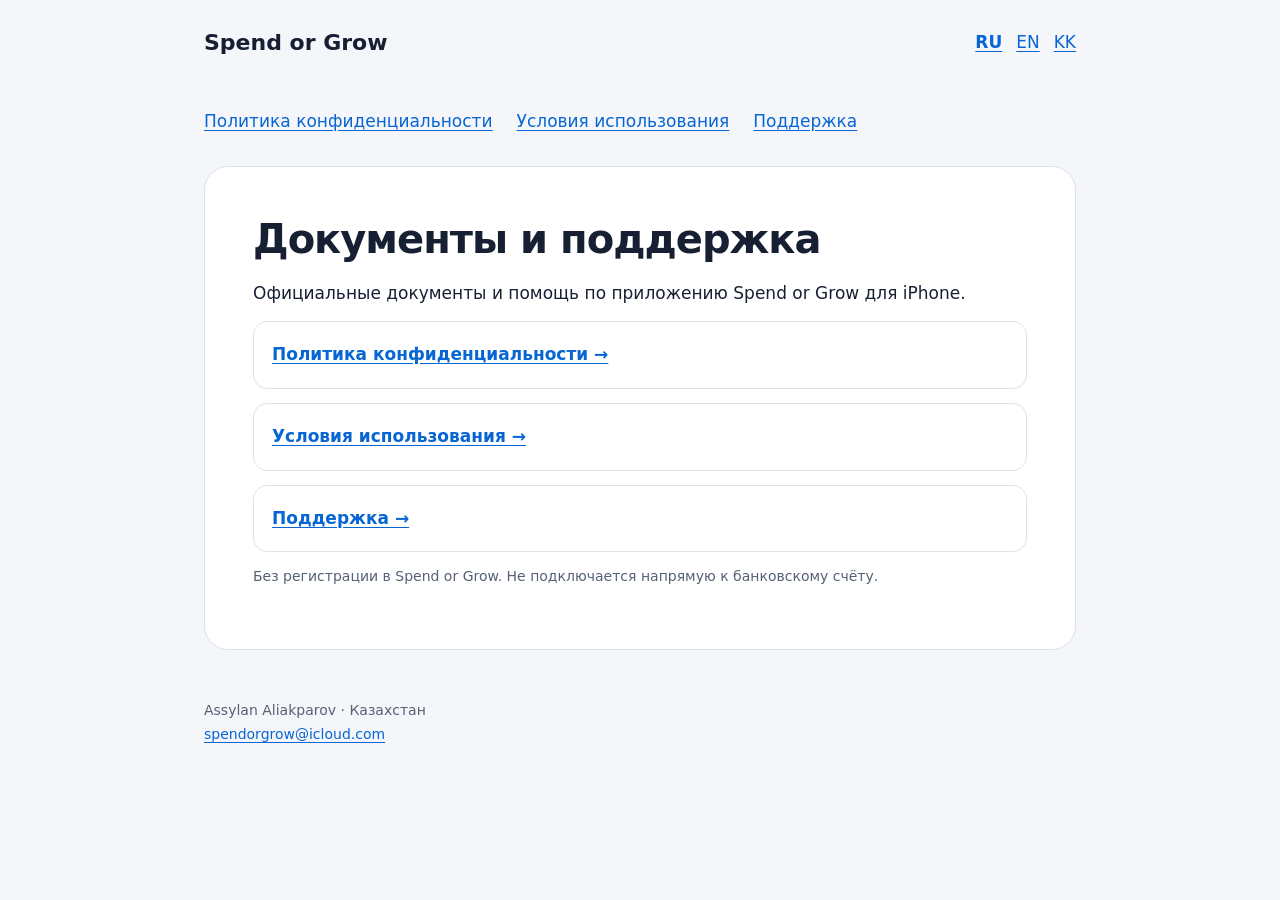
<file: index.html>
<!doctype html><html lang="ru"><head><meta charset="utf-8"><meta name="viewport" content="width=device-width, initial-scale=1"><title>Spend or Grow</title><meta http-equiv="refresh" content="0;url=ru/index.html"></head><body><a href="ru/index.html">Русский</a> · <a href="en/index.html">English</a> · <a href="kk/index.html">Қазақша</a></body></html>
</file>
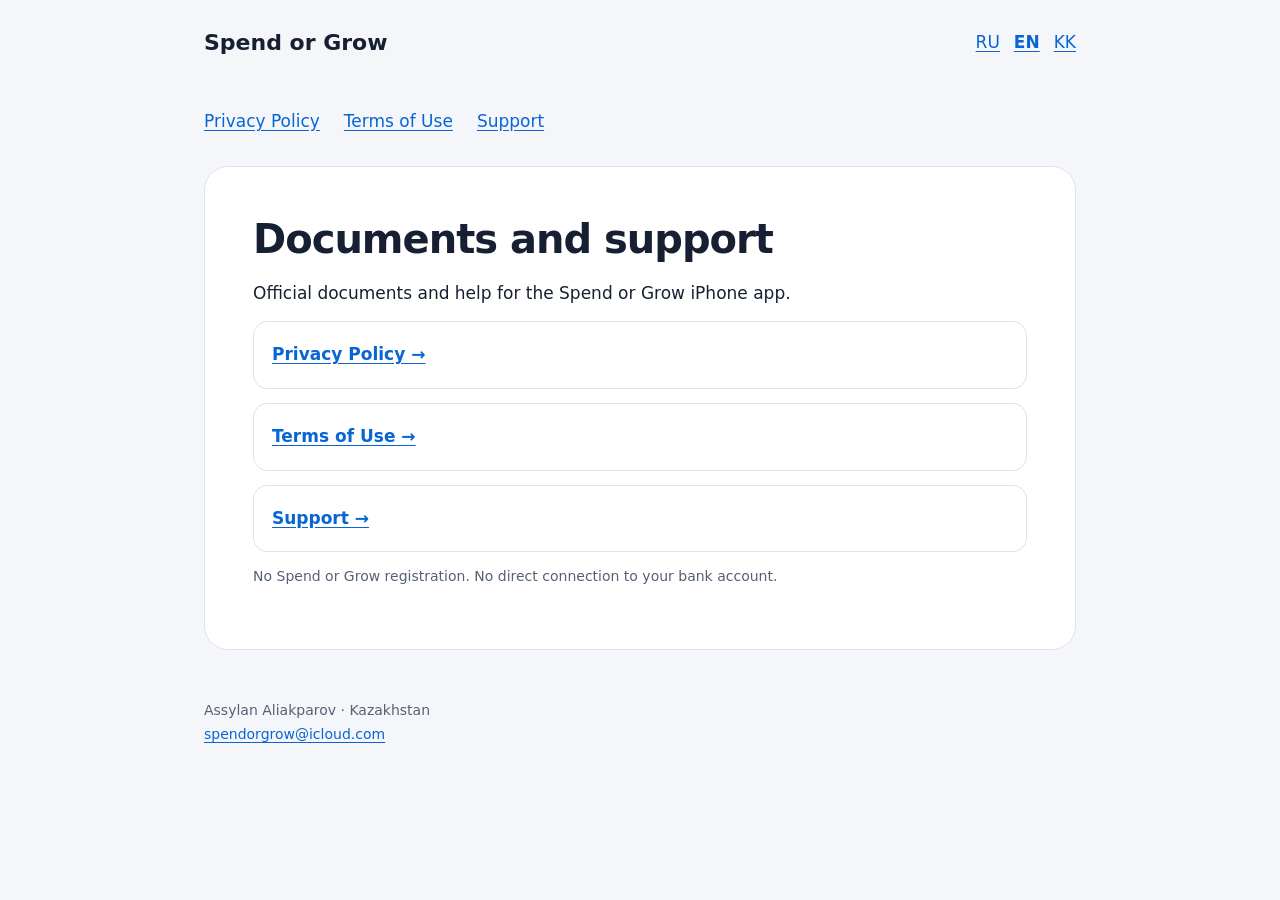
<file: en/index.html>
<!doctype html>
<html lang="en"><head><meta charset="utf-8"><meta name="viewport" content="width=device-width, initial-scale=1"><meta name="description" content="Documents and support — Spend or Grow"><title>Documents and support — Spend or Grow</title><link rel="stylesheet" href="../styles.css"></head><body><a class="skip" href="#content">Documents and support</a><header><a class="brand" href="index.html">Spend or Grow</a><div class="languages" aria-label="Language"><a lang="ru" href="../ru/index.html">RU</a><a lang="en" href="../en/index.html" aria-current="page">EN</a><a lang="kk" href="../kk/index.html">KK</a></div></header><main id="content"><nav><a href="privacy.html">Privacy Policy</a><a href="terms.html">Terms of Use</a><a href="support.html">Support</a></nav><article><h1>Documents and support</h1><p>Official documents and help for the Spend or Grow iPhone app.</p><div class="cards"><a href="privacy.html">Privacy Policy →</a><a href="terms.html">Terms of Use →</a><a href="support.html">Support →</a></div><p class="meta">No Spend or Grow registration. No direct connection to your bank account.</p></article></main><footer>Assylan Aliakparov · Kazakhstan<br><a href="mailto:spendorgrow@icloud.com">spendorgrow@icloud.com</a></footer></body></html>
</file>
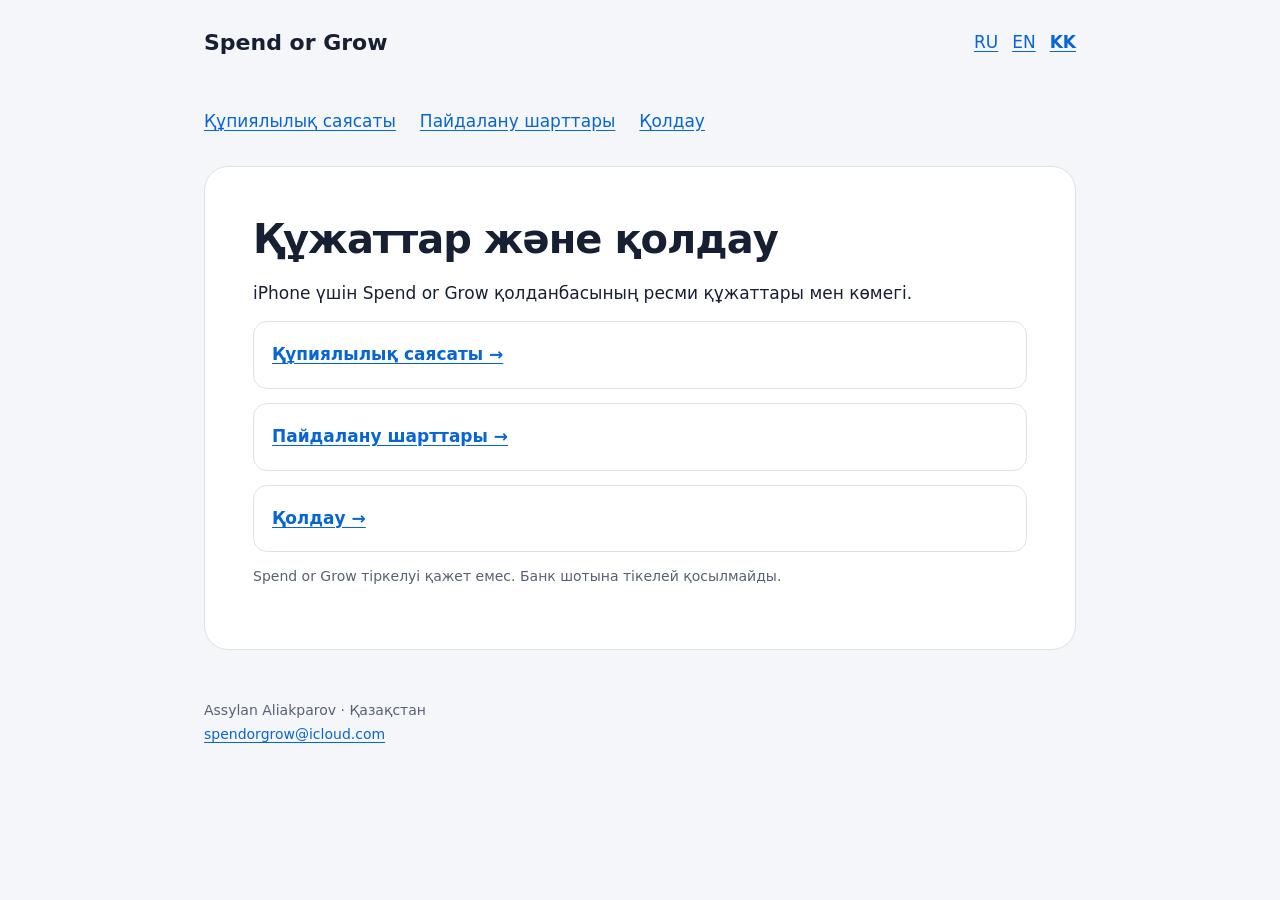
<file: kk/index.html>
<!doctype html>
<html lang="kk"><head><meta charset="utf-8"><meta name="viewport" content="width=device-width, initial-scale=1"><meta name="description" content="Құжаттар және қолдау — Spend or Grow"><title>Құжаттар және қолдау — Spend or Grow</title><link rel="stylesheet" href="../styles.css"></head><body><a class="skip" href="#content">Құжаттар және қолдау</a><header><a class="brand" href="index.html">Spend or Grow</a><div class="languages" aria-label="Language"><a lang="ru" href="../ru/index.html">RU</a><a lang="en" href="../en/index.html">EN</a><a lang="kk" href="../kk/index.html" aria-current="page">KK</a></div></header><main id="content"><nav><a href="privacy.html">Құпиялылық саясаты</a><a href="terms.html">Пайдалану шарттары</a><a href="support.html">Қолдау</a></nav><article><h1>Құжаттар және қолдау</h1><p>iPhone үшін Spend or Grow қолданбасының ресми құжаттары мен көмегі.</p><div class="cards"><a href="privacy.html">Құпиялылық саясаты →</a><a href="terms.html">Пайдалану шарттары →</a><a href="support.html">Қолдау →</a></div><p class="meta">Spend or Grow тіркелуі қажет емес. Банк шотына тікелей қосылмайды.</p></article></main><footer>Assylan Aliakparov · Қазақстан<br><a href="mailto:spendorgrow@icloud.com">spendorgrow@icloud.com</a></footer></body></html>
</file>
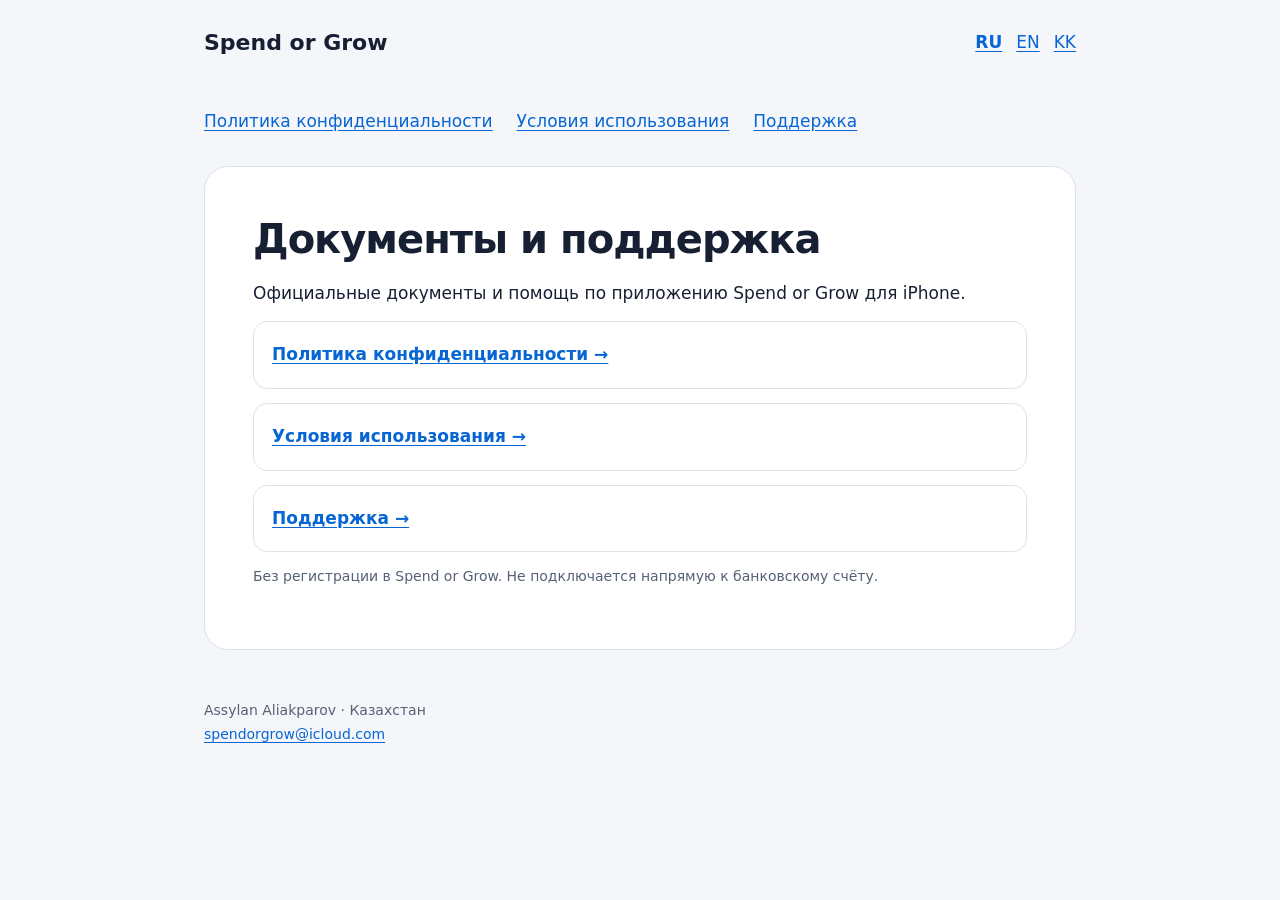
<file: ru/index.html>
<!doctype html>
<html lang="ru"><head><meta charset="utf-8"><meta name="viewport" content="width=device-width, initial-scale=1"><meta name="description" content="Документы и поддержка — Spend or Grow"><title>Документы и поддержка — Spend or Grow</title><link rel="stylesheet" href="../styles.css"></head><body><a class="skip" href="#content">Документы и поддержка</a><header><a class="brand" href="index.html">Spend or Grow</a><div class="languages" aria-label="Language"><a lang="ru" href="../ru/index.html" aria-current="page">RU</a><a lang="en" href="../en/index.html">EN</a><a lang="kk" href="../kk/index.html">KK</a></div></header><main id="content"><nav><a href="privacy.html">Политика конфиденциальности</a><a href="terms.html">Условия использования</a><a href="support.html">Поддержка</a></nav><article><h1>Документы и поддержка</h1><p>Официальные документы и помощь по приложению Spend or Grow для iPhone.</p><div class="cards"><a href="privacy.html">Политика конфиденциальности →</a><a href="terms.html">Условия использования →</a><a href="support.html">Поддержка →</a></div><p class="meta">Без регистрации в Spend or Grow. Не подключается напрямую к банковскому счёту.</p></article></main><footer>Assylan Aliakparov · Казахстан<br><a href="mailto:spendorgrow@icloud.com">spendorgrow@icloud.com</a></footer></body></html>
</file>
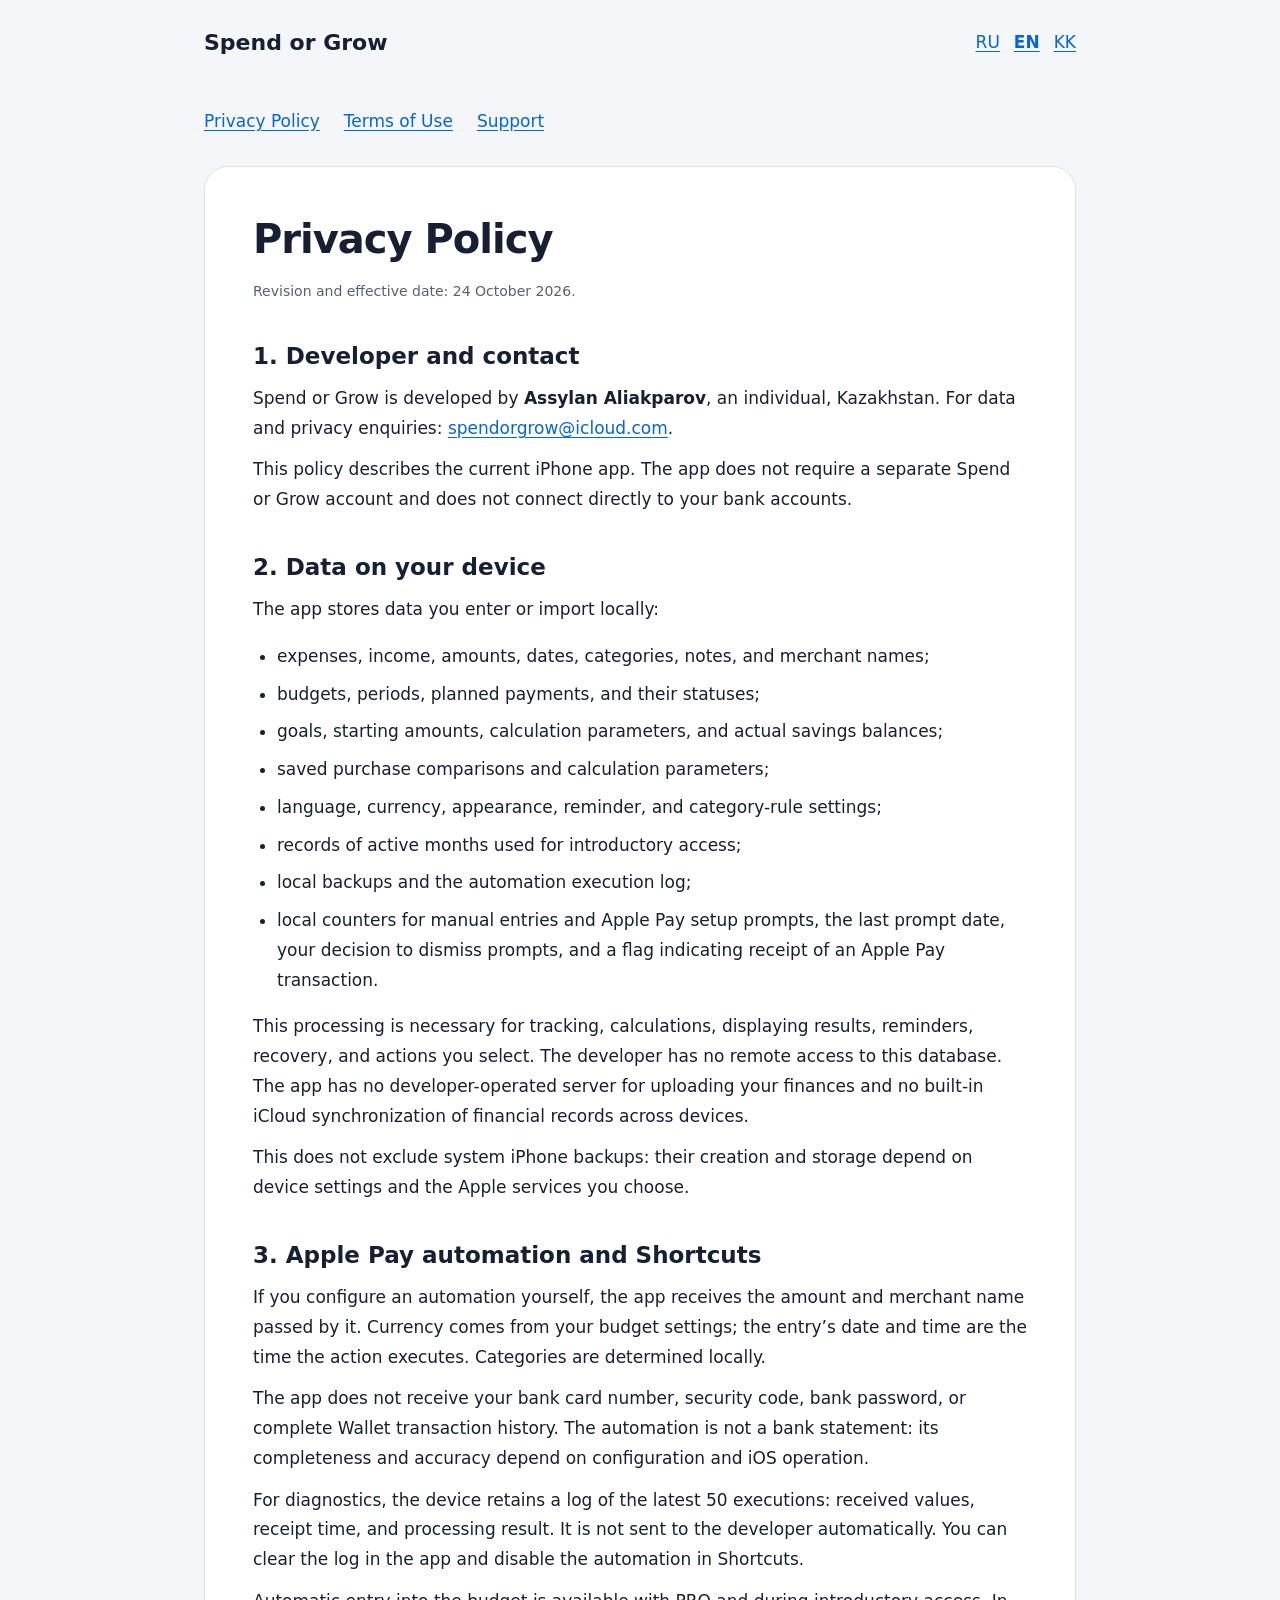
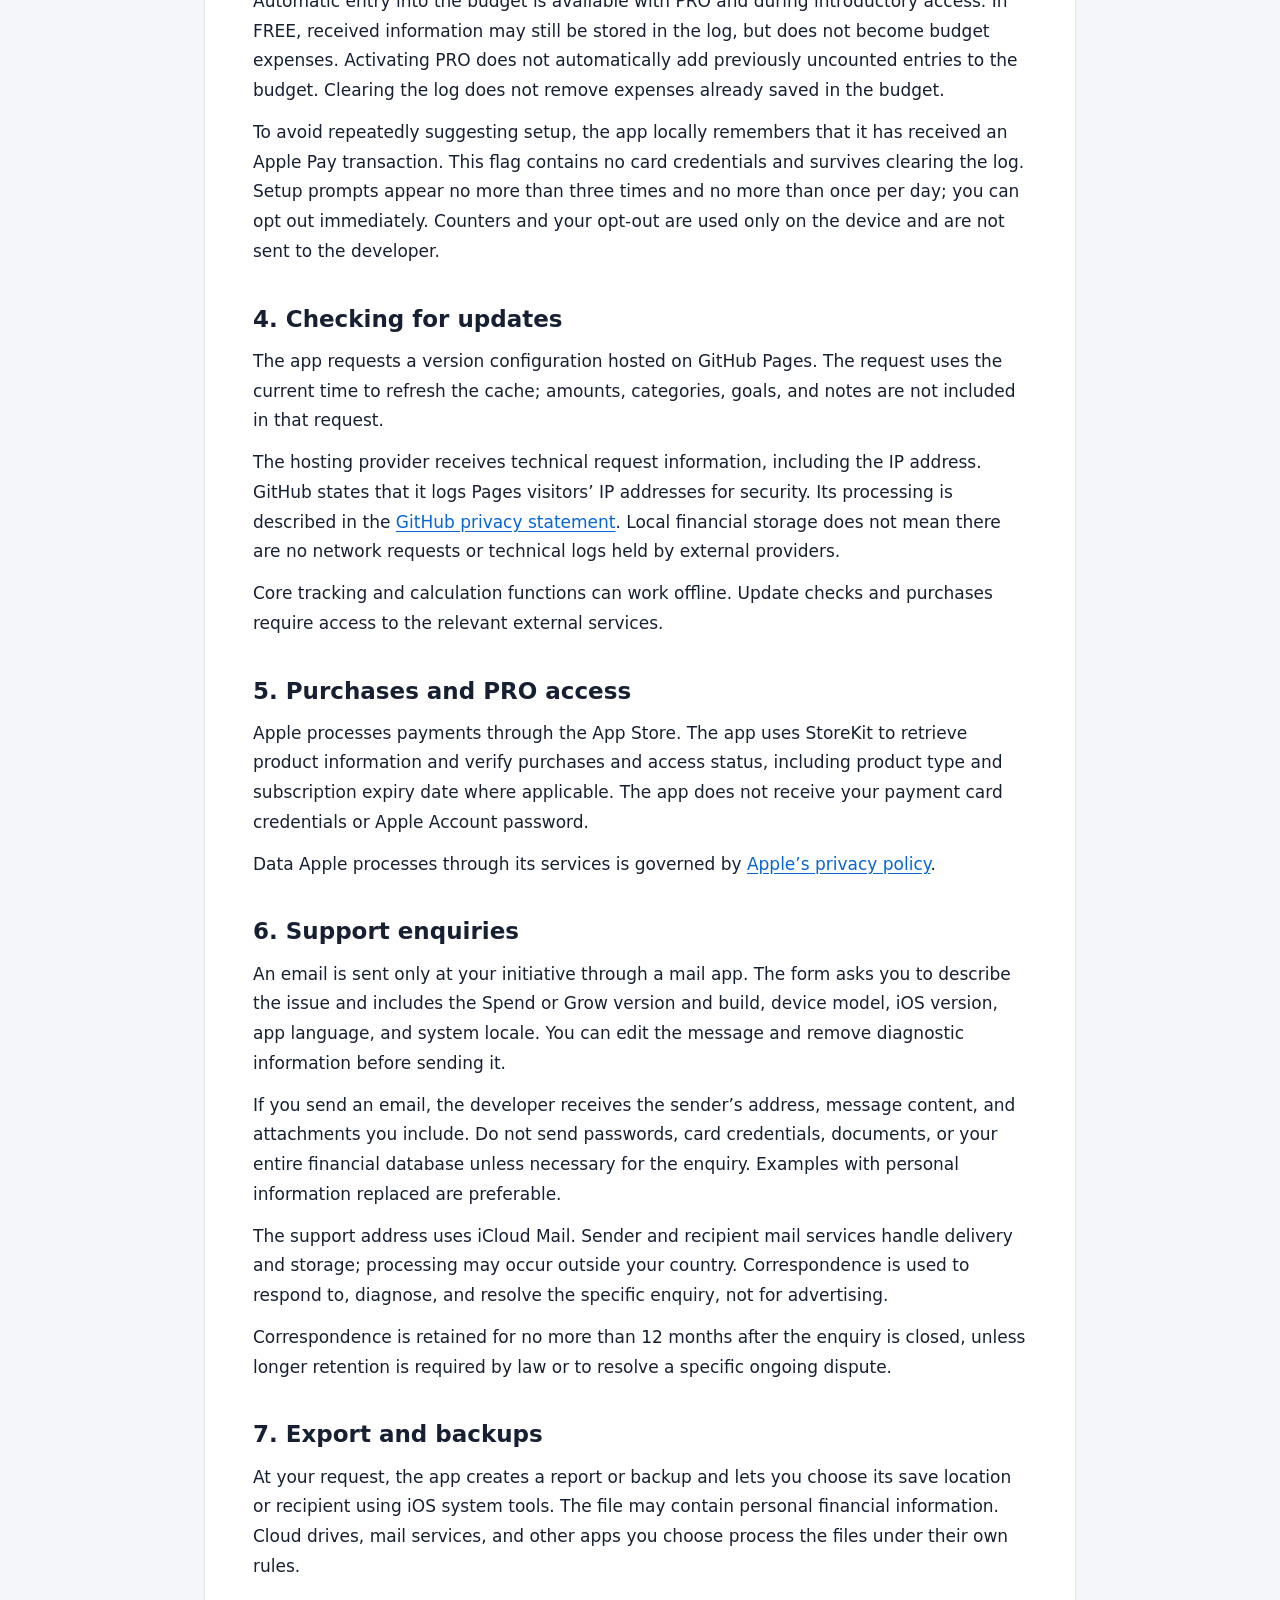
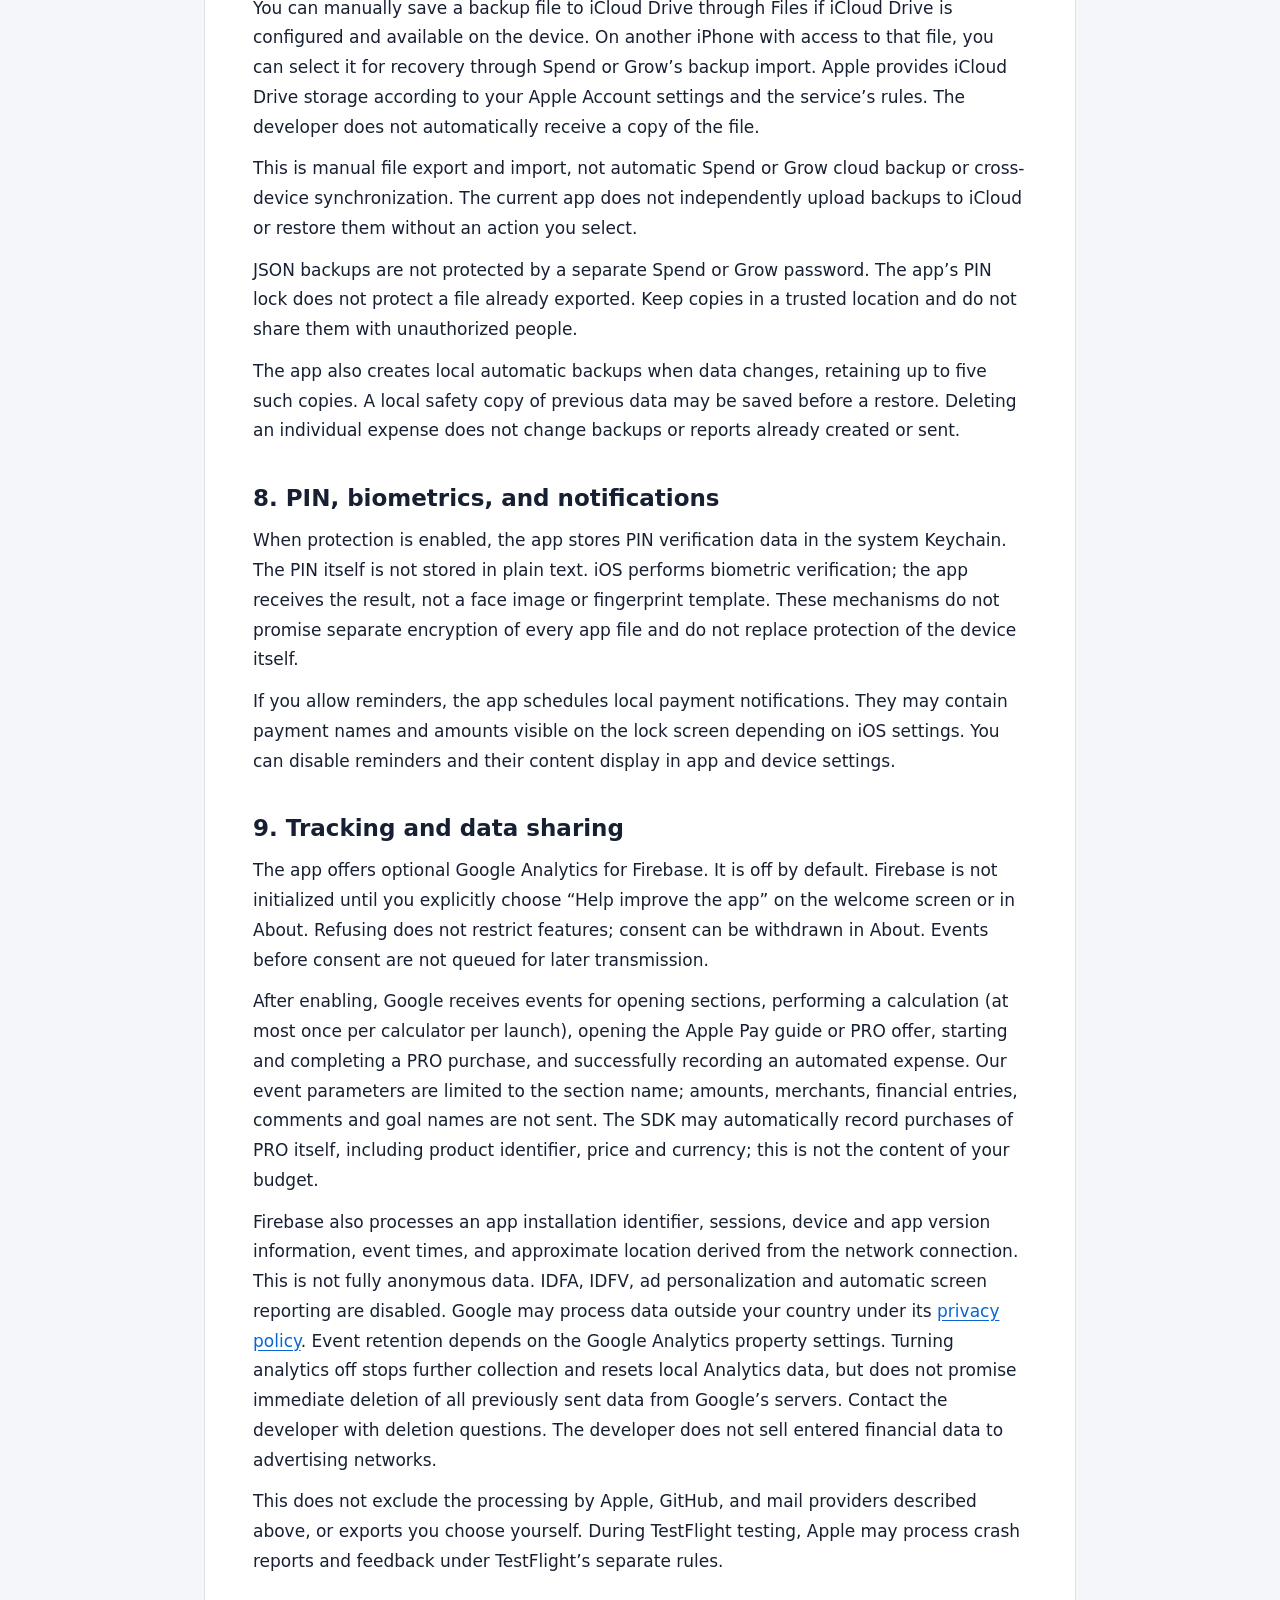
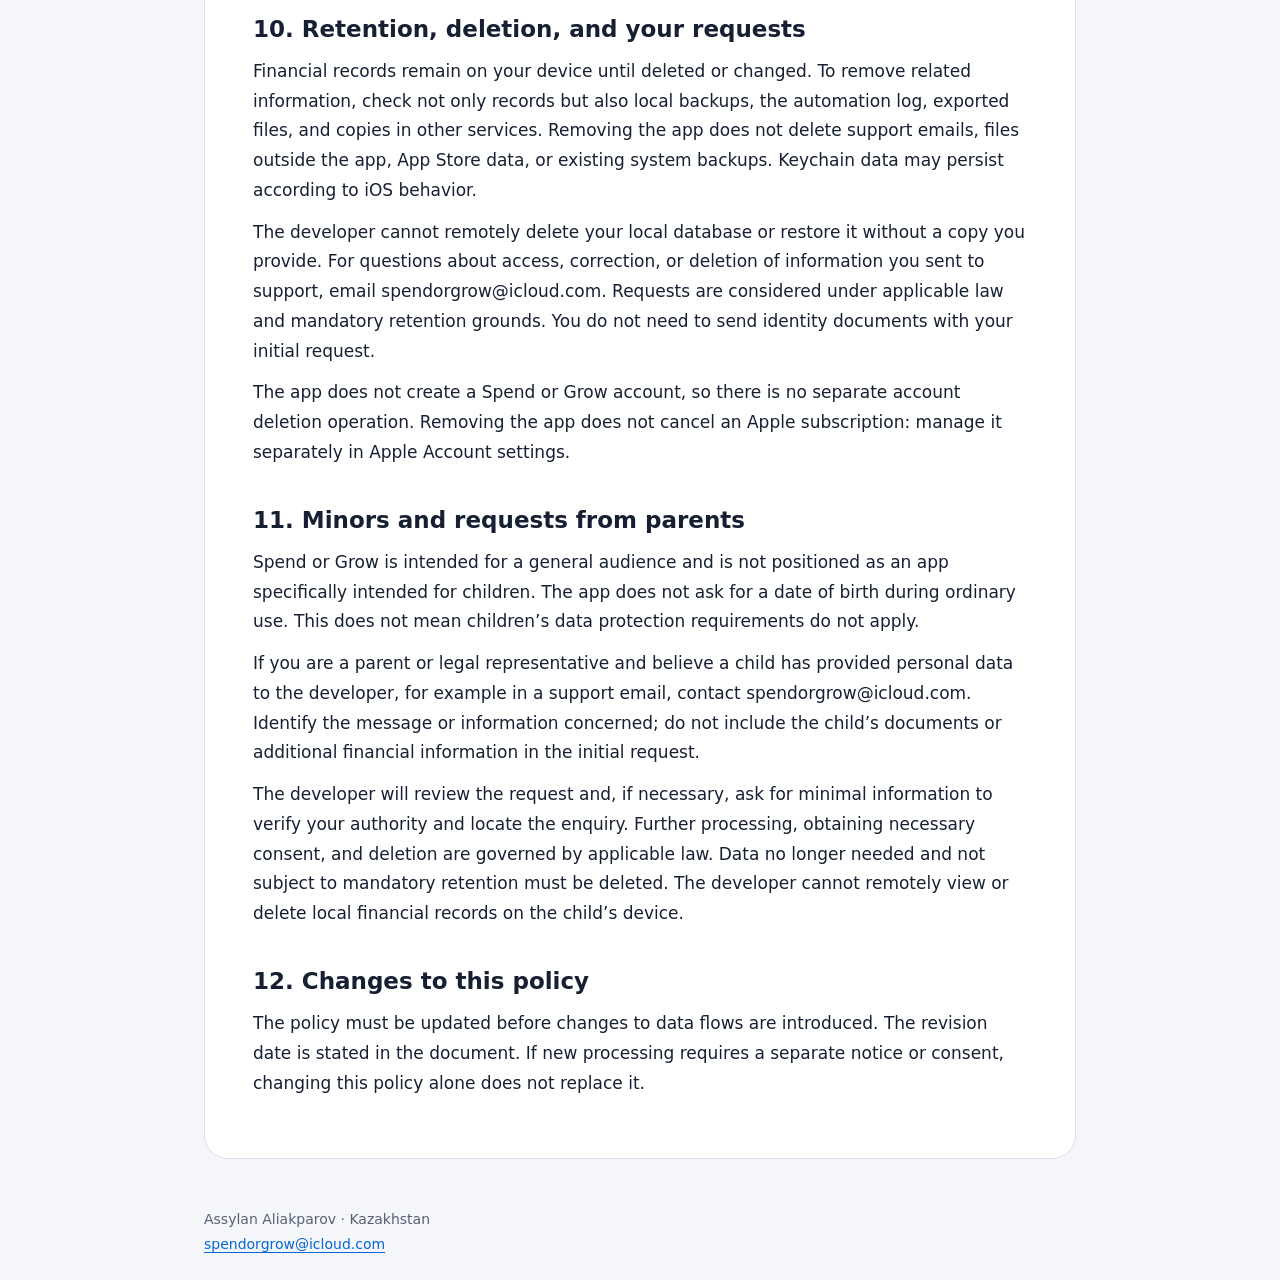
<file: en/privacy.html>
<!doctype html>
<html lang="en"><head><meta charset="utf-8"><meta name="viewport" content="width=device-width, initial-scale=1"><meta name="description" content="Privacy Policy — Spend or Grow"><title>Privacy Policy — Spend or Grow</title><link rel="stylesheet" href="../styles.css"></head><body><a class="skip" href="#content">Privacy Policy</a><header><a class="brand" href="index.html">Spend or Grow</a><div class="languages" aria-label="Language"><a lang="ru" href="../ru/privacy.html">RU</a><a lang="en" href="../en/privacy.html" aria-current="page">EN</a><a lang="kk" href="../kk/privacy.html">KK</a></div></header><main id="content"><nav><a href="privacy.html" aria-current="page">Privacy Policy</a><a href="terms.html">Terms of Use</a><a href="support.html">Support</a></nav><article><h1>Privacy Policy</h1><p class="meta">Revision and effective date: 24 October 2026.</p><h2>1. Developer and contact</h2>
<p>Spend or Grow is developed by <strong>Assylan Aliakparov</strong>, an individual, Kazakhstan. For data and privacy enquiries: <a href="mailto:spendorgrow@icloud.com">spendorgrow@icloud.com</a>.</p>
<p>This policy describes the current iPhone app. The app does not require a separate Spend or Grow account and does not connect directly to your bank accounts.</p>
<h2>2. Data on your device</h2>
<p>The app stores data you enter or import locally:</p>
<ul><li>expenses, income, amounts, dates, categories, notes, and merchant names;</li><li>budgets, periods, planned payments, and their statuses;</li><li>goals, starting amounts, calculation parameters, and actual savings balances;</li><li>saved purchase comparisons and calculation parameters;</li><li>language, currency, appearance, reminder, and category-rule settings;</li><li>records of active months used for introductory access;</li><li>local backups and the automation execution log;</li><li>local counters for manual entries and Apple Pay setup prompts, the last prompt   date, your decision to dismiss prompts, and a flag indicating receipt of an Apple Pay transaction.</li></ul>
<p>This processing is necessary for tracking, calculations, displaying results, reminders, recovery, and actions you select. The developer has no remote access to this database. The app has no developer-operated server for uploading your finances and no built-in iCloud synchronization of financial records across devices.</p>
<p>This does not exclude system iPhone backups: their creation and storage depend on device settings and the Apple services you choose.</p>
<h2>3. Apple Pay automation and Shortcuts</h2>
<p>If you configure an automation yourself, the app receives the amount and merchant name passed by it. Currency comes from your budget settings; the entry’s date and time are the time the action executes. Categories are determined locally.</p>
<p>The app does not receive your bank card number, security code, bank password, or complete Wallet transaction history. The automation is not a bank statement: its completeness and accuracy depend on configuration and iOS operation.</p>
<p>For diagnostics, the device retains a log of the latest 50 executions: received values, receipt time, and processing result. It is not sent to the developer automatically. You can clear the log in the app and disable the automation in Shortcuts.</p>
<p>Automatic entry into the budget is available with PRO and during introductory access. In FREE, received information may still be stored in the log, but does not become budget expenses. Activating PRO does not automatically add previously uncounted entries to the budget. Clearing the log does not remove expenses already saved in the budget.</p>
<p>To avoid repeatedly suggesting setup, the app locally remembers that it has received an Apple Pay transaction. This flag contains no card credentials and survives clearing the log. Setup prompts appear no more than three times and no more than once per day; you can opt out immediately. Counters and your opt-out are used only on the device and are not sent to the developer.</p>
<h2>4. Checking for updates</h2>
<p>The app requests a version configuration hosted on GitHub Pages. The request uses the current time to refresh the cache; amounts, categories, goals, and notes are not included in that request.</p>
<p>The hosting provider receives technical request information, including the IP address. GitHub states that it logs Pages visitors’ IP addresses for security. Its processing is described in the <a href="https://docs.github.com/en/site-policy/privacy-policies/github-general-privacy-statement">GitHub privacy statement</a>. Local financial storage does not mean there are no network requests or technical logs held by external providers.</p>
<p>Core tracking and calculation functions can work offline. Update checks and purchases require access to the relevant external services.</p>
<h2>5. Purchases and PRO access</h2>
<p>Apple processes payments through the App Store. The app uses StoreKit to retrieve product information and verify purchases and access status, including product type and subscription expiry date where applicable. The app does not receive your payment card credentials or Apple Account password.</p>
<p>Data Apple processes through its services is governed by <a href="https://www.apple.com/legal/privacy/">Apple’s privacy policy</a>.</p>
<h2>6. Support enquiries</h2>
<p>An email is sent only at your initiative through a mail app. The form asks you to describe the issue and includes the Spend or Grow version and build, device model, iOS version, app language, and system locale. You can edit the message and remove diagnostic information before sending it.</p>
<p>If you send an email, the developer receives the sender’s address, message content, and attachments you include. Do not send passwords, card credentials, documents, or your entire financial database unless necessary for the enquiry. Examples with personal information replaced are preferable.</p>
<p>The support address uses iCloud Mail. Sender and recipient mail services handle delivery and storage; processing may occur outside your country. Correspondence is used to respond to, diagnose, and resolve the specific enquiry, not for advertising.</p>
<p>Correspondence is retained for no more than 12 months after the enquiry is closed, unless longer retention is required by law or to resolve a specific ongoing dispute.</p>
<h2>7. Export and backups</h2>
<p>At your request, the app creates a report or backup and lets you choose its save location or recipient using iOS system tools. The file may contain personal financial information. Cloud drives, mail services, and other apps you choose process the files under their own rules.</p>
<p>You can manually save a backup file to iCloud Drive through Files if iCloud Drive is configured and available on the device. On another iPhone with access to that file, you can select it for recovery through Spend or Grow’s backup import. Apple provides iCloud Drive storage according to your Apple Account settings and the service’s rules. The developer does not automatically receive a copy of the file.</p>
<p>This is manual file export and import, not automatic Spend or Grow cloud backup or cross-device synchronization. The current app does not independently upload backups to iCloud or restore them without an action you select.</p>
<p>JSON backups are not protected by a separate Spend or Grow password. The app’s PIN lock does not protect a file already exported. Keep copies in a trusted location and do not share them with unauthorized people.</p>
<p>The app also creates local automatic backups when data changes, retaining up to five such copies. A local safety copy of previous data may be saved before a restore. Deleting an individual expense does not change backups or reports already created or sent.</p>
<h2>8. PIN, biometrics, and notifications</h2>
<p>When protection is enabled, the app stores PIN verification data in the system Keychain. The PIN itself is not stored in plain text. iOS performs biometric verification; the app receives the result, not a face image or fingerprint template. These mechanisms do not promise separate encryption of every app file and do not replace protection of the device itself.</p>
<p>If you allow reminders, the app schedules local payment notifications. They may contain payment names and amounts visible on the lock screen depending on iOS settings. You can disable reminders and their content display in app and device settings.</p>
<h2>9. Tracking and data sharing</h2>
<p>The app offers optional Google Analytics for Firebase. It is off by default. Firebase is not initialized until you explicitly choose “Help improve the app” on the welcome screen or in About. Refusing does not restrict features; consent can be withdrawn in About. Events before consent are not queued for later transmission.</p>
<p>After enabling, Google receives events for opening sections, performing a calculation (at most once per calculator per launch), opening the Apple Pay guide or PRO offer, starting and completing a PRO purchase, and successfully recording an automated expense. Our event parameters are limited to the section name; amounts, merchants, financial entries, comments and goal names are not sent. The SDK may automatically record purchases of PRO itself, including product identifier, price and currency; this is not the content of your budget.</p>
<p>Firebase also processes an app installation identifier, sessions, device and app version information, event times, and approximate location derived from the network connection. This is not fully anonymous data. IDFA, IDFV, ad personalization and automatic screen reporting are disabled. Google may process data outside your country under its <a href="https://policies.google.com/privacy">privacy policy</a>. Event retention depends on the Google Analytics property settings. Turning analytics off stops further collection and resets local Analytics data, but does not promise immediate deletion of all previously sent data from Google’s servers. Contact the developer with deletion questions. The developer does not sell entered financial data to advertising networks.</p>
<p>This does not exclude the processing by Apple, GitHub, and mail providers described above, or exports you choose yourself. During TestFlight testing, Apple may process crash reports and feedback under TestFlight’s separate rules.</p>
<h2>10. Retention, deletion, and your requests</h2>
<p>Financial records remain on your device until deleted or changed. To remove related information, check not only records but also local backups, the automation log, exported files, and copies in other services. Removing the app does not delete support emails, files outside the app, App Store data, or existing system backups. Keychain data may persist according to iOS behavior.</p>
<p>The developer cannot remotely delete your local database or restore it without a copy you provide. For questions about access, correction, or deletion of information you sent to support, email spendorgrow@icloud.com. Requests are considered under applicable law and mandatory retention grounds. You do not need to send identity documents with your initial request.</p>
<p>The app does not create a Spend or Grow account, so there is no separate account deletion operation. Removing the app does not cancel an Apple subscription: manage it separately in Apple Account settings.</p>
<h2>11. Minors and requests from parents</h2>
<p>Spend or Grow is intended for a general audience and is not positioned as an app specifically intended for children. The app does not ask for a date of birth during ordinary use. This does not mean children’s data protection requirements do not apply.</p>
<p>If you are a parent or legal representative and believe a child has provided personal data to the developer, for example in a support email, contact spendorgrow@icloud.com. Identify the message or information concerned; do not include the child’s documents or additional financial information in the initial request.</p>
<p>The developer will review the request and, if necessary, ask for minimal information to verify your authority and locate the enquiry. Further processing, obtaining necessary consent, and deletion are governed by applicable law. Data no longer needed and not subject to mandatory retention must be deleted. The developer cannot remotely view or delete local financial records on the child’s device.</p>
<h2>12. Changes to this policy</h2>
<p>The policy must be updated before changes to data flows are introduced. The revision date is stated in the document. If new processing requires a separate notice or consent, changing this policy alone does not replace it.</p></article></main><footer>Assylan Aliakparov · Kazakhstan<br><a href="mailto:spendorgrow@icloud.com">spendorgrow@icloud.com</a></footer></body></html>
</file>
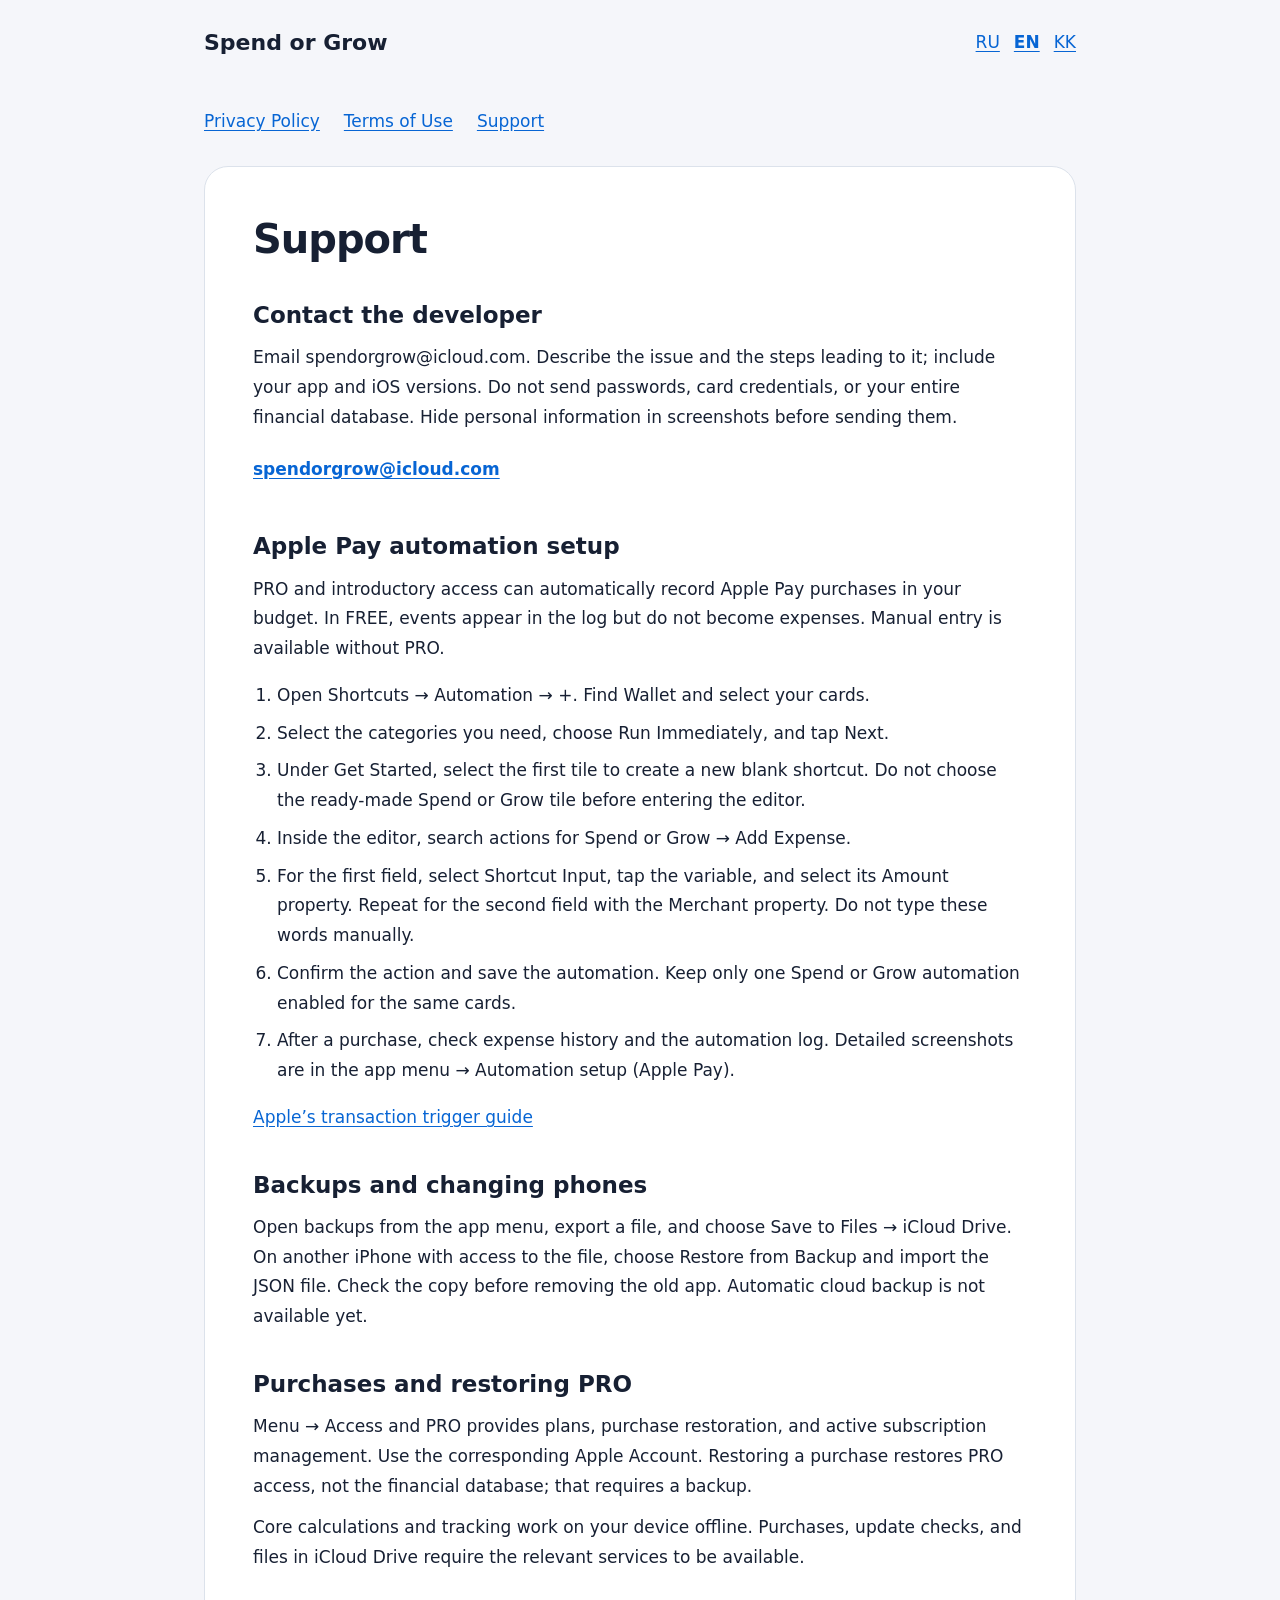
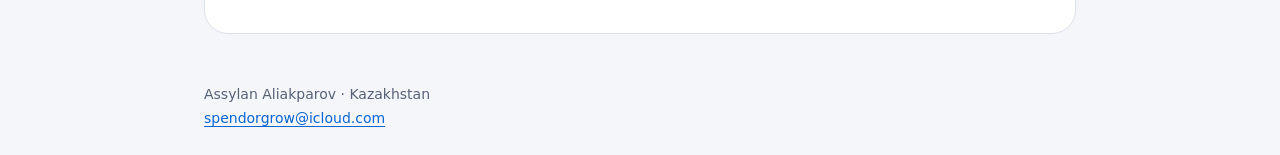
<file: en/support.html>
<!doctype html>
<html lang="en"><head><meta charset="utf-8"><meta name="viewport" content="width=device-width, initial-scale=1"><meta name="description" content="Support — Spend or Grow"><title>Support — Spend or Grow</title><link rel="stylesheet" href="../styles.css"></head><body><a class="skip" href="#content">Support</a><header><a class="brand" href="index.html">Spend or Grow</a><div class="languages" aria-label="Language"><a lang="ru" href="../ru/support.html">RU</a><a lang="en" href="../en/support.html" aria-current="page">EN</a><a lang="kk" href="../kk/support.html">KK</a></div></header><main id="content"><nav><a href="privacy.html">Privacy Policy</a><a href="terms.html">Terms of Use</a><a href="support.html" aria-current="page">Support</a></nav><article><h1>Support</h1><h2>Contact the developer</h2><p>Email spendorgrow@icloud.com. Describe the issue and the steps leading to it; include your app and iOS versions. Do not send passwords, card credentials, or your entire financial database. Hide personal information in screenshots before sending them.</p><a class="email" href="mailto:spendorgrow@icloud.com">spendorgrow@icloud.com</a><h2>Apple Pay automation setup</h2><p>PRO and introductory access can automatically record Apple Pay purchases in your budget. In FREE, events appear in the log but do not become expenses. Manual entry is available without PRO.</p><ol><li>Open Shortcuts → Automation → +. Find Wallet and select your cards.</li><li>Select the categories you need, choose Run Immediately, and tap Next.</li><li>Under Get Started, select the first tile to create a new blank shortcut. Do not choose the ready-made Spend or Grow tile before entering the editor.</li><li>Inside the editor, search actions for Spend or Grow → Add Expense.</li><li>For the first field, select Shortcut Input, tap the variable, and select its Amount property. Repeat for the second field with the Merchant property. Do not type these words manually.</li><li>Confirm the action and save the automation. Keep only one Spend or Grow automation enabled for the same cards.</li><li>After a purchase, check expense history and the automation log. Detailed screenshots are in the app menu → Automation setup (Apple Pay).</li></ol><p><a href="https://support.apple.com/guide/shortcuts/apd65c67538a/ios">Apple’s transaction trigger guide</a></p><h2>Backups and changing phones</h2><p>Open backups from the app menu, export a file, and choose Save to Files → iCloud Drive. On another iPhone with access to the file, choose Restore from Backup and import the JSON file. Check the copy before removing the old app. Automatic cloud backup is not available yet.</p><h2>Purchases and restoring PRO</h2><p>Menu → Access and PRO provides plans, purchase restoration, and active subscription management. Use the corresponding Apple Account. Restoring a purchase restores PRO access, not the financial database; that requires a backup.</p><p>Core calculations and tracking work on your device offline. Purchases, update checks, and files in iCloud Drive require the relevant services to be available.</p></article></main><footer>Assylan Aliakparov · Kazakhstan<br><a href="mailto:spendorgrow@icloud.com">spendorgrow@icloud.com</a></footer></body></html>
</file>
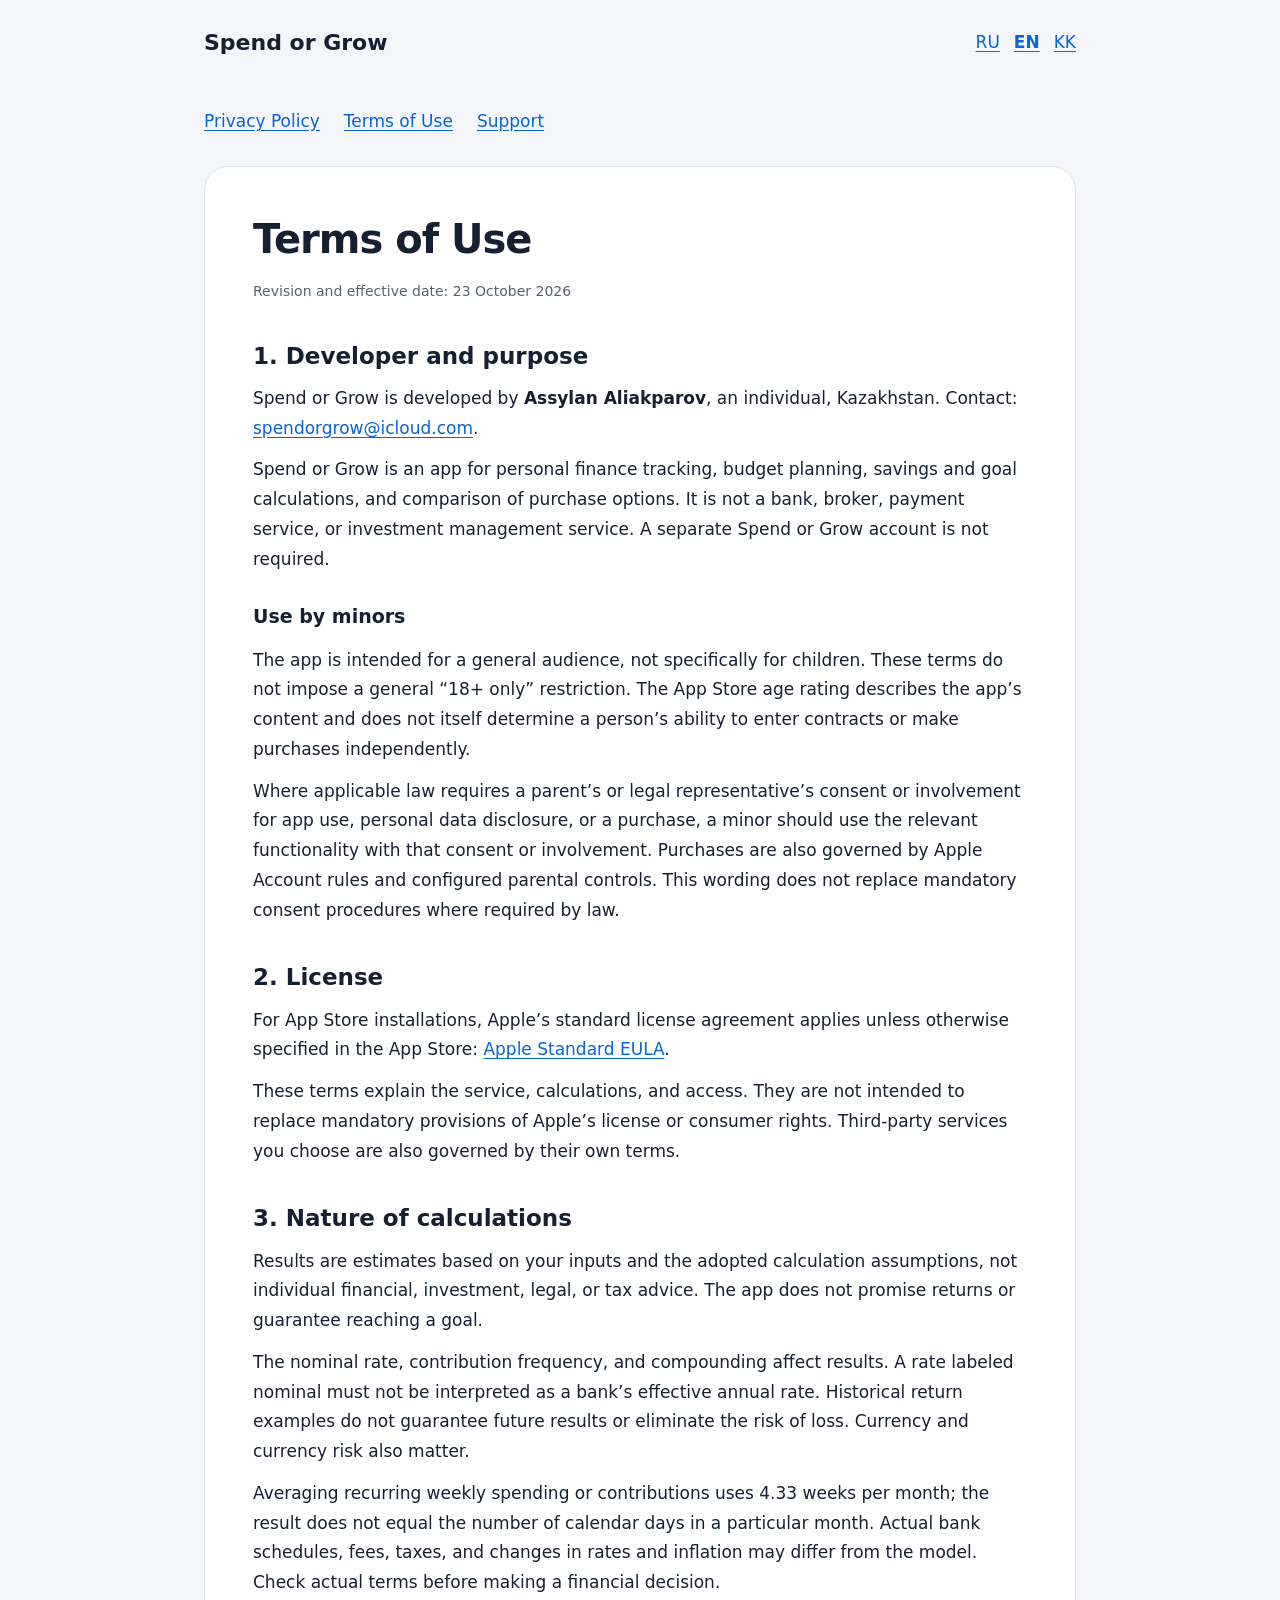
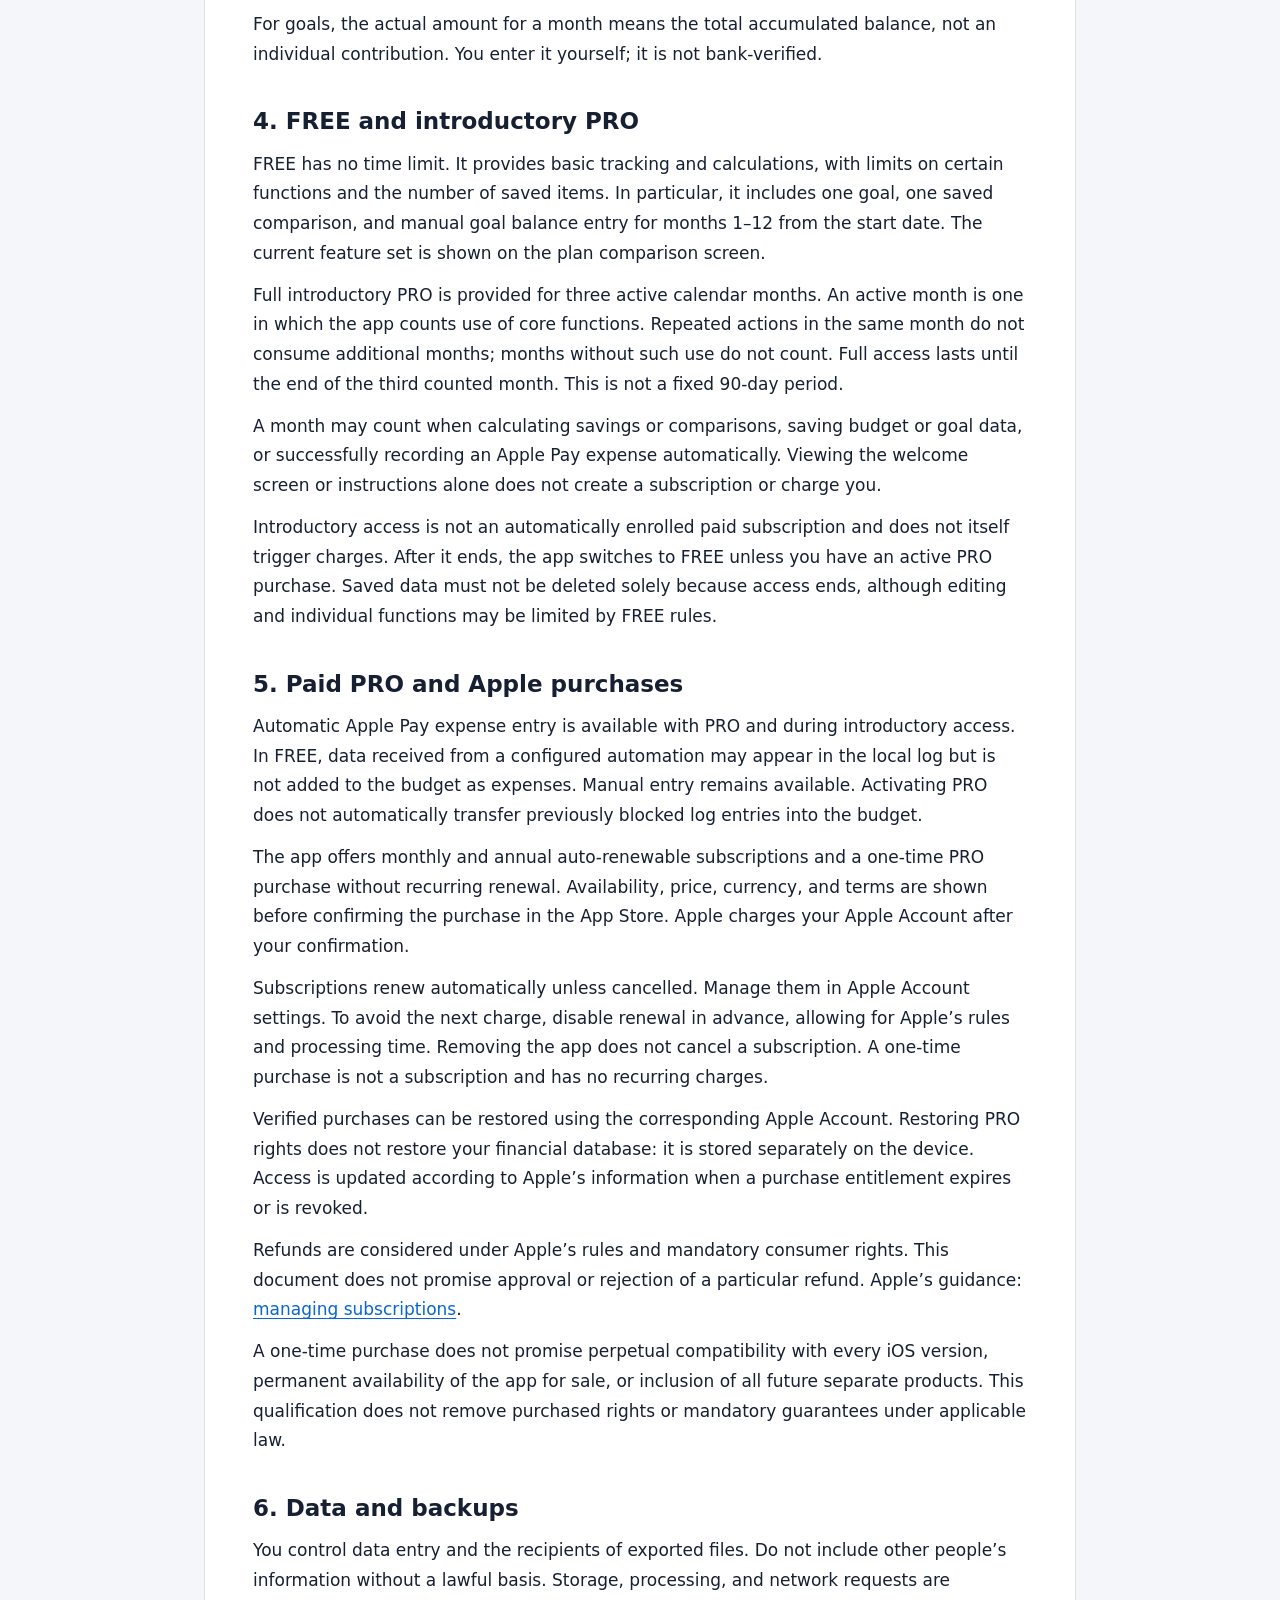
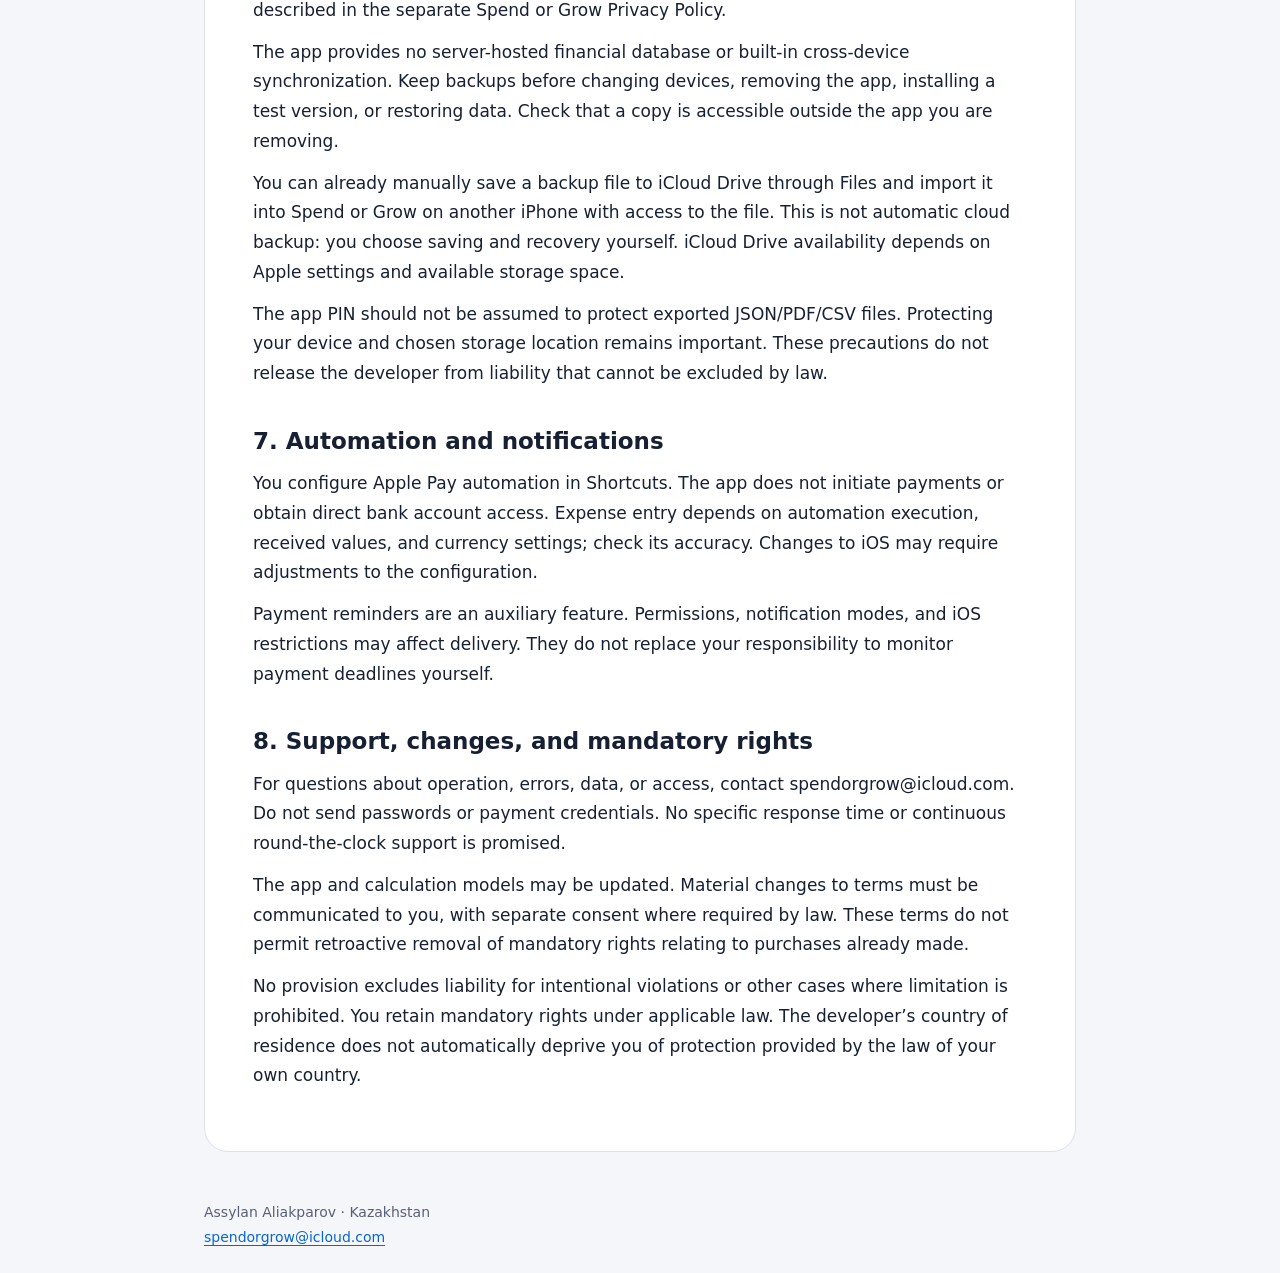
<file: en/terms.html>
<!doctype html>
<html lang="en"><head><meta charset="utf-8"><meta name="viewport" content="width=device-width, initial-scale=1"><meta name="description" content="Terms of Use — Spend or Grow"><title>Terms of Use — Spend or Grow</title><link rel="stylesheet" href="../styles.css"></head><body><a class="skip" href="#content">Terms of Use</a><header><a class="brand" href="index.html">Spend or Grow</a><div class="languages" aria-label="Language"><a lang="ru" href="../ru/terms.html">RU</a><a lang="en" href="../en/terms.html" aria-current="page">EN</a><a lang="kk" href="../kk/terms.html">KK</a></div></header><main id="content"><nav><a href="privacy.html">Privacy Policy</a><a href="terms.html" aria-current="page">Terms of Use</a><a href="support.html">Support</a></nav><article><h1>Terms of Use</h1><p class="meta">Revision and effective date: 23 October 2026</p><h2>1. Developer and purpose</h2>
<p>Spend or Grow is developed by <strong>Assylan Aliakparov</strong>, an individual, Kazakhstan. Contact: <a href="mailto:spendorgrow@icloud.com">spendorgrow@icloud.com</a>.</p>
<p>Spend or Grow is an app for personal finance tracking, budget planning, savings and goal calculations, and comparison of purchase options. It is not a bank, broker, payment service, or investment management service. A separate Spend or Grow account is not required.</p>
<h3>Use by minors</h3>
<p>The app is intended for a general audience, not specifically for children. These terms do not impose a general “18+ only” restriction. The App Store age rating describes the app’s content and does not itself determine a person’s ability to enter contracts or make purchases independently.</p>
<p>Where applicable law requires a parent’s or legal representative’s consent or involvement for app use, personal data disclosure, or a purchase, a minor should use the relevant functionality with that consent or involvement. Purchases are also governed by Apple Account rules and configured parental controls. This wording does not replace mandatory consent procedures where required by law.</p>
<h2>2. License</h2>
<p>For App Store installations, Apple’s standard license agreement applies unless otherwise specified in the App Store: <a href="https://www.apple.com/legal/internet-services/itunes/dev/stdeula/">Apple Standard EULA</a>.</p>
<p>These terms explain the service, calculations, and access. They are not intended to replace mandatory provisions of Apple’s license or consumer rights. Third-party services you choose are also governed by their own terms.</p>
<h2>3. Nature of calculations</h2>
<p>Results are estimates based on your inputs and the adopted calculation assumptions, not individual financial, investment, legal, or tax advice. The app does not promise returns or guarantee reaching a goal.</p>
<p>The nominal rate, contribution frequency, and compounding affect results. A rate labeled nominal must not be interpreted as a bank’s effective annual rate. Historical return examples do not guarantee future results or eliminate the risk of loss. Currency and currency risk also matter.</p>
<p>Averaging recurring weekly spending or contributions uses 4.33 weeks per month; the result does not equal the number of calendar days in a particular month. Actual bank schedules, fees, taxes, and changes in rates and inflation may differ from the model. Check actual terms before making a financial decision.</p>
<p>For goals, the actual amount for a month means the total accumulated balance, not an individual contribution. You enter it yourself; it is not bank-verified.</p>
<h2>4. FREE and introductory PRO</h2>
<p>FREE has no time limit. It provides basic tracking and calculations, with limits on certain functions and the number of saved items. In particular, it includes one goal, one saved comparison, and manual goal balance entry for months 1–12 from the start date. The current feature set is shown on the plan comparison screen.</p>
<p>Full introductory PRO is provided for three active calendar months. An active month is one in which the app counts use of core functions. Repeated actions in the same month do not consume additional months; months without such use do not count. Full access lasts until the end of the third counted month. This is not a fixed 90-day period.</p>
<p>A month may count when calculating savings or comparisons, saving budget or goal data, or successfully recording an Apple Pay expense automatically. Viewing the welcome screen or instructions alone does not create a subscription or charge you.</p>
<p>Introductory access is not an automatically enrolled paid subscription and does not itself trigger charges. After it ends, the app switches to FREE unless you have an active PRO purchase. Saved data must not be deleted solely because access ends, although editing and individual functions may be limited by FREE rules.</p>
<h2>5. Paid PRO and Apple purchases</h2>
<p>Automatic Apple Pay expense entry is available with PRO and during introductory access. In FREE, data received from a configured automation may appear in the local log but is not added to the budget as expenses. Manual entry remains available. Activating PRO does not automatically transfer previously blocked log entries into the budget.</p>
<p>The app offers monthly and annual auto-renewable subscriptions and a one-time PRO purchase without recurring renewal. Availability, price, currency, and terms are shown before confirming the purchase in the App Store. Apple charges your Apple Account after your confirmation.</p>
<p>Subscriptions renew automatically unless cancelled. Manage them in Apple Account settings. To avoid the next charge, disable renewal in advance, allowing for Apple’s rules and processing time. Removing the app does not cancel a subscription. A one-time purchase is not a subscription and has no recurring charges.</p>
<p>Verified purchases can be restored using the corresponding Apple Account. Restoring PRO rights does not restore your financial database: it is stored separately on the device. Access is updated according to Apple’s information when a purchase entitlement expires or is revoked.</p>
<p>Refunds are considered under Apple’s rules and mandatory consumer rights. This document does not promise approval or rejection of a particular refund. Apple’s guidance: <a href="https://support.apple.com/118428">managing subscriptions</a>.</p>
<p>A one-time purchase does not promise perpetual compatibility with every iOS version, permanent availability of the app for sale, or inclusion of all future separate products. This qualification does not remove purchased rights or mandatory guarantees under applicable law.</p>
<h2>6. Data and backups</h2>
<p>You control data entry and the recipients of exported files. Do not include other people’s information without a lawful basis. Storage, processing, and network requests are described in the separate Spend or Grow Privacy Policy.</p>
<p>The app provides no server-hosted financial database or built-in cross-device synchronization. Keep backups before changing devices, removing the app, installing a test version, or restoring data. Check that a copy is accessible outside the app you are removing.</p>
<p>You can already manually save a backup file to iCloud Drive through Files and import it into Spend or Grow on another iPhone with access to the file. This is not automatic cloud backup: you choose saving and recovery yourself. iCloud Drive availability depends on Apple settings and available storage space.</p>
<p>The app PIN should not be assumed to protect exported JSON/PDF/CSV files. Protecting your device and chosen storage location remains important. These precautions do not release the developer from liability that cannot be excluded by law.</p>
<h2>7. Automation and notifications</h2>
<p>You configure Apple Pay automation in Shortcuts. The app does not initiate payments or obtain direct bank account access. Expense entry depends on automation execution, received values, and currency settings; check its accuracy. Changes to iOS may require adjustments to the configuration.</p>
<p>Payment reminders are an auxiliary feature. Permissions, notification modes, and iOS restrictions may affect delivery. They do not replace your responsibility to monitor payment deadlines yourself.</p>
<h2>8. Support, changes, and mandatory rights</h2>
<p>For questions about operation, errors, data, or access, contact spendorgrow@icloud.com. Do not send passwords or payment credentials. No specific response time or continuous round-the-clock support is promised.</p>
<p>The app and calculation models may be updated. Material changes to terms must be communicated to you, with separate consent where required by law. These terms do not permit retroactive removal of mandatory rights relating to purchases already made.</p>
<p>No provision excludes liability for intentional violations or other cases where limitation is prohibited. You retain mandatory rights under applicable law. The developer’s country of residence does not automatically deprive you of protection provided by the law of your own country.</p></article></main><footer>Assylan Aliakparov · Kazakhstan<br><a href="mailto:spendorgrow@icloud.com">spendorgrow@icloud.com</a></footer></body></html>
</file>
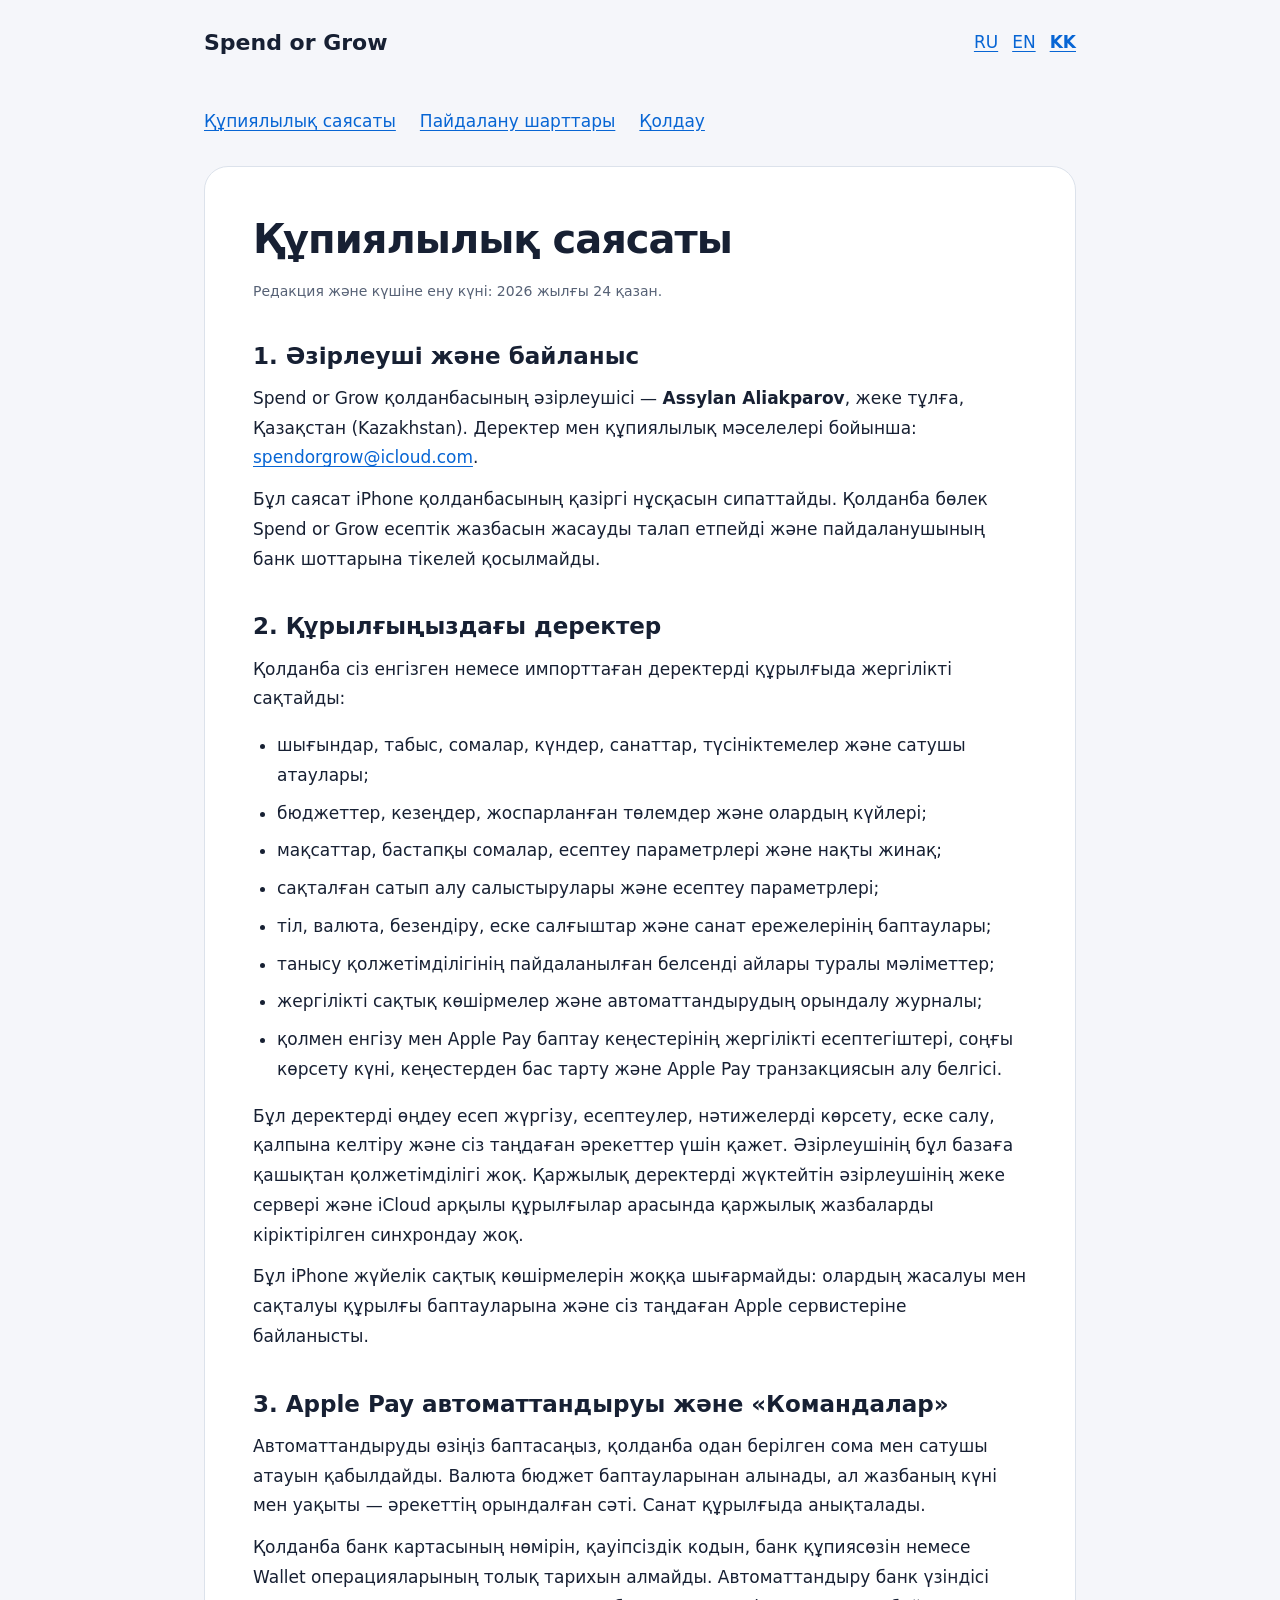
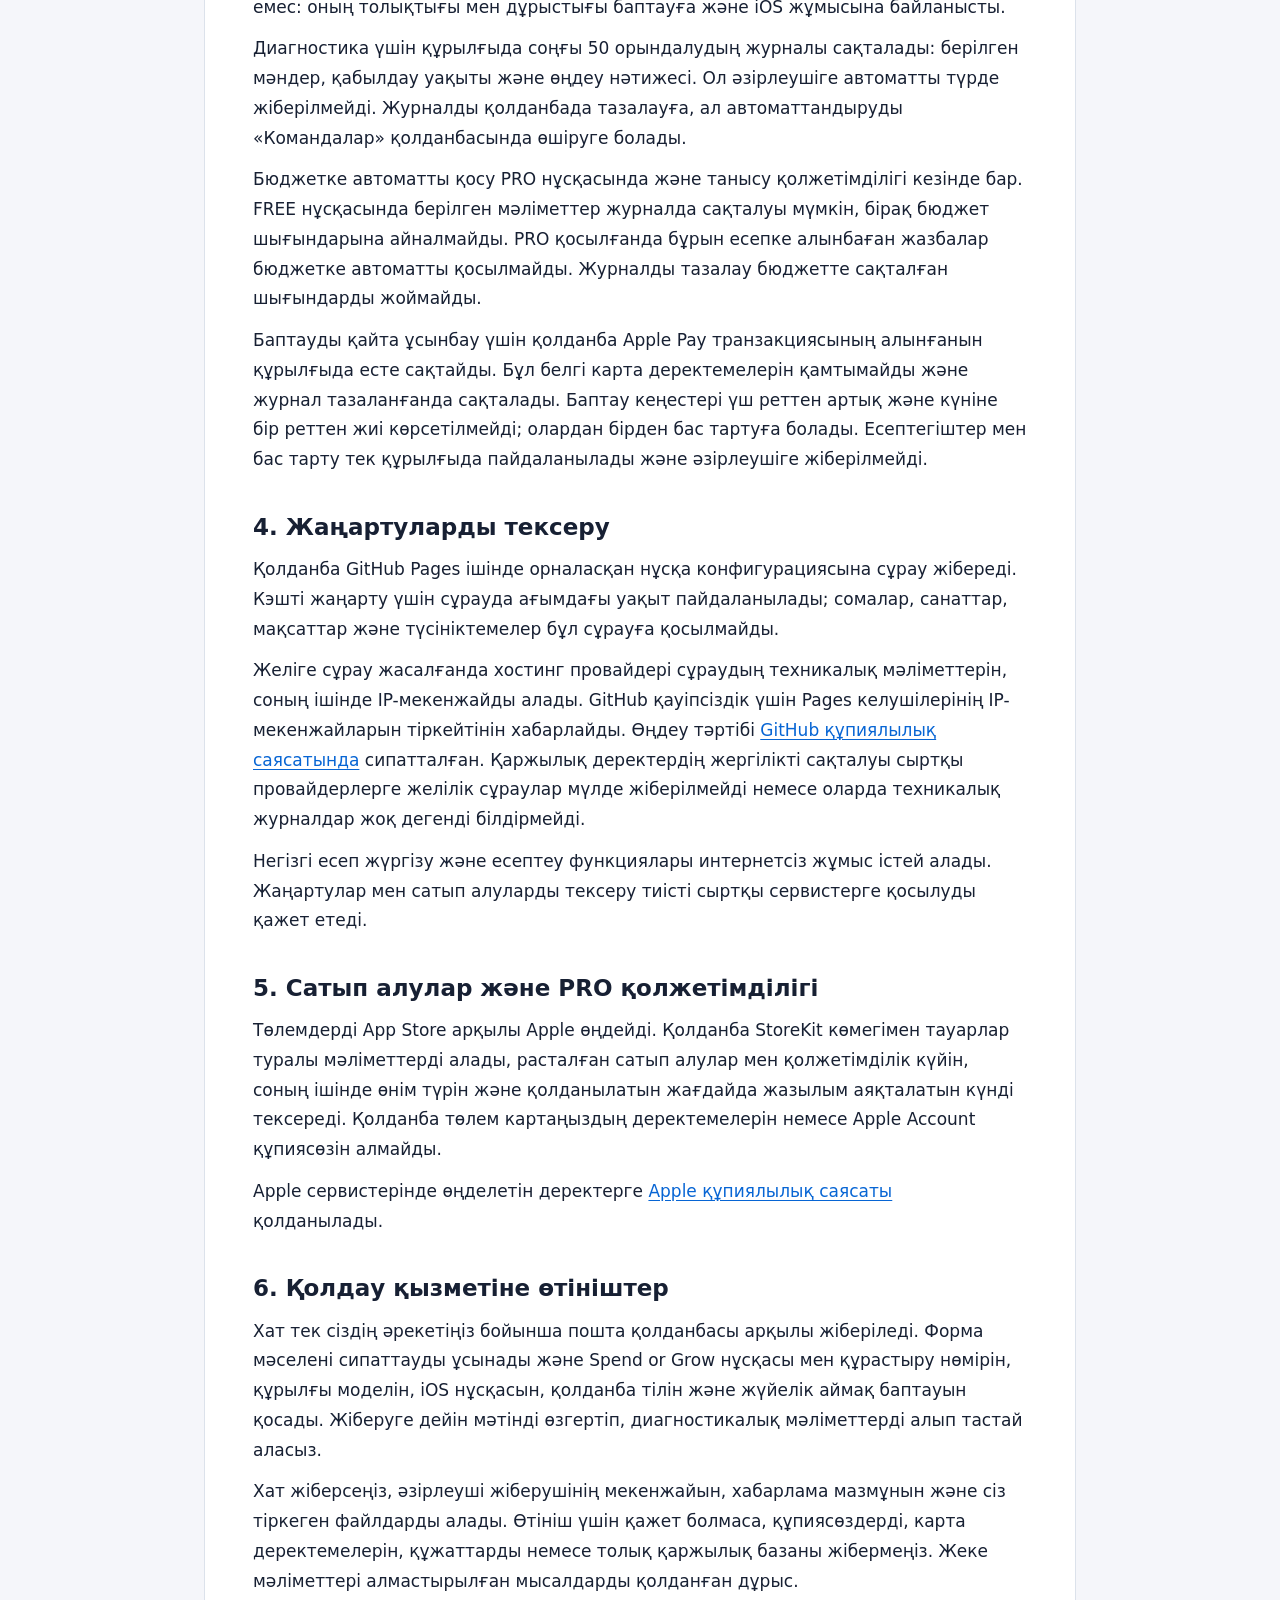
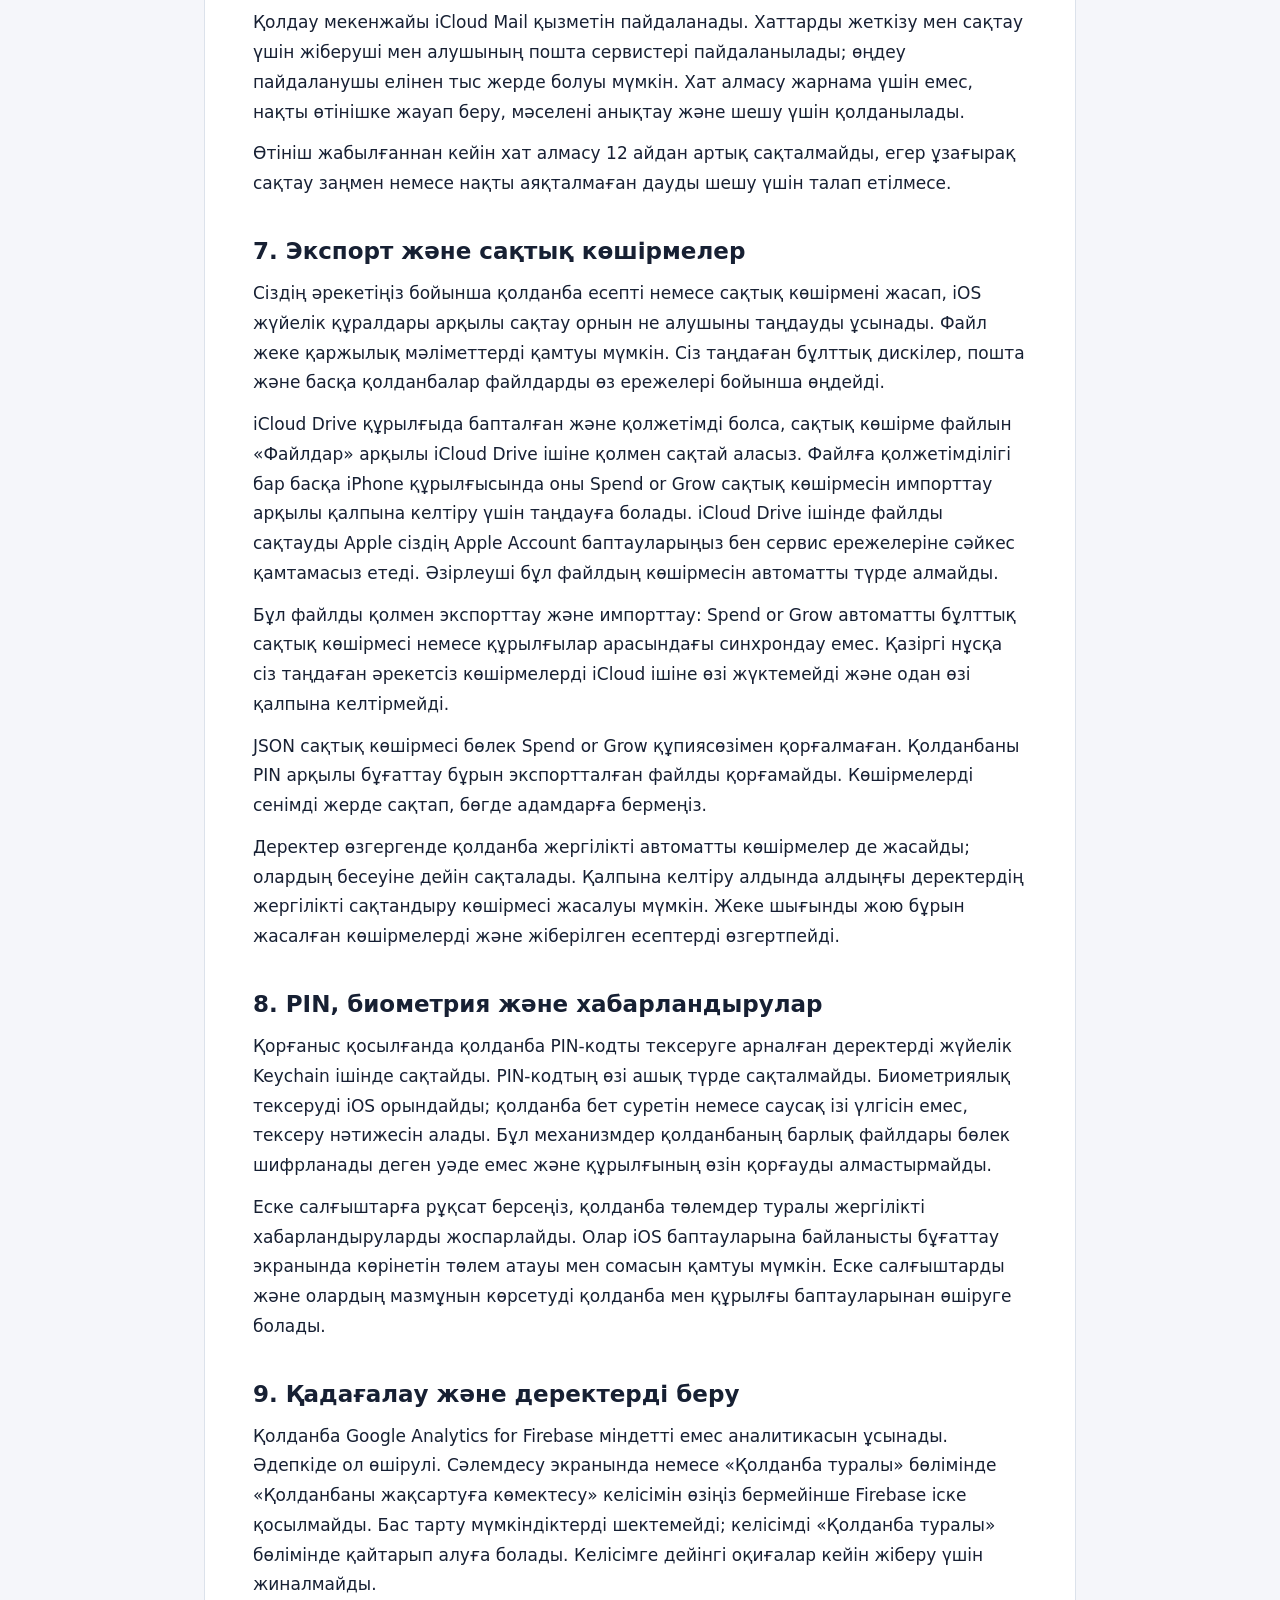
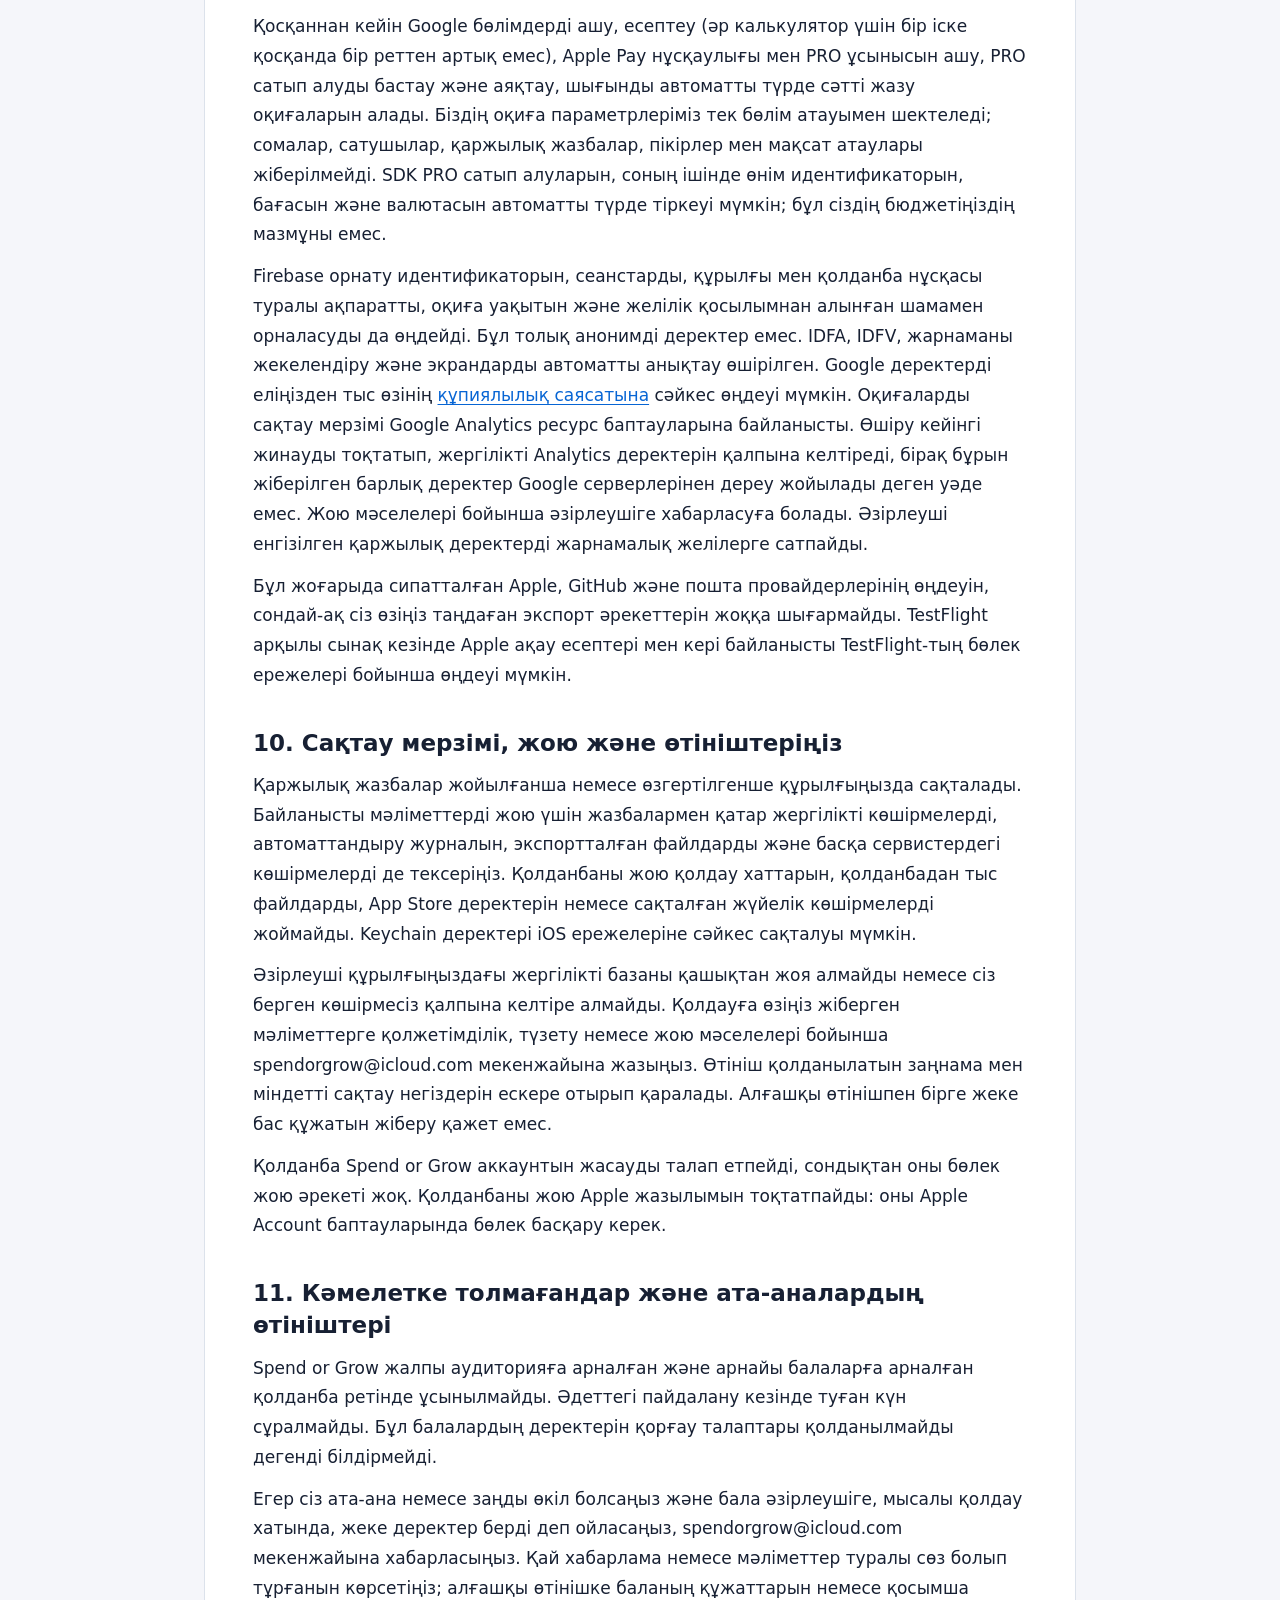
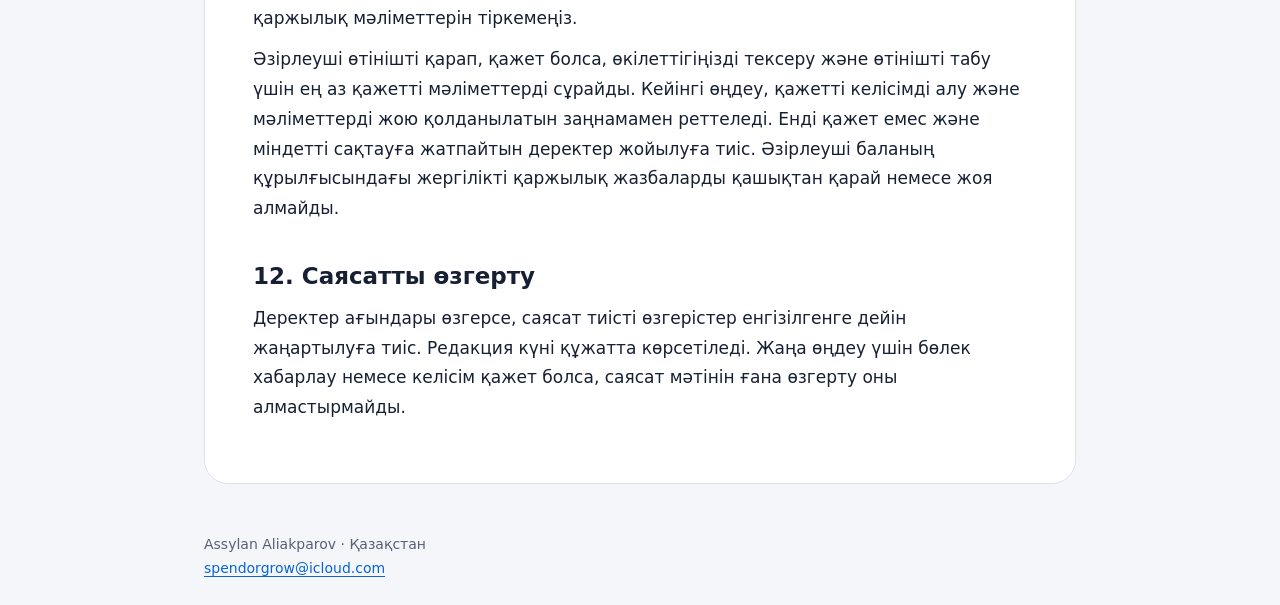
<file: kk/privacy.html>
<!doctype html>
<html lang="kk"><head><meta charset="utf-8"><meta name="viewport" content="width=device-width, initial-scale=1"><meta name="description" content="Құпиялылық саясаты — Spend or Grow"><title>Құпиялылық саясаты — Spend or Grow</title><link rel="stylesheet" href="../styles.css"></head><body><a class="skip" href="#content">Құпиялылық саясаты</a><header><a class="brand" href="index.html">Spend or Grow</a><div class="languages" aria-label="Language"><a lang="ru" href="../ru/privacy.html">RU</a><a lang="en" href="../en/privacy.html">EN</a><a lang="kk" href="../kk/privacy.html" aria-current="page">KK</a></div></header><main id="content"><nav><a href="privacy.html" aria-current="page">Құпиялылық саясаты</a><a href="terms.html">Пайдалану шарттары</a><a href="support.html">Қолдау</a></nav><article><h1>Құпиялылық саясаты</h1><p class="meta">Редакция және күшіне ену күні: 2026 жылғы 24 қазан.</p><h2>1. Әзірлеуші және байланыс</h2>
<p>Spend or Grow қолданбасының әзірлеушісі — <strong>Assylan Aliakparov</strong>, жеке тұлға, Қазақстан (Kazakhstan). Деректер мен құпиялылық мәселелері бойынша: <a href="mailto:spendorgrow@icloud.com">spendorgrow@icloud.com</a>.</p>
<p>Бұл саясат iPhone қолданбасының қазіргі нұсқасын сипаттайды. Қолданба бөлек Spend or Grow есептік жазбасын жасауды талап етпейді және пайдаланушының банк шоттарына тікелей қосылмайды.</p>
<h2>2. Құрылғыңыздағы деректер</h2>
<p>Қолданба сіз енгізген немесе импорттаған деректерді құрылғыда жергілікті сақтайды:</p>
<ul><li>шығындар, табыс, сомалар, күндер, санаттар, түсініктемелер және сатушы атаулары;</li><li>бюджеттер, кезеңдер, жоспарланған төлемдер және олардың күйлері;</li><li>мақсаттар, бастапқы сомалар, есептеу параметрлері және нақты жинақ;</li><li>сақталған сатып алу салыстырулары және есептеу параметрлері;</li><li>тіл, валюта, безендіру, еске салғыштар және санат ережелерінің баптаулары;</li><li>танысу қолжетімділігінің пайдаланылған белсенді айлары туралы мәліметтер;</li><li>жергілікті сақтық көшірмелер және автоматтандырудың орындалу журналы;</li><li>қолмен енгізу мен Apple Pay баптау кеңестерінің жергілікті есептегіштері,   соңғы көрсету күні, кеңестерден бас тарту және Apple Pay транзакциясын алу белгісі.</li></ul>
<p>Бұл деректерді өңдеу есеп жүргізу, есептеулер, нәтижелерді көрсету, еске салу, қалпына келтіру және сіз таңдаған әрекеттер үшін қажет. Әзірлеушінің бұл базаға қашықтан қолжетімділігі жоқ. Қаржылық деректерді жүктейтін әзірлеушінің жеке сервері және iCloud арқылы құрылғылар арасында қаржылық жазбаларды кіріктірілген синхрондау жоқ.</p>
<p>Бұл iPhone жүйелік сақтық көшірмелерін жоққа шығармайды: олардың жасалуы мен сақталуы құрылғы баптауларына және сіз таңдаған Apple сервистеріне байланысты.</p>
<h2>3. Apple Pay автоматтандыруы және «Командалар»</h2>
<p>Автоматтандыруды өзіңіз баптасаңыз, қолданба одан берілген сома мен сатушы атауын қабылдайды. Валюта бюджет баптауларынан алынады, ал жазбаның күні мен уақыты — әрекеттің орындалған сәті. Санат құрылғыда анықталады.</p>
<p>Қолданба банк картасының нөмірін, қауіпсіздік кодын, банк құпиясөзін немесе Wallet операцияларының толық тарихын алмайды. Автоматтандыру банк үзіндісі емес: оның толықтығы мен дұрыстығы баптауға және iOS жұмысына байланысты.</p>
<p>Диагностика үшін құрылғыда соңғы 50 орындалудың журналы сақталады: берілген мәндер, қабылдау уақыты және өңдеу нәтижесі. Ол әзірлеушіге автоматты түрде жіберілмейді. Журналды қолданбада тазалауға, ал автоматтандыруды «Командалар» қолданбасында өшіруге болады.</p>
<p>Бюджетке автоматты қосу PRO нұсқасында және танысу қолжетімділігі кезінде бар. FREE нұсқасында берілген мәліметтер журналда сақталуы мүмкін, бірақ бюджет шығындарына айналмайды. PRO қосылғанда бұрын есепке алынбаған жазбалар бюджетке автоматты қосылмайды. Журналды тазалау бюджетте сақталған шығындарды жоймайды.</p>
<p>Баптауды қайта ұсынбау үшін қолданба Apple Pay транзакциясының алынғанын құрылғыда есте сақтайды. Бұл белгі карта деректемелерін қамтымайды және журнал тазаланғанда сақталады. Баптау кеңестері үш реттен артық және күніне бір реттен жиі көрсетілмейді; олардан бірден бас тартуға болады. Есептегіштер мен бас тарту тек құрылғыда пайдаланылады және әзірлеушіге жіберілмейді.</p>
<h2>4. Жаңартуларды тексеру</h2>
<p>Қолданба GitHub Pages ішінде орналасқан нұсқа конфигурациясына сұрау жібереді. Кэшті жаңарту үшін сұрауда ағымдағы уақыт пайдаланылады; сомалар, санаттар, мақсаттар және түсініктемелер бұл сұрауға қосылмайды.</p>
<p>Желіге сұрау жасалғанда хостинг провайдері сұраудың техникалық мәліметтерін, соның ішінде IP-мекенжайды алады. GitHub қауіпсіздік үшін Pages келушілерінің IP-мекенжайларын тіркейтінін хабарлайды. Өңдеу тәртібі <a href="https://docs.github.com/en/site-policy/privacy-policies/github-general-privacy-statement">GitHub құпиялылық саясатында</a> сипатталған. Қаржылық деректердің жергілікті сақталуы сыртқы провайдерлерге желілік сұраулар мүлде жіберілмейді немесе оларда техникалық журналдар жоқ дегенді білдірмейді.</p>
<p>Негізгі есеп жүргізу және есептеу функциялары интернетсіз жұмыс істей алады. Жаңартулар мен сатып алуларды тексеру тиісті сыртқы сервистерге қосылуды қажет етеді.</p>
<h2>5. Сатып алулар және PRO қолжетімділігі</h2>
<p>Төлемдерді App Store арқылы Apple өңдейді. Қолданба StoreKit көмегімен тауарлар туралы мәліметтерді алады, расталған сатып алулар мен қолжетімділік күйін, соның ішінде өнім түрін және қолданылатын жағдайда жазылым аяқталатын күнді тексереді. Қолданба төлем картаңыздың деректемелерін немесе Apple Account құпиясөзін алмайды.</p>
<p>Apple сервистерінде өңделетін деректерге <a href="https://www.apple.com/legal/privacy/">Apple құпиялылық саясаты</a> қолданылады.</p>
<h2>6. Қолдау қызметіне өтініштер</h2>
<p>Хат тек сіздің әрекетіңіз бойынша пошта қолданбасы арқылы жіберіледі. Форма мәселені сипаттауды ұсынады және Spend or Grow нұсқасы мен құрастыру нөмірін, құрылғы моделін, iOS нұсқасын, қолданба тілін және жүйелік аймақ баптауын қосады. Жіберуге дейін мәтінді өзгертіп, диагностикалық мәліметтерді алып тастай аласыз.</p>
<p>Хат жіберсеңіз, әзірлеуші жіберушінің мекенжайын, хабарлама мазмұнын және сіз тіркеген файлдарды алады. Өтініш үшін қажет болмаса, құпиясөздерді, карта деректемелерін, құжаттарды немесе толық қаржылық базаны жібермеңіз. Жеке мәліметтері алмастырылған мысалдарды қолданған дұрыс.</p>
<p>Қолдау мекенжайы iCloud Mail қызметін пайдаланады. Хаттарды жеткізу мен сақтау үшін жіберуші мен алушының пошта сервистері пайдаланылады; өңдеу пайдаланушы елінен тыс жерде болуы мүмкін. Хат алмасу жарнама үшін емес, нақты өтінішке жауап беру, мәселені анықтау және шешу үшін қолданылады.</p>
<p>Өтініш жабылғаннан кейін хат алмасу 12 айдан артық сақталмайды, егер ұзағырақ сақтау заңмен немесе нақты аяқталмаған дауды шешу үшін талап етілмесе.</p>
<h2>7. Экспорт және сақтық көшірмелер</h2>
<p>Сіздің әрекетіңіз бойынша қолданба есепті немесе сақтық көшірмені жасап, iOS жүйелік құралдары арқылы сақтау орнын не алушыны таңдауды ұсынады. Файл жеке қаржылық мәліметтерді қамтуы мүмкін. Сіз таңдаған бұлттық дискілер, пошта және басқа қолданбалар файлдарды өз ережелері бойынша өңдейді.</p>
<p>iCloud Drive құрылғыда бапталған және қолжетімді болса, сақтық көшірме файлын «Файлдар» арқылы iCloud Drive ішіне қолмен сақтай аласыз. Файлға қолжетімділігі бар басқа iPhone құрылғысында оны Spend or Grow сақтық көшірмесін импорттау арқылы қалпына келтіру үшін таңдауға болады. iCloud Drive ішінде файлды сақтауды Apple сіздің Apple Account баптауларыңыз бен сервис ережелеріне сәйкес қамтамасыз етеді. Әзірлеуші бұл файлдың көшірмесін автоматты түрде алмайды.</p>
<p>Бұл файлды қолмен экспорттау және импорттау: Spend or Grow автоматты бұлттық сақтық көшірмесі немесе құрылғылар арасындағы синхрондау емес. Қазіргі нұсқа сіз таңдаған әрекетсіз көшірмелерді iCloud ішіне өзі жүктемейді және одан өзі қалпына келтірмейді.</p>
<p>JSON сақтық көшірмесі бөлек Spend or Grow құпиясөзімен қорғалмаған. Қолданбаны PIN арқылы бұғаттау бұрын экспортталған файлды қорғамайды. Көшірмелерді сенімді жерде сақтап, бөгде адамдарға бермеңіз.</p>
<p>Деректер өзгергенде қолданба жергілікті автоматты көшірмелер де жасайды; олардың бесеуіне дейін сақталады. Қалпына келтіру алдында алдыңғы деректердің жергілікті сақтандыру көшірмесі жасалуы мүмкін. Жеке шығынды жою бұрын жасалған көшірмелерді және жіберілген есептерді өзгертпейді.</p>
<h2>8. PIN, биометрия және хабарландырулар</h2>
<p>Қорғаныс қосылғанда қолданба PIN-кодты тексеруге арналған деректерді жүйелік Keychain ішінде сақтайды. PIN-кодтың өзі ашық түрде сақталмайды. Биометриялық тексеруді iOS орындайды; қолданба бет суретін немесе саусақ ізі үлгісін емес, тексеру нәтижесін алады. Бұл механизмдер қолданбаның барлық файлдары бөлек шифрланады деген уәде емес және құрылғының өзін қорғауды алмастырмайды.</p>
<p>Еске салғыштарға рұқсат берсеңіз, қолданба төлемдер туралы жергілікті хабарландыруларды жоспарлайды. Олар iOS баптауларына байланысты бұғаттау экранында көрінетін төлем атауы мен сомасын қамтуы мүмкін. Еске салғыштарды және олардың мазмұнын көрсетуді қолданба мен құрылғы баптауларынан өшіруге болады.</p>
<h2>9. Қадағалау және деректерді беру</h2>
<p>Қолданба Google Analytics for Firebase міндетті емес аналитикасын ұсынады. Әдепкіде ол өшірулі. Сәлемдесу экранында немесе «Қолданба туралы» бөлімінде «Қолданбаны жақсартуға көмектесу» келісімін өзіңіз бермейінше Firebase іске қосылмайды. Бас тарту мүмкіндіктерді шектемейді; келісімді «Қолданба туралы» бөлімінде қайтарып алуға болады. Келісімге дейінгі оқиғалар кейін жіберу үшін жиналмайды.</p>
<p>Қосқаннан кейін Google бөлімдерді ашу, есептеу (әр калькулятор үшін бір іске қосқанда бір реттен артық емес), Apple Pay нұсқаулығы мен PRO ұсынысын ашу, PRO сатып алуды бастау және аяқтау, шығынды автоматты түрде сәтті жазу оқиғаларын алады. Біздің оқиға параметрлеріміз тек бөлім атауымен шектеледі; сомалар, сатушылар, қаржылық жазбалар, пікірлер мен мақсат атаулары жіберілмейді. SDK PRO сатып алуларын, соның ішінде өнім идентификаторын, бағасын және валютасын автоматты түрде тіркеуі мүмкін; бұл сіздің бюджетіңіздің мазмұны емес.</p>
<p>Firebase орнату идентификаторын, сеанстарды, құрылғы мен қолданба нұсқасы туралы ақпаратты, оқиға уақытын және желілік қосылымнан алынған шамамен орналасуды да өңдейді. Бұл толық анонимді деректер емес. IDFA, IDFV, жарнаманы жекелендіру және экрандарды автоматты анықтау өшірілген. Google деректерді еліңізден тыс өзінің <a href="https://policies.google.com/privacy">құпиялылық саясатына</a> сәйкес өңдеуі мүмкін. Оқиғаларды сақтау мерзімі Google Analytics ресурс баптауларына байланысты. Өшіру кейінгі жинауды тоқтатып, жергілікті Analytics деректерін қалпына келтіреді, бірақ бұрын жіберілген барлық деректер Google серверлерінен дереу жойылады деген уәде емес. Жою мәселелері бойынша әзірлеушіге хабарласуға болады. Әзірлеуші енгізілген қаржылық деректерді жарнамалық желілерге сатпайды.</p>
<p>Бұл жоғарыда сипатталған Apple, GitHub және пошта провайдерлерінің өңдеуін, сондай-ақ сіз өзіңіз таңдаған экспорт әрекеттерін жоққа шығармайды. TestFlight арқылы сынақ кезінде Apple ақау есептері мен кері байланысты TestFlight-тың бөлек ережелері бойынша өңдеуі мүмкін.</p>
<h2>10. Сақтау мерзімі, жою және өтініштеріңіз</h2>
<p>Қаржылық жазбалар жойылғанша немесе өзгертілгенше құрылғыңызда сақталады. Байланысты мәліметтерді жою үшін жазбалармен қатар жергілікті көшірмелерді, автоматтандыру журналын, экспортталған файлдарды және басқа сервистердегі көшірмелерді де тексеріңіз. Қолданбаны жою қолдау хаттарын, қолданбадан тыс файлдарды, App Store деректерін немесе сақталған жүйелік көшірмелерді жоймайды. Keychain деректері iOS ережелеріне сәйкес сақталуы мүмкін.</p>
<p>Әзірлеуші құрылғыңыздағы жергілікті базаны қашықтан жоя алмайды немесе сіз берген көшірмесіз қалпына келтіре алмайды. Қолдауға өзіңіз жіберген мәліметтерге қолжетімділік, түзету немесе жою мәселелері бойынша spendorgrow@icloud.com мекенжайына жазыңыз. Өтініш қолданылатын заңнама мен міндетті сақтау негіздерін ескере отырып қаралады. Алғашқы өтінішпен бірге жеке бас құжатын жіберу қажет емес.</p>
<p>Қолданба Spend or Grow аккаунтын жасауды талап етпейді, сондықтан оны бөлек жою әрекеті жоқ. Қолданбаны жою Apple жазылымын тоқтатпайды: оны Apple Account баптауларында бөлек басқару керек.</p>
<h2>11. Кәмелетке толмағандар және ата-аналардың өтініштері</h2>
<p>Spend or Grow жалпы аудиторияға арналған және арнайы балаларға арналған қолданба ретінде ұсынылмайды. Әдеттегі пайдалану кезінде туған күн сұралмайды. Бұл балалардың деректерін қорғау талаптары қолданылмайды дегенді білдірмейді.</p>
<p>Егер сіз ата-ана немесе заңды өкіл болсаңыз және бала әзірлеушіге, мысалы қолдау хатында, жеке деректер берді деп ойласаңыз, spendorgrow@icloud.com мекенжайына хабарласыңыз. Қай хабарлама немесе мәліметтер туралы сөз болып тұрғанын көрсетіңіз; алғашқы өтінішке баланың құжаттарын немесе қосымша қаржылық мәліметтерін тіркемеңіз.</p>
<p>Әзірлеуші өтінішті қарап, қажет болса, өкілеттігіңізді тексеру және өтінішті табу үшін ең аз қажетті мәліметтерді сұрайды. Кейінгі өңдеу, қажетті келісімді алу және мәліметтерді жою қолданылатын заңнамамен реттеледі. Енді қажет емес және міндетті сақтауға жатпайтын деректер жойылуға тиіс. Әзірлеуші баланың құрылғысындағы жергілікті қаржылық жазбаларды қашықтан қарай немесе жоя алмайды.</p>
<h2>12. Саясатты өзгерту</h2>
<p>Деректер ағындары өзгерсе, саясат тиісті өзгерістер енгізілгенге дейін жаңартылуға тиіс. Редакция күні құжатта көрсетіледі. Жаңа өңдеу үшін бөлек хабарлау немесе келісім қажет болса, саясат мәтінін ғана өзгерту оны алмастырмайды.</p></article></main><footer>Assylan Aliakparov · Қазақстан<br><a href="mailto:spendorgrow@icloud.com">spendorgrow@icloud.com</a></footer></body></html>
</file>
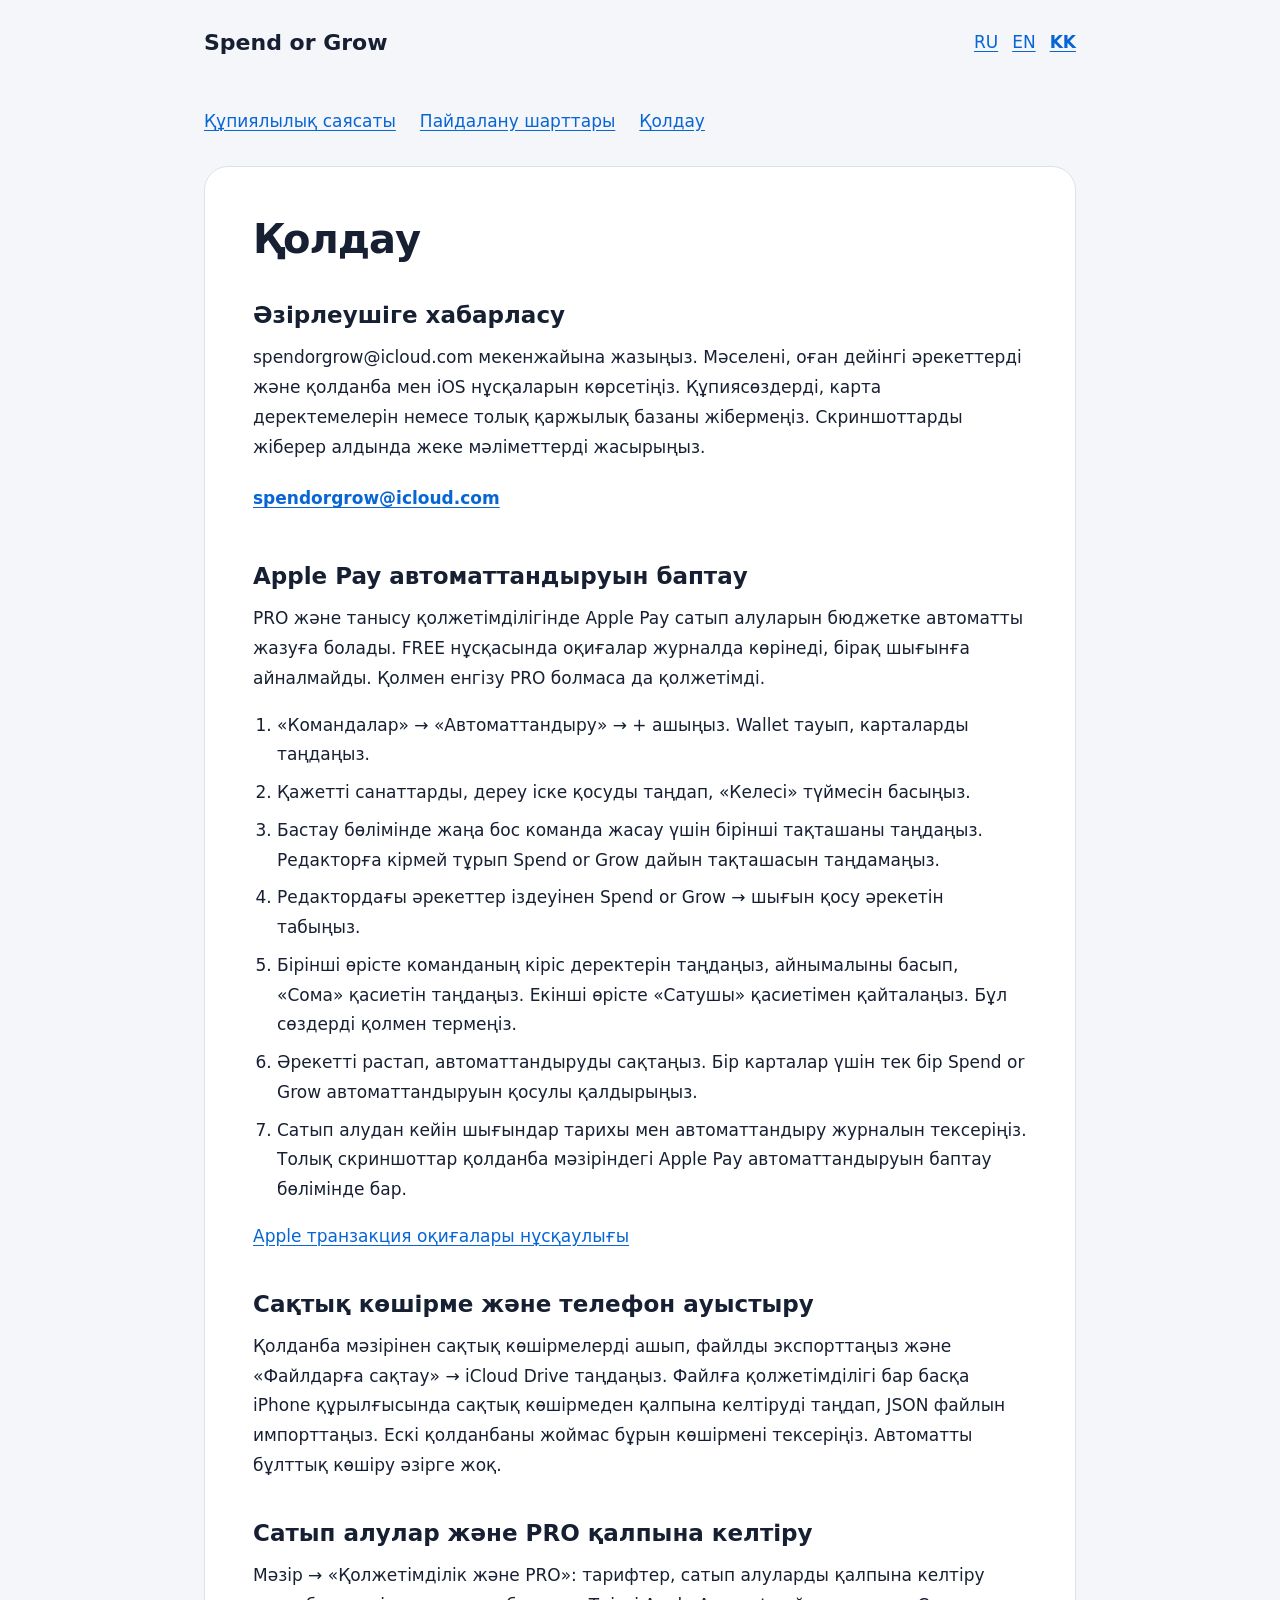
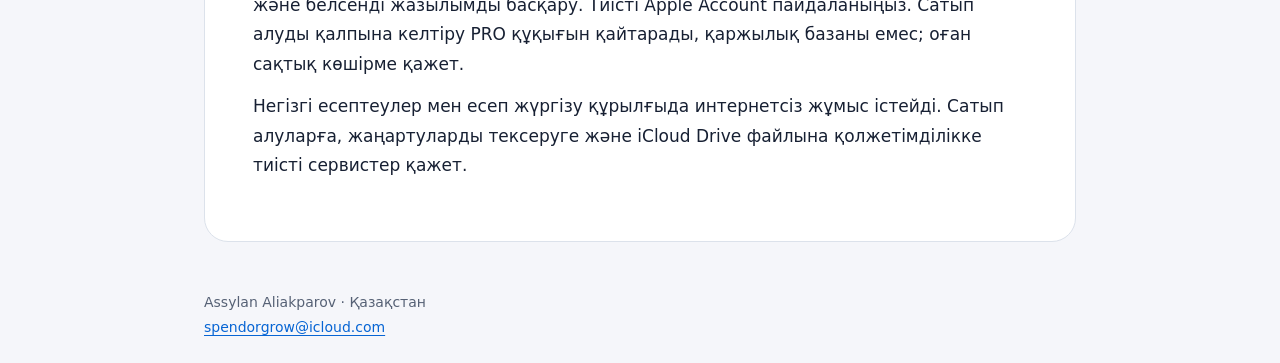
<file: kk/support.html>
<!doctype html>
<html lang="kk"><head><meta charset="utf-8"><meta name="viewport" content="width=device-width, initial-scale=1"><meta name="description" content="Қолдау — Spend or Grow"><title>Қолдау — Spend or Grow</title><link rel="stylesheet" href="../styles.css"></head><body><a class="skip" href="#content">Қолдау</a><header><a class="brand" href="index.html">Spend or Grow</a><div class="languages" aria-label="Language"><a lang="ru" href="../ru/support.html">RU</a><a lang="en" href="../en/support.html">EN</a><a lang="kk" href="../kk/support.html" aria-current="page">KK</a></div></header><main id="content"><nav><a href="privacy.html">Құпиялылық саясаты</a><a href="terms.html">Пайдалану шарттары</a><a href="support.html" aria-current="page">Қолдау</a></nav><article><h1>Қолдау</h1><h2>Әзірлеушіге хабарласу</h2><p>spendorgrow@icloud.com мекенжайына жазыңыз. Мәселені, оған дейінгі әрекеттерді және қолданба мен iOS нұсқаларын көрсетіңіз. Құпиясөздерді, карта деректемелерін немесе толық қаржылық базаны жібермеңіз. Скриншоттарды жіберер алдында жеке мәліметтерді жасырыңыз.</p><a class="email" href="mailto:spendorgrow@icloud.com">spendorgrow@icloud.com</a><h2>Apple Pay автоматтандыруын баптау</h2><p>PRO және танысу қолжетімділігінде Apple Pay сатып алуларын бюджетке автоматты жазуға болады. FREE нұсқасында оқиғалар журналда көрінеді, бірақ шығынға айналмайды. Қолмен енгізу PRO болмаса да қолжетімді.</p><ol><li>«Командалар» → «Автоматтандыру» → + ашыңыз. Wallet тауып, карталарды таңдаңыз.</li><li>Қажетті санаттарды, дереу іске қосуды таңдап, «Келесі» түймесін басыңыз.</li><li>Бастау бөлімінде жаңа бос команда жасау үшін бірінші тақташаны таңдаңыз. Редакторға кірмей тұрып Spend or Grow дайын тақташасын таңдамаңыз.</li><li>Редактордағы әрекеттер іздеуінен Spend or Grow → шығын қосу әрекетін табыңыз.</li><li>Бірінші өрісте команданың кіріс деректерін таңдаңыз, айнымалыны басып, «Сома» қасиетін таңдаңыз. Екінші өрісте «Сатушы» қасиетімен қайталаңыз. Бұл сөздерді қолмен термеңіз.</li><li>Әрекетті растап, автоматтандыруды сақтаңыз. Бір карталар үшін тек бір Spend or Grow автоматтандыруын қосулы қалдырыңыз.</li><li>Сатып алудан кейін шығындар тарихы мен автоматтандыру журналын тексеріңіз. Толық скриншоттар қолданба мәзіріндегі Apple Pay автоматтандыруын баптау бөлімінде бар.</li></ol><p><a href="https://support.apple.com/guide/shortcuts/apd65c67538a/ios">Apple транзакция оқиғалары нұсқаулығы</a></p><h2>Сақтық көшірме және телефон ауыстыру</h2><p>Қолданба мәзірінен сақтық көшірмелерді ашып, файлды экспорттаңыз және «Файлдарға сақтау» → iCloud Drive таңдаңыз. Файлға қолжетімділігі бар басқа iPhone құрылғысында сақтық көшірмеден қалпына келтіруді таңдап, JSON файлын импорттаңыз. Ескі қолданбаны жоймас бұрын көшірмені тексеріңіз. Автоматты бұлттық көшіру әзірге жоқ.</p><h2>Сатып алулар және PRO қалпына келтіру</h2><p>Мәзір → «Қолжетімділік және PRO»: тарифтер, сатып алуларды қалпына келтіру және белсенді жазылымды басқару. Тиісті Apple Account пайдаланыңыз. Сатып алуды қалпына келтіру PRO құқығын қайтарады, қаржылық базаны емес; оған сақтық көшірме қажет.</p><p>Негізгі есептеулер мен есеп жүргізу құрылғыда интернетсіз жұмыс істейді. Сатып алуларға, жаңартуларды тексеруге және iCloud Drive файлына қолжетімділікке тиісті сервистер қажет.</p></article></main><footer>Assylan Aliakparov · Қазақстан<br><a href="mailto:spendorgrow@icloud.com">spendorgrow@icloud.com</a></footer></body></html>
</file>
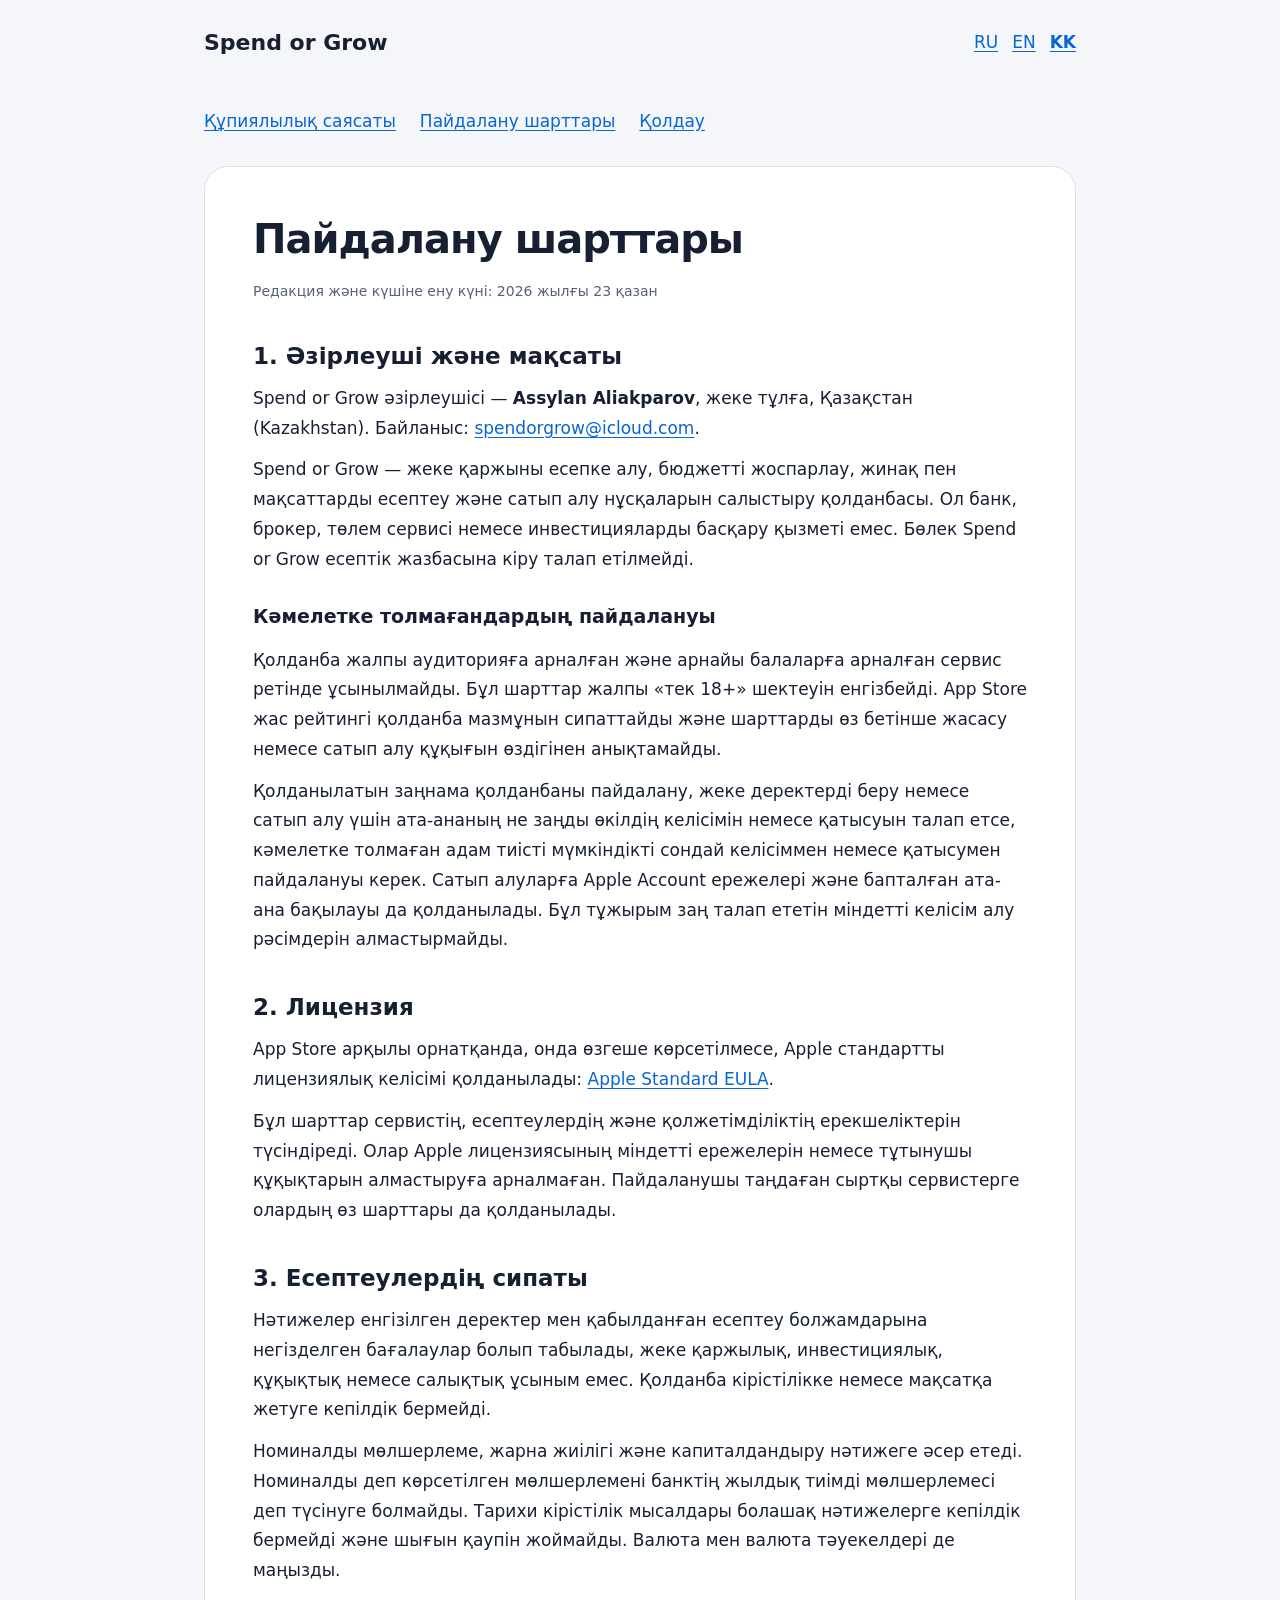
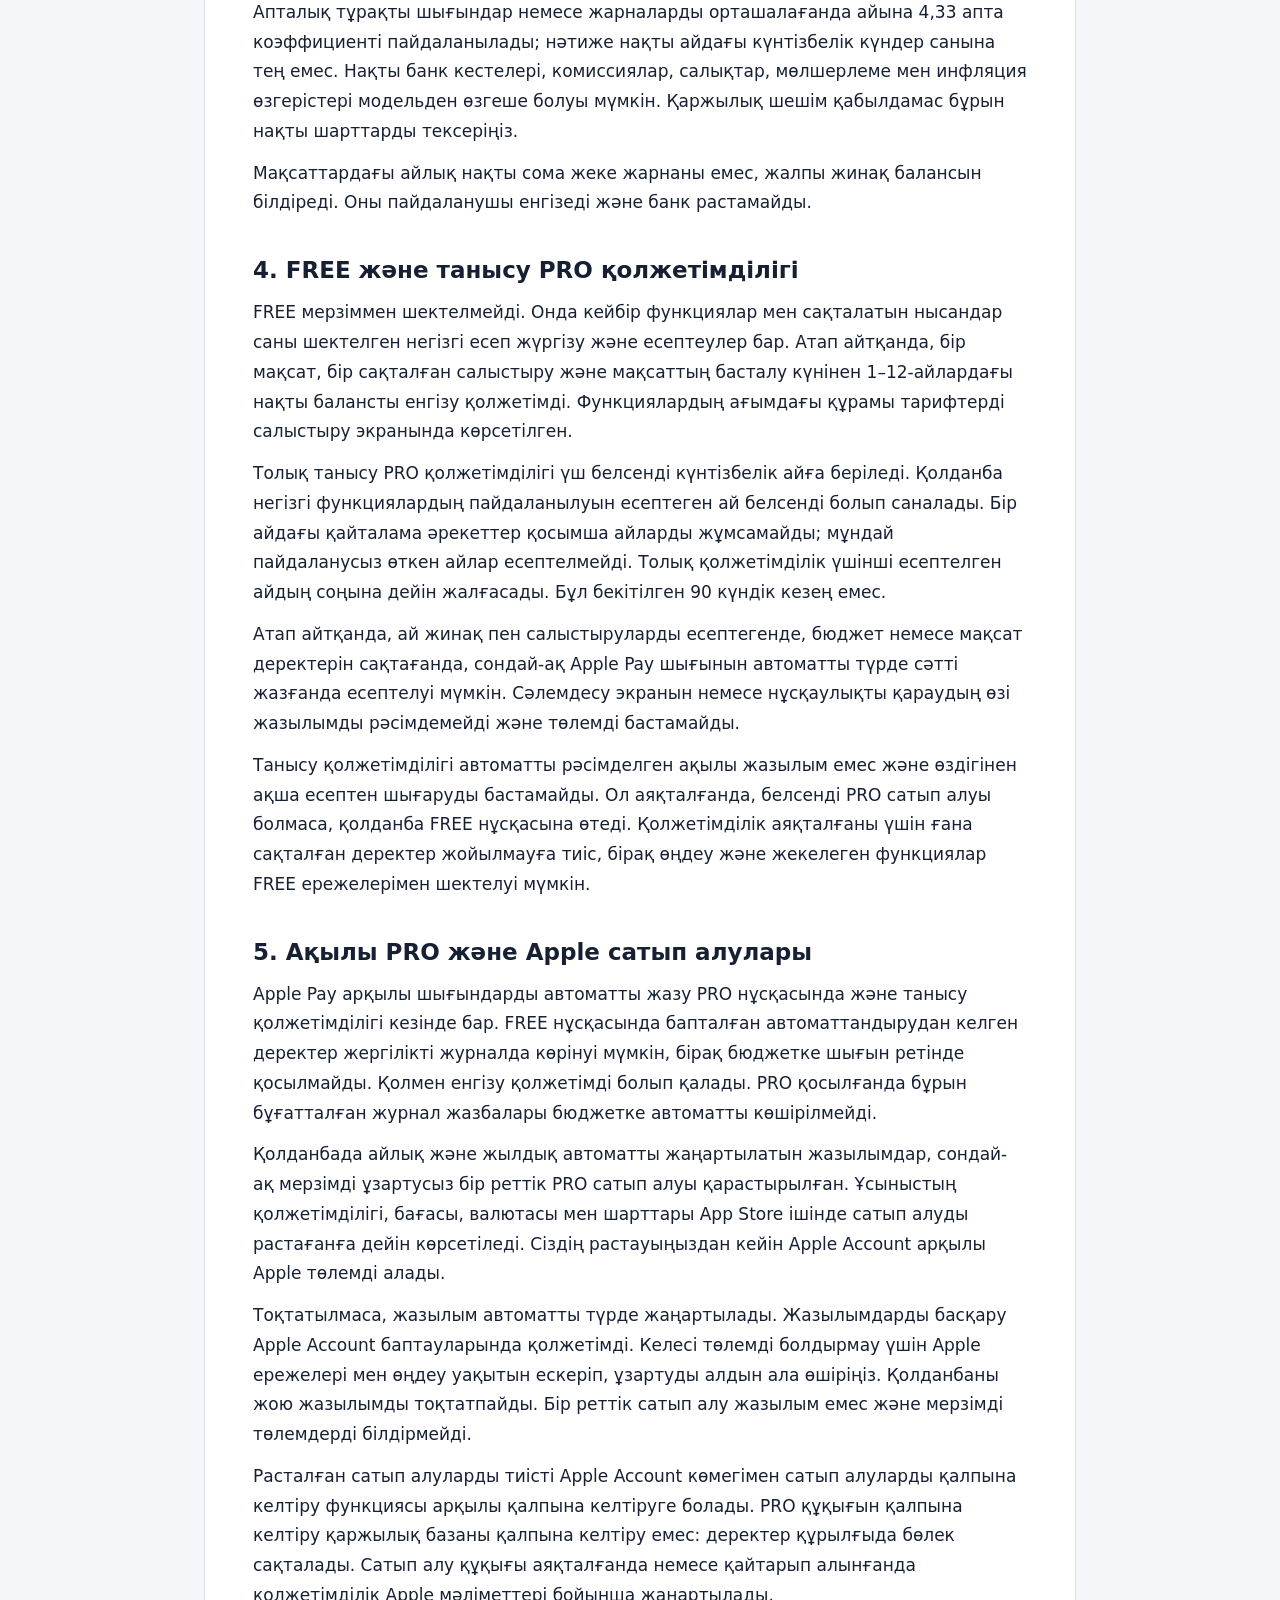
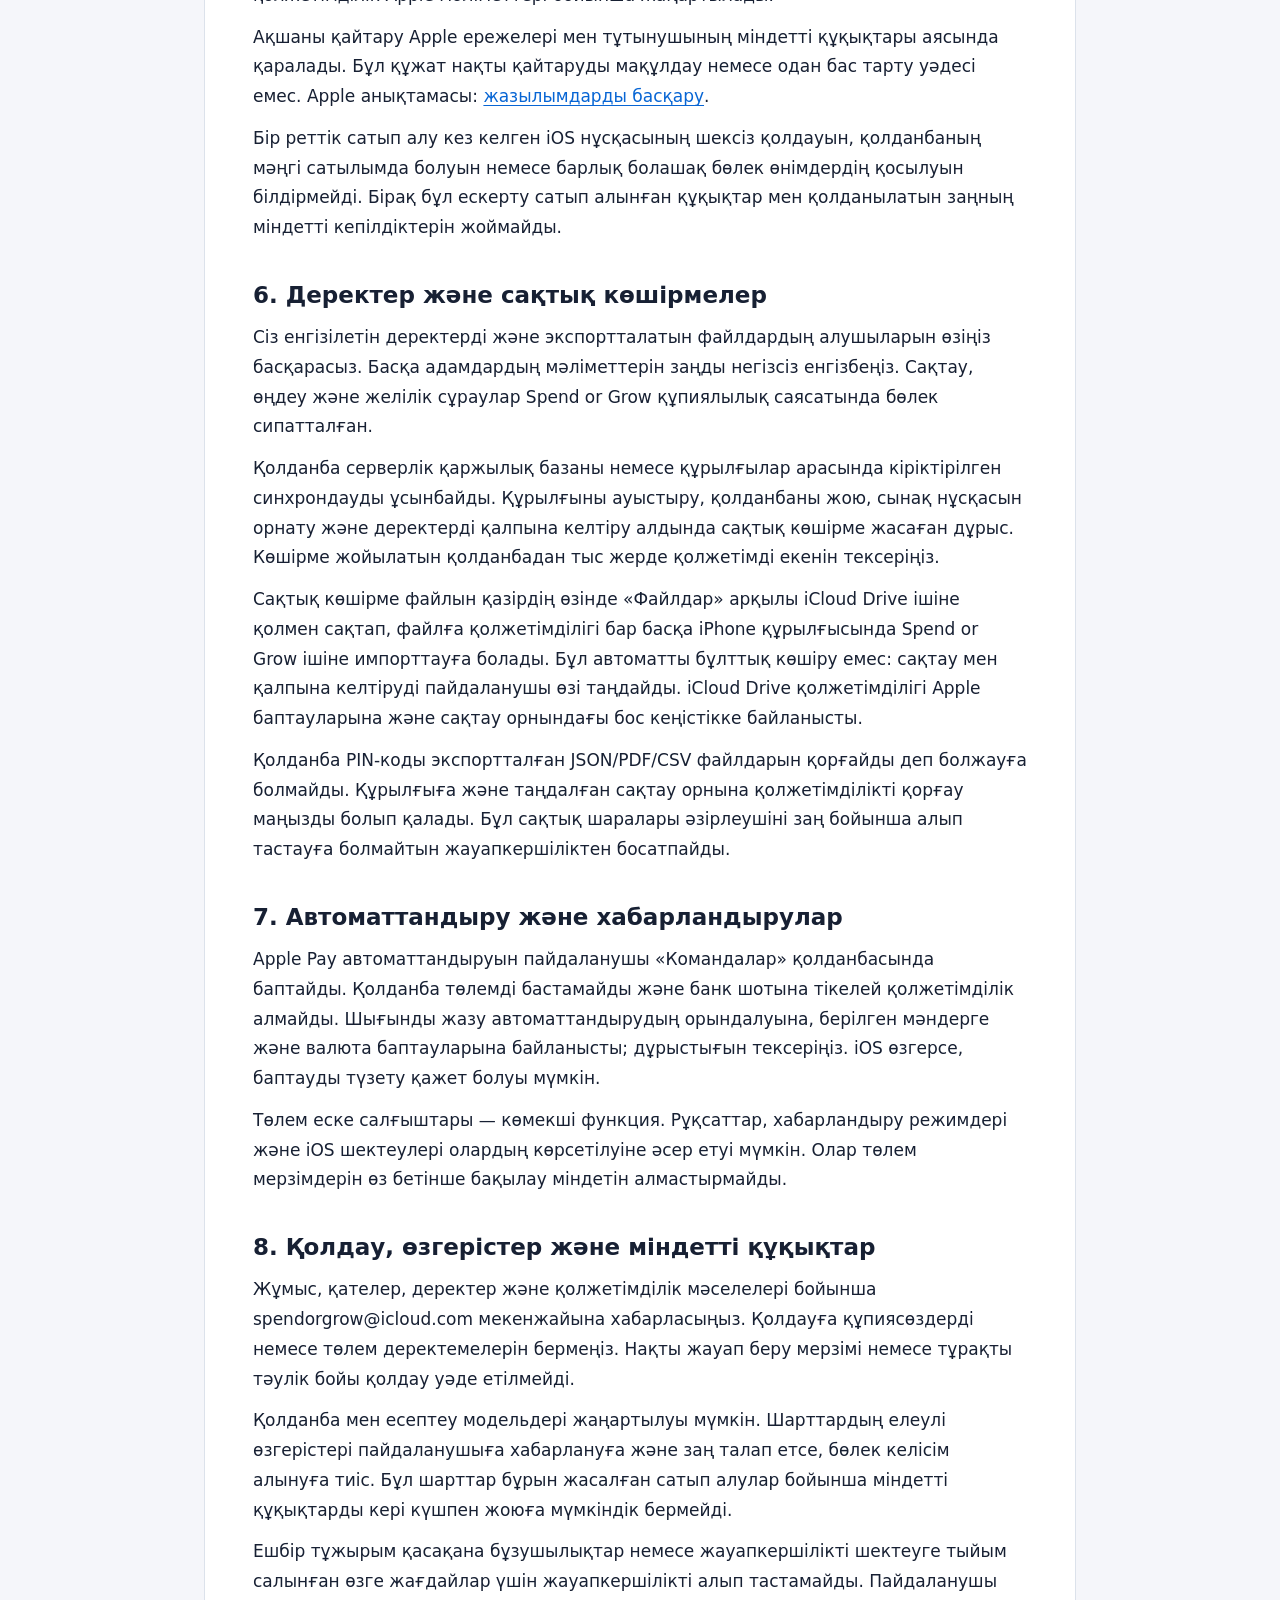
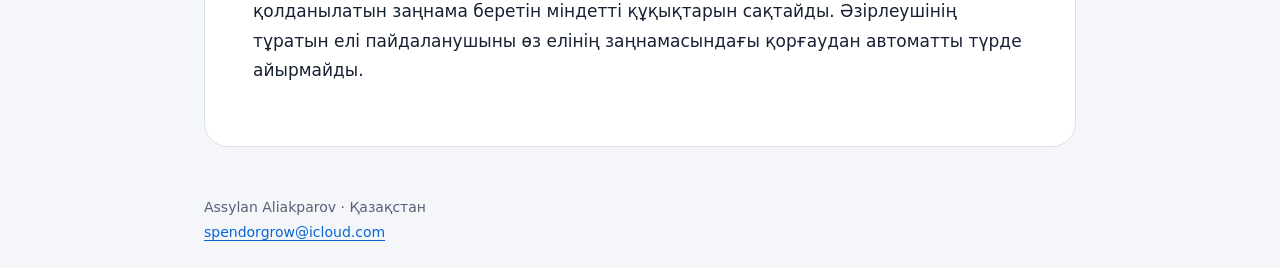
<file: kk/terms.html>
<!doctype html>
<html lang="kk"><head><meta charset="utf-8"><meta name="viewport" content="width=device-width, initial-scale=1"><meta name="description" content="Пайдалану шарттары — Spend or Grow"><title>Пайдалану шарттары — Spend or Grow</title><link rel="stylesheet" href="../styles.css"></head><body><a class="skip" href="#content">Пайдалану шарттары</a><header><a class="brand" href="index.html">Spend or Grow</a><div class="languages" aria-label="Language"><a lang="ru" href="../ru/terms.html">RU</a><a lang="en" href="../en/terms.html">EN</a><a lang="kk" href="../kk/terms.html" aria-current="page">KK</a></div></header><main id="content"><nav><a href="privacy.html">Құпиялылық саясаты</a><a href="terms.html" aria-current="page">Пайдалану шарттары</a><a href="support.html">Қолдау</a></nav><article><h1>Пайдалану шарттары</h1><p class="meta">Редакция және күшіне ену күні: 2026 жылғы 23 қазан</p><h2>1. Әзірлеуші және мақсаты</h2>
<p>Spend or Grow әзірлеушісі — <strong>Assylan Aliakparov</strong>, жеке тұлға, Қазақстан (Kazakhstan). Байланыс: <a href="mailto:spendorgrow@icloud.com">spendorgrow@icloud.com</a>.</p>
<p>Spend or Grow — жеке қаржыны есепке алу, бюджетті жоспарлау, жинақ пен мақсаттарды есептеу және сатып алу нұсқаларын салыстыру қолданбасы. Ол банк, брокер, төлем сервисі немесе инвестицияларды басқару қызметі емес. Бөлек Spend or Grow есептік жазбасына кіру талап етілмейді.</p>
<h3>Кәмелетке толмағандардың пайдалануы</h3>
<p>Қолданба жалпы аудиторияға арналған және арнайы балаларға арналған сервис ретінде ұсынылмайды. Бұл шарттар жалпы «тек 18+» шектеуін енгізбейді. App Store жас рейтингі қолданба мазмұнын сипаттайды және шарттарды өз бетінше жасасу немесе сатып алу құқығын өздігінен анықтамайды.</p>
<p>Қолданылатын заңнама қолданбаны пайдалану, жеке деректерді беру немесе сатып алу үшін ата-ананың не заңды өкілдің келісімін немесе қатысуын талап етсе, кәмелетке толмаған адам тиісті мүмкіндікті сондай келісіммен немесе қатысумен пайдалануы керек. Сатып алуларға Apple Account ережелері және бапталған ата-ана бақылауы да қолданылады. Бұл тұжырым заң талап ететін міндетті келісім алу рәсімдерін алмастырмайды.</p>
<h2>2. Лицензия</h2>
<p>App Store арқылы орнатқанда, онда өзгеше көрсетілмесе, Apple стандартты лицензиялық келісімі қолданылады: <a href="https://www.apple.com/legal/internet-services/itunes/dev/stdeula/">Apple Standard EULA</a>.</p>
<p>Бұл шарттар сервистің, есептеулердің және қолжетімділіктің ерекшеліктерін түсіндіреді. Олар Apple лицензиясының міндетті ережелерін немесе тұтынушы құқықтарын алмастыруға арналмаған. Пайдаланушы таңдаған сыртқы сервистерге олардың өз шарттары да қолданылады.</p>
<h2>3. Есептеулердің сипаты</h2>
<p>Нәтижелер енгізілген деректер мен қабылданған есептеу болжамдарына негізделген бағалаулар болып табылады, жеке қаржылық, инвестициялық, құқықтық немесе салықтық ұсыным емес. Қолданба кірістілікке немесе мақсатқа жетуге кепілдік бермейді.</p>
<p>Номиналды мөлшерлеме, жарна жиілігі және капиталдандыру нәтижеге әсер етеді. Номиналды деп көрсетілген мөлшерлемені банктің жылдық тиімді мөлшерлемесі деп түсінуге болмайды. Тарихи кірістілік мысалдары болашақ нәтижелерге кепілдік бермейді және шығын қаупін жоймайды. Валюта мен валюта тәуекелдері де маңызды.</p>
<p>Апталық тұрақты шығындар немесе жарналарды орташалағанда айына 4,33 апта коэффициенті пайдаланылады; нәтиже нақты айдағы күнтізбелік күндер санына тең емес. Нақты банк кестелері, комиссиялар, салықтар, мөлшерлеме мен инфляция өзгерістері модельден өзгеше болуы мүмкін. Қаржылық шешім қабылдамас бұрын нақты шарттарды тексеріңіз.</p>
<p>Мақсаттардағы айлық нақты сома жеке жарнаны емес, жалпы жинақ балансын білдіреді. Оны пайдаланушы енгізеді және банк растамайды.</p>
<h2>4. FREE және танысу PRO қолжетімділігі</h2>
<p>FREE мерзіммен шектелмейді. Онда кейбір функциялар мен сақталатын нысандар саны шектелген негізгі есеп жүргізу және есептеулер бар. Атап айтқанда, бір мақсат, бір сақталған салыстыру және мақсаттың басталу күнінен 1–12-айлардағы нақты балансты енгізу қолжетімді. Функциялардың ағымдағы құрамы тарифтерді салыстыру экранында көрсетілген.</p>
<p>Толық танысу PRO қолжетімділігі үш белсенді күнтізбелік айға беріледі. Қолданба негізгі функциялардың пайдаланылуын есептеген ай белсенді болып саналады. Бір айдағы қайталама әрекеттер қосымша айларды жұмсамайды; мұндай пайдаланусыз өткен айлар есептелмейді. Толық қолжетімділік үшінші есептелген айдың соңына дейін жалғасады. Бұл бекітілген 90 күндік кезең емес.</p>
<p>Атап айтқанда, ай жинақ пен салыстыруларды есептегенде, бюджет немесе мақсат деректерін сақтағанда, сондай-ақ Apple Pay шығынын автоматты түрде сәтті жазғанда есептелуі мүмкін. Сәлемдесу экранын немесе нұсқаулықты қараудың өзі жазылымды рәсімдемейді және төлемді бастамайды.</p>
<p>Танысу қолжетімділігі автоматты рәсімделген ақылы жазылым емес және өздігінен ақша есептен шығаруды бастамайды. Ол аяқталғанда, белсенді PRO сатып алуы болмаса, қолданба FREE нұсқасына өтеді. Қолжетімділік аяқталғаны үшін ғана сақталған деректер жойылмауға тиіс, бірақ өңдеу және жекелеген функциялар FREE ережелерімен шектелуі мүмкін.</p>
<h2>5. Ақылы PRO және Apple сатып алулары</h2>
<p>Apple Pay арқылы шығындарды автоматты жазу PRO нұсқасында және танысу қолжетімділігі кезінде бар. FREE нұсқасында бапталған автоматтандырудан келген деректер жергілікті журналда көрінуі мүмкін, бірақ бюджетке шығын ретінде қосылмайды. Қолмен енгізу қолжетімді болып қалады. PRO қосылғанда бұрын бұғатталған журнал жазбалары бюджетке автоматты көшірілмейді.</p>
<p>Қолданбада айлық және жылдық автоматты жаңартылатын жазылымдар, сондай-ақ мерзімді ұзартусыз бір реттік PRO сатып алуы қарастырылған. Ұсыныстың қолжетімділігі, бағасы, валютасы мен шарттары App Store ішінде сатып алуды растағанға дейін көрсетіледі. Сіздің растауыңыздан кейін Apple Account арқылы Apple төлемді алады.</p>
<p>Тоқтатылмаса, жазылым автоматты түрде жаңартылады. Жазылымдарды басқару Apple Account баптауларында қолжетімді. Келесі төлемді болдырмау үшін Apple ережелері мен өңдеу уақытын ескеріп, ұзартуды алдын ала өшіріңіз. Қолданбаны жою жазылымды тоқтатпайды. Бір реттік сатып алу жазылым емес және мерзімді төлемдерді білдірмейді.</p>
<p>Расталған сатып алуларды тиісті Apple Account көмегімен сатып алуларды қалпына келтіру функциясы арқылы қалпына келтіруге болады. PRO құқығын қалпына келтіру қаржылық базаны қалпына келтіру емес: деректер құрылғыда бөлек сақталады. Сатып алу құқығы аяқталғанда немесе қайтарып алынғанда қолжетімділік Apple мәліметтері бойынша жаңартылады.</p>
<p>Ақшаны қайтару Apple ережелері мен тұтынушының міндетті құқықтары аясында қаралады. Бұл құжат нақты қайтаруды мақұлдау немесе одан бас тарту уәдесі емес. Apple анықтамасы: <a href="https://support.apple.com/118428">жазылымдарды басқару</a>.</p>
<p>Бір реттік сатып алу кез келген iOS нұсқасының шексіз қолдауын, қолданбаның мәңгі сатылымда болуын немесе барлық болашақ бөлек өнімдердің қосылуын білдірмейді. Бірақ бұл ескерту сатып алынған құқықтар мен қолданылатын заңның міндетті кепілдіктерін жоймайды.</p>
<h2>6. Деректер және сақтық көшірмелер</h2>
<p>Сіз енгізілетін деректерді және экспортталатын файлдардың алушыларын өзіңіз басқарасыз. Басқа адамдардың мәліметтерін заңды негізсіз енгізбеңіз. Сақтау, өңдеу және желілік сұраулар Spend or Grow құпиялылық саясатында бөлек сипатталған.</p>
<p>Қолданба серверлік қаржылық базаны немесе құрылғылар арасында кіріктірілген синхрондауды ұсынбайды. Құрылғыны ауыстыру, қолданбаны жою, сынақ нұсқасын орнату және деректерді қалпына келтіру алдында сақтық көшірме жасаған дұрыс. Көшірме жойылатын қолданбадан тыс жерде қолжетімді екенін тексеріңіз.</p>
<p>Сақтық көшірме файлын қазірдің өзінде «Файлдар» арқылы iCloud Drive ішіне қолмен сақтап, файлға қолжетімділігі бар басқа iPhone құрылғысында Spend or Grow ішіне импорттауға болады. Бұл автоматты бұлттық көшіру емес: сақтау мен қалпына келтіруді пайдаланушы өзі таңдайды. iCloud Drive қолжетімділігі Apple баптауларына және сақтау орнындағы бос кеңістікке байланысты.</p>
<p>Қолданба PIN-коды экспортталған JSON/PDF/CSV файлдарын қорғайды деп болжауға болмайды. Құрылғыға және таңдалған сақтау орнына қолжетімділікті қорғау маңызды болып қалады. Бұл сақтық шаралары әзірлеушіні заң бойынша алып тастауға болмайтын жауапкершіліктен босатпайды.</p>
<h2>7. Автоматтандыру және хабарландырулар</h2>
<p>Apple Pay автоматтандыруын пайдаланушы «Командалар» қолданбасында баптайды. Қолданба төлемді бастамайды және банк шотына тікелей қолжетімділік алмайды. Шығынды жазу автоматтандырудың орындалуына, берілген мәндерге және валюта баптауларына байланысты; дұрыстығын тексеріңіз. iOS өзгерсе, баптауды түзету қажет болуы мүмкін.</p>
<p>Төлем еске салғыштары — көмекші функция. Рұқсаттар, хабарландыру режимдері және iOS шектеулері олардың көрсетілуіне әсер етуі мүмкін. Олар төлем мерзімдерін өз бетінше бақылау міндетін алмастырмайды.</p>
<h2>8. Қолдау, өзгерістер және міндетті құқықтар</h2>
<p>Жұмыс, қателер, деректер және қолжетімділік мәселелері бойынша spendorgrow@icloud.com мекенжайына хабарласыңыз. Қолдауға құпиясөздерді немесе төлем деректемелерін бермеңіз. Нақты жауап беру мерзімі немесе тұрақты тәулік бойы қолдау уәде етілмейді.</p>
<p>Қолданба мен есептеу модельдері жаңартылуы мүмкін. Шарттардың елеулі өзгерістері пайдаланушыға хабарлануға және заң талап етсе, бөлек келісім алынуға тиіс. Бұл шарттар бұрын жасалған сатып алулар бойынша міндетті құқықтарды кері күшпен жоюға мүмкіндік бермейді.</p>
<p>Ешбір тұжырым қасақана бұзушылықтар немесе жауапкершілікті шектеуге тыйым салынған өзге жағдайлар үшін жауапкершілікті алып тастамайды. Пайдаланушы қолданылатын заңнама беретін міндетті құқықтарын сақтайды. Әзірлеушінің тұратын елі пайдаланушыны өз елінің заңнамасындағы қорғаудан автоматты түрде айырмайды.</p></article></main><footer>Assylan Aliakparov · Қазақстан<br><a href="mailto:spendorgrow@icloud.com">spendorgrow@icloud.com</a></footer></body></html>
</file>
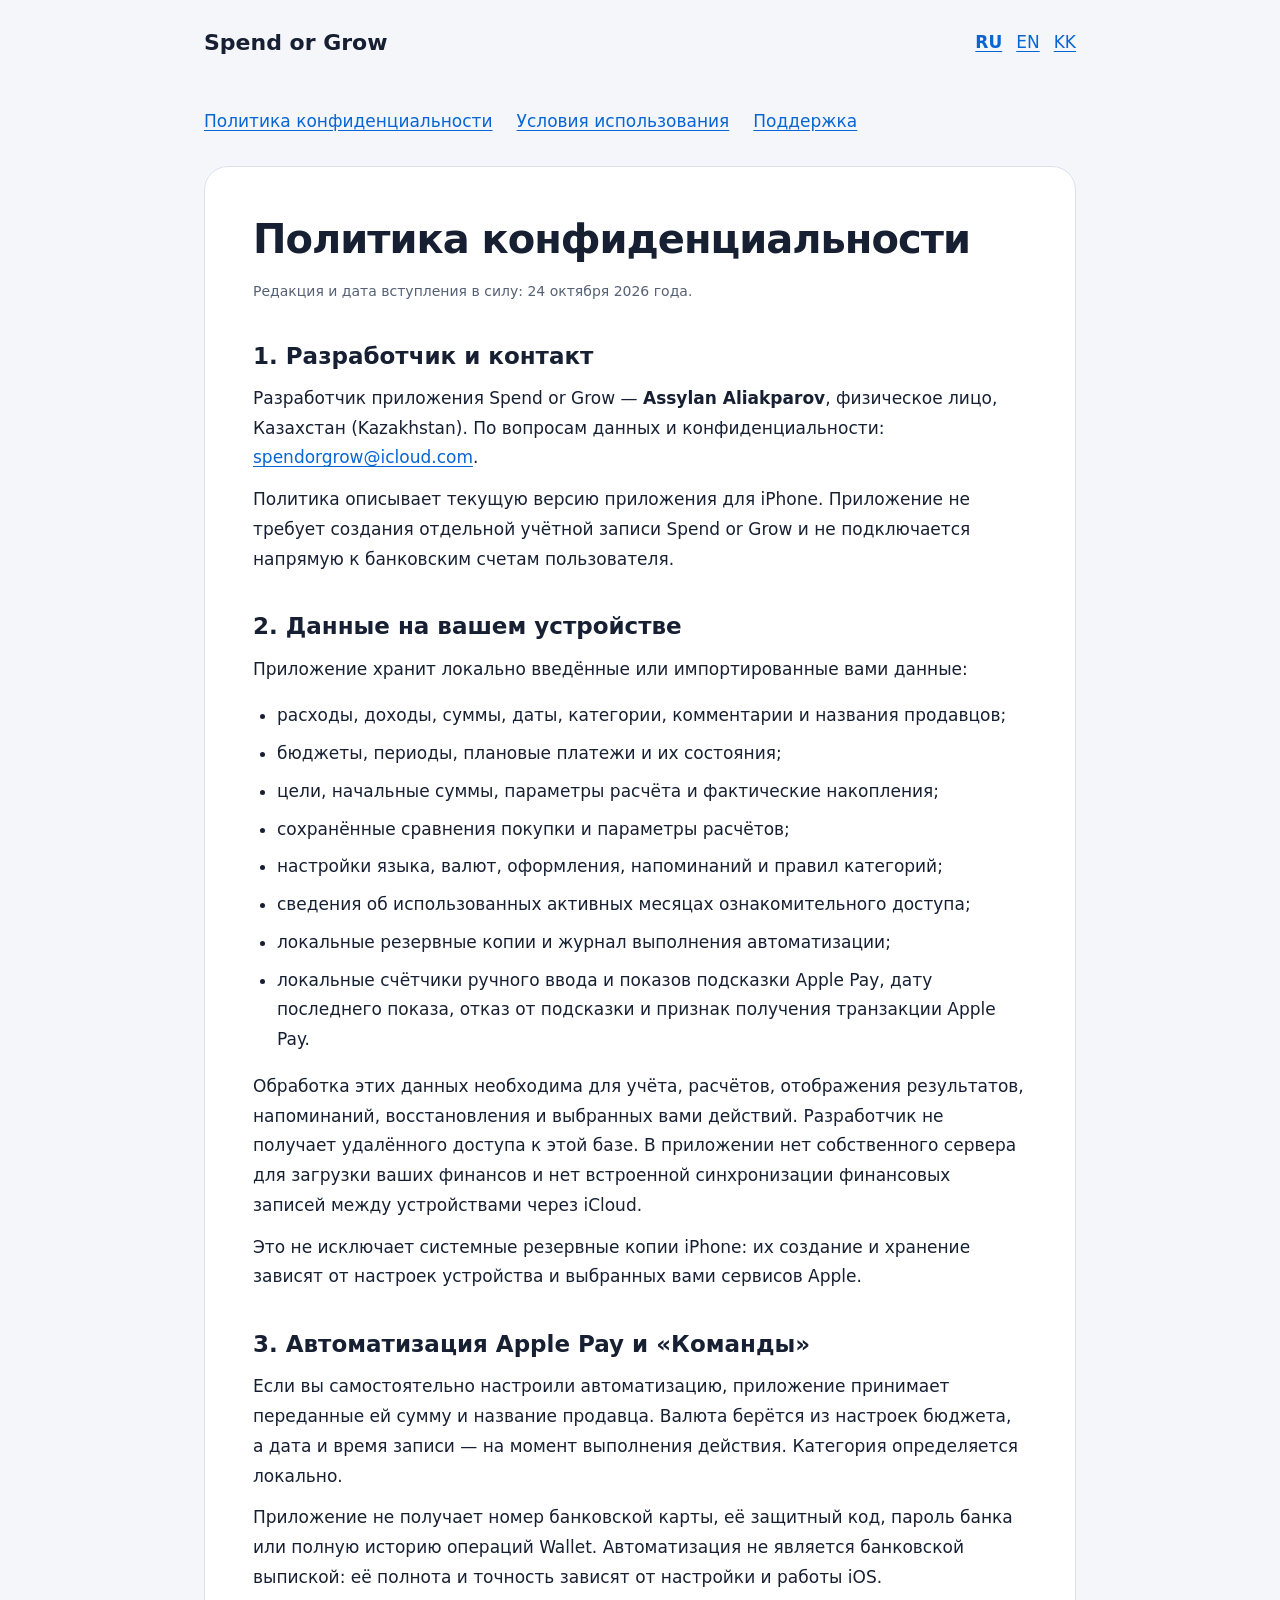
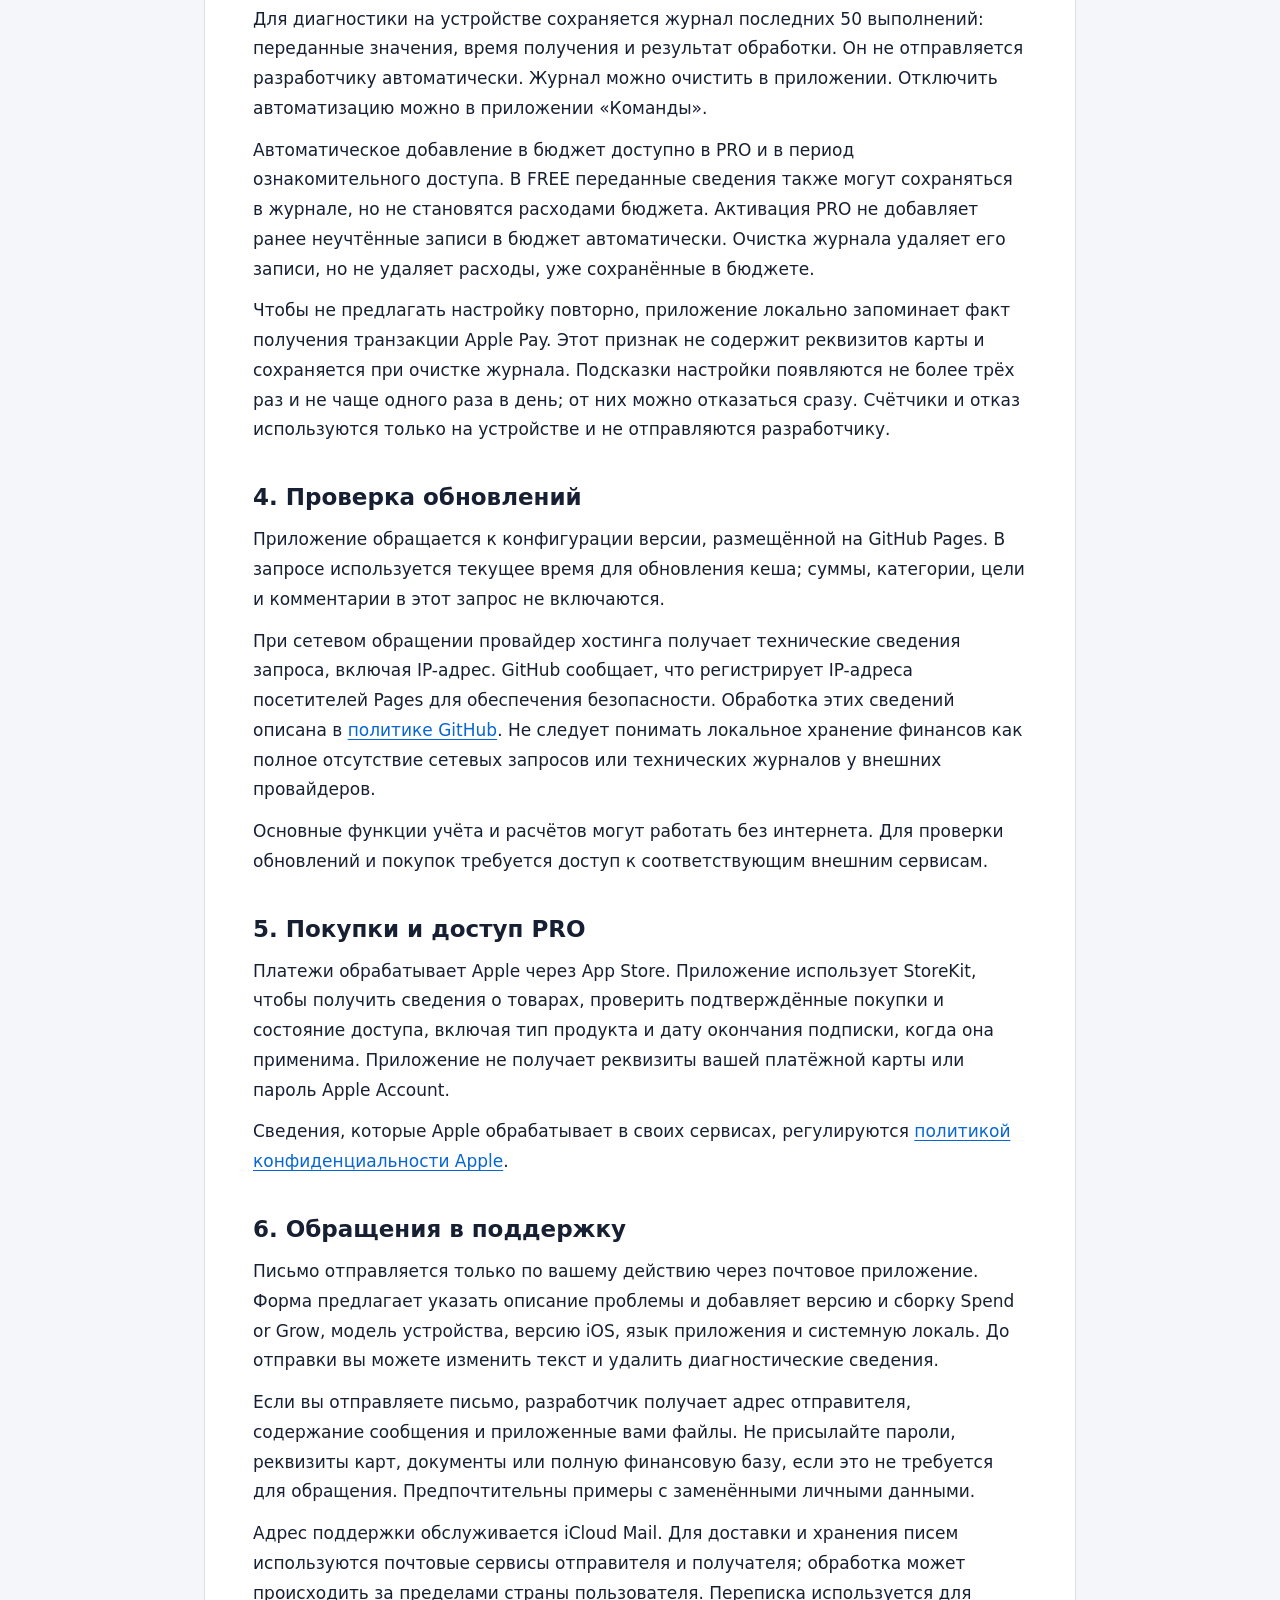
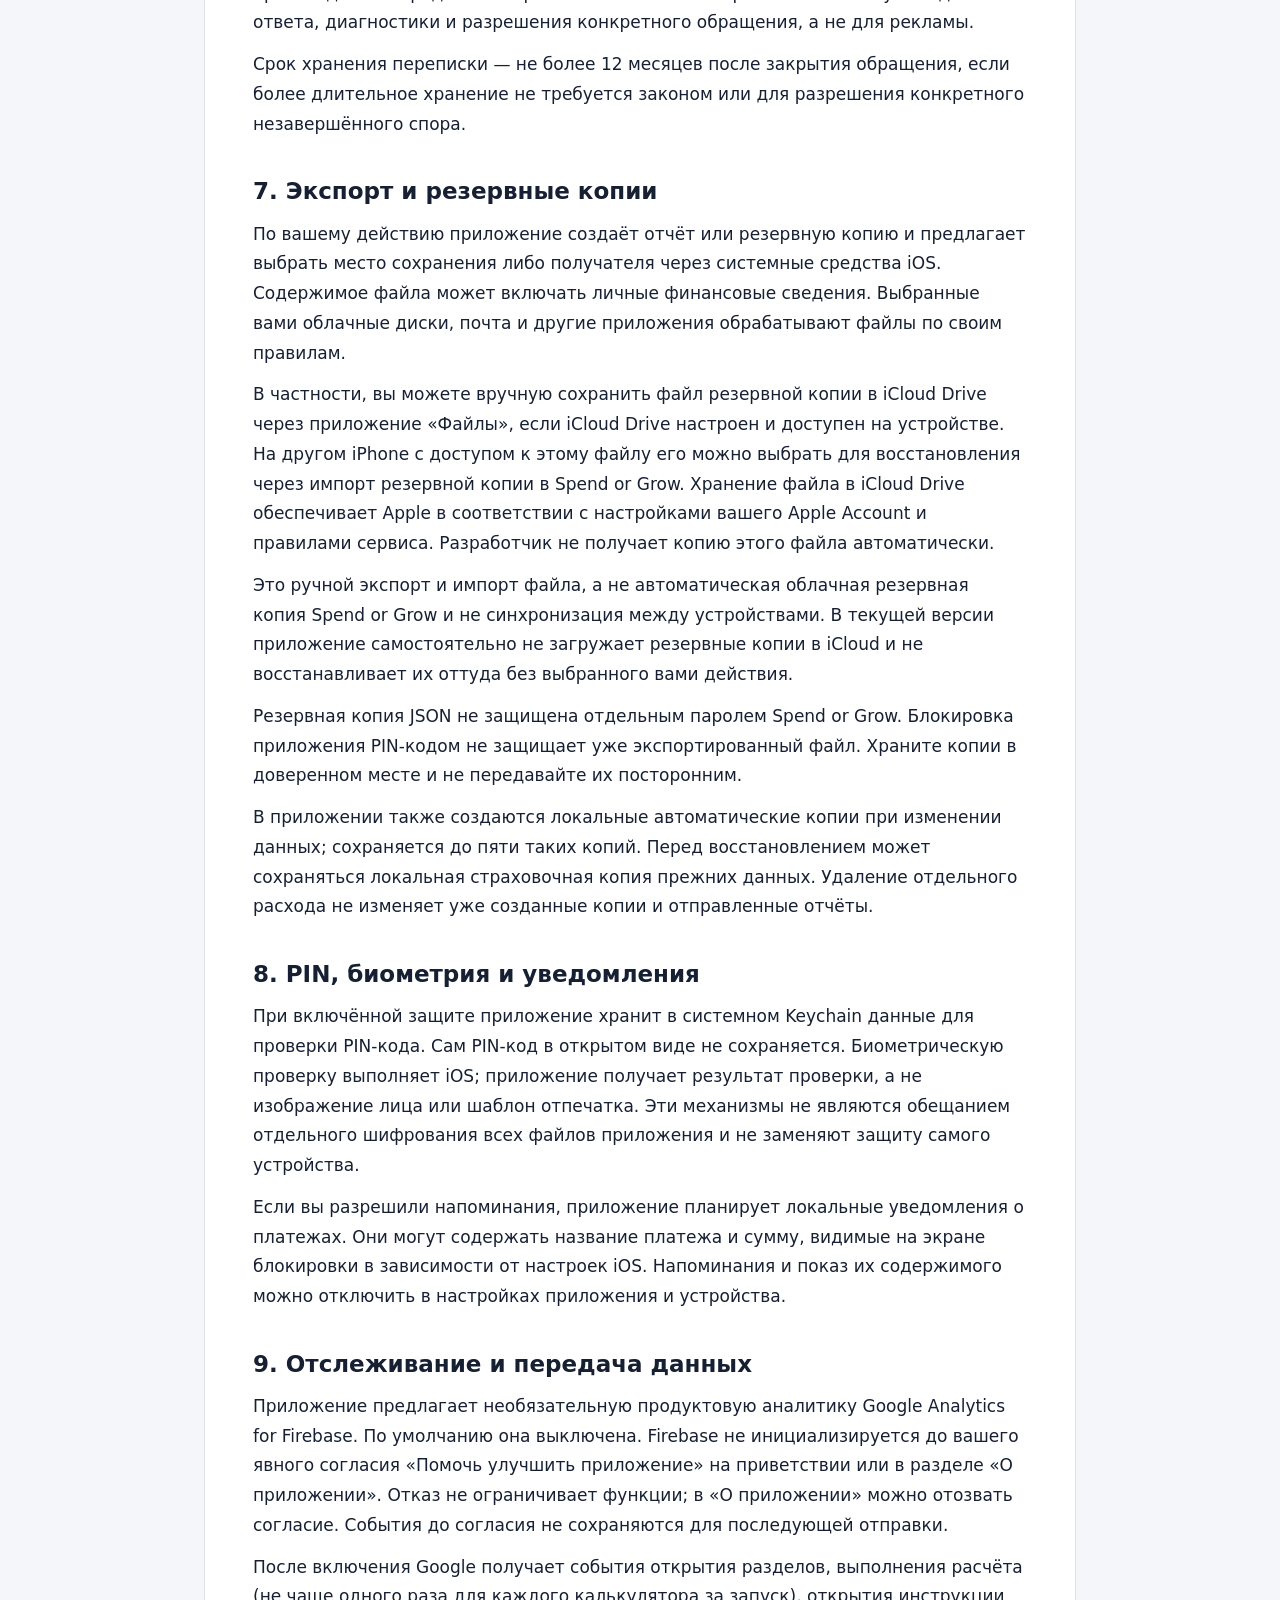
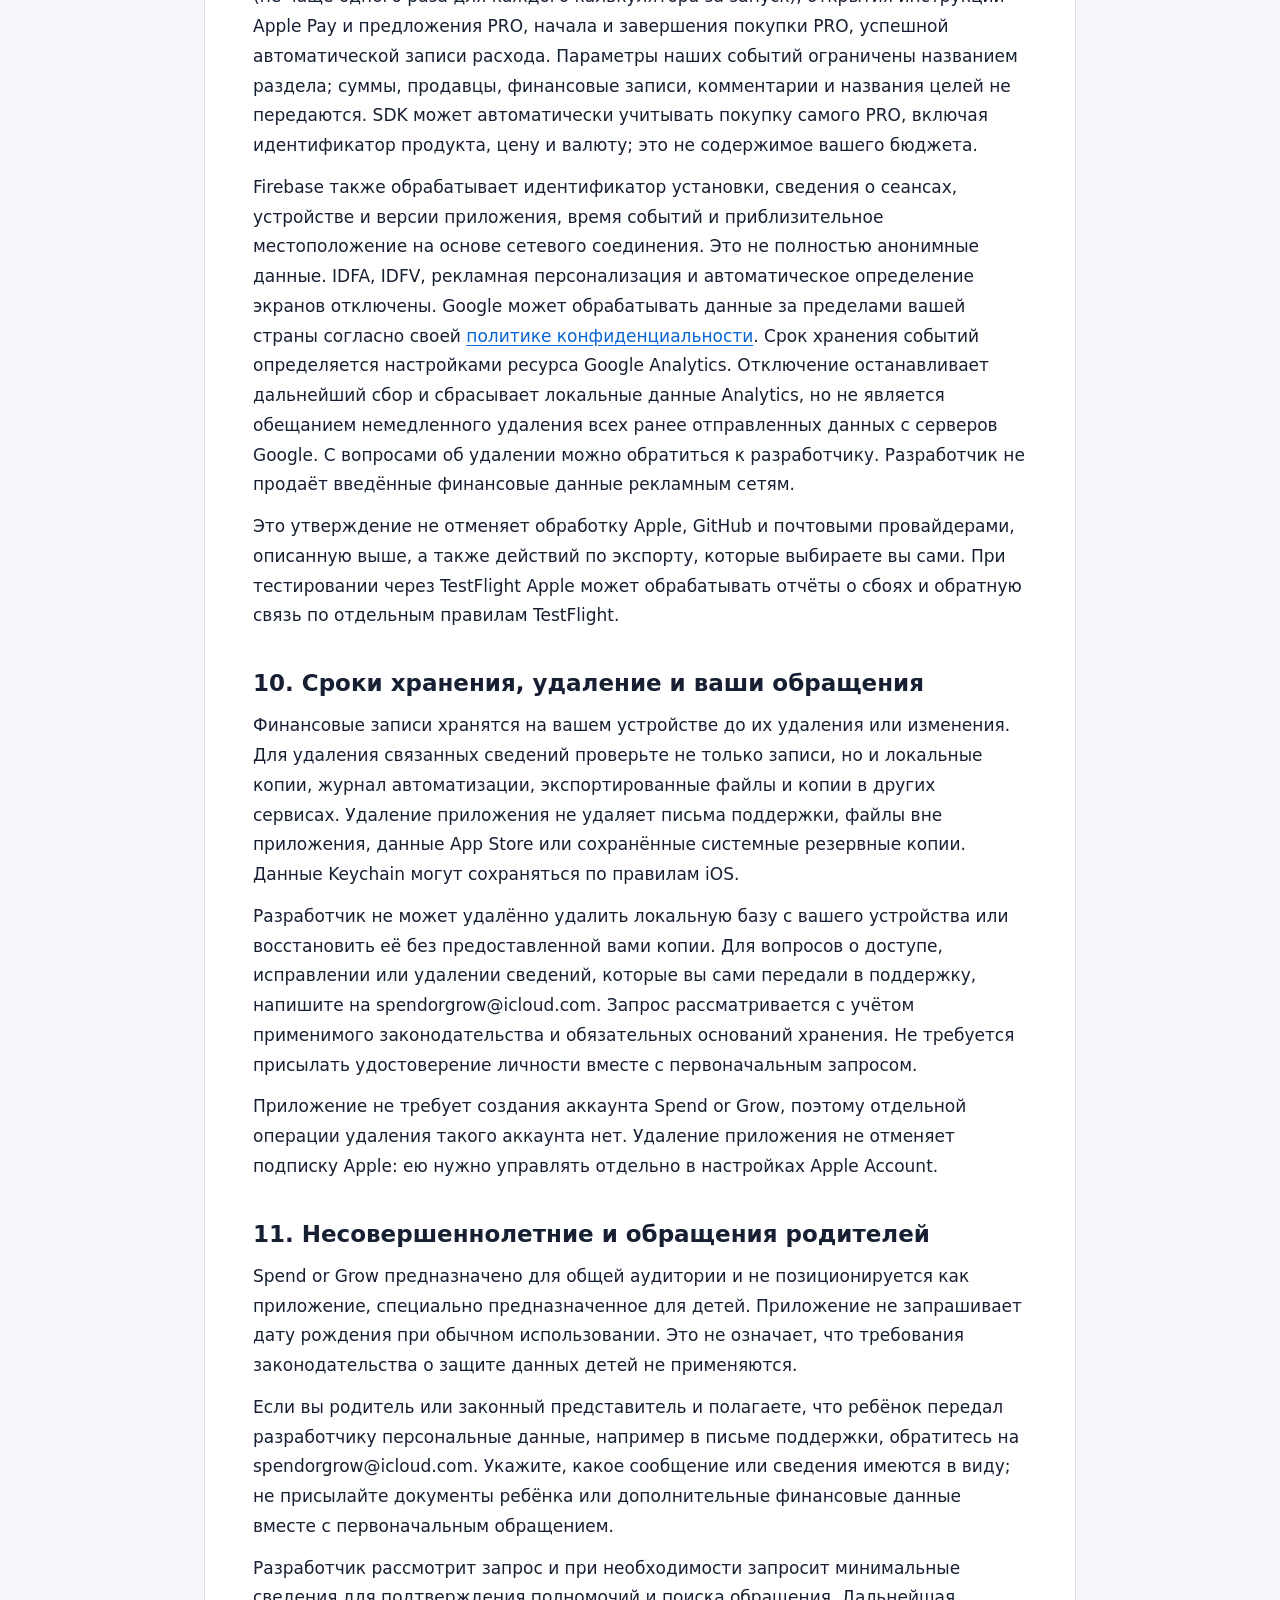
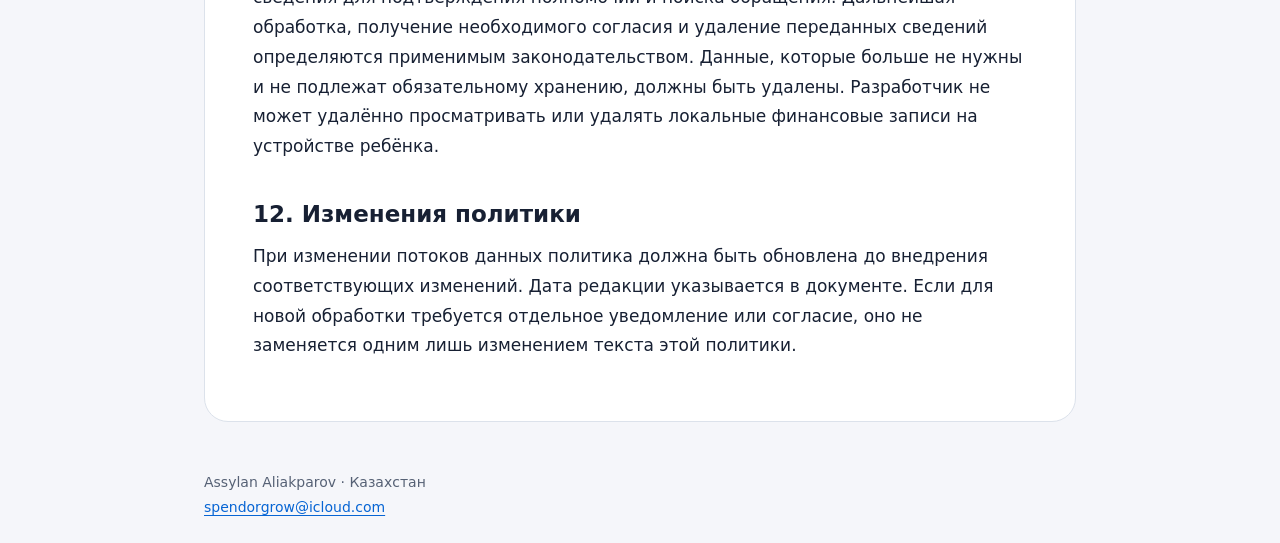
<file: ru/privacy.html>
<!doctype html>
<html lang="ru"><head><meta charset="utf-8"><meta name="viewport" content="width=device-width, initial-scale=1"><meta name="description" content="Политика конфиденциальности — Spend or Grow"><title>Политика конфиденциальности — Spend or Grow</title><link rel="stylesheet" href="../styles.css"></head><body><a class="skip" href="#content">Политика конфиденциальности</a><header><a class="brand" href="index.html">Spend or Grow</a><div class="languages" aria-label="Language"><a lang="ru" href="../ru/privacy.html" aria-current="page">RU</a><a lang="en" href="../en/privacy.html">EN</a><a lang="kk" href="../kk/privacy.html">KK</a></div></header><main id="content"><nav><a href="privacy.html" aria-current="page">Политика конфиденциальности</a><a href="terms.html">Условия использования</a><a href="support.html">Поддержка</a></nav><article><h1>Политика конфиденциальности</h1><p class="meta">Редакция и дата вступления в силу: 24 октября 2026 года.</p><h2>1. Разработчик и контакт</h2>
<p>Разработчик приложения Spend or Grow — <strong>Assylan Aliakparov</strong>, физическое лицо, Казахстан (Kazakhstan). По вопросам данных и конфиденциальности: <a href="mailto:spendorgrow@icloud.com">spendorgrow@icloud.com</a>.</p>
<p>Политика описывает текущую версию приложения для iPhone. Приложение не требует создания отдельной учётной записи Spend or Grow и не подключается напрямую к банковским счетам пользователя.</p>
<h2>2. Данные на вашем устройстве</h2>
<p>Приложение хранит локально введённые или импортированные вами данные:</p>
<ul><li>расходы, доходы, суммы, даты, категории, комментарии и названия продавцов;</li><li>бюджеты, периоды, плановые платежи и их состояния;</li><li>цели, начальные суммы, параметры расчёта и фактические накопления;</li><li>сохранённые сравнения покупки и параметры расчётов;</li><li>настройки языка, валют, оформления, напоминаний и правил категорий;</li><li>сведения об использованных активных месяцах ознакомительного доступа;</li><li>локальные резервные копии и журнал выполнения автоматизации;</li><li>локальные счётчики ручного ввода и показов подсказки Apple Pay, дату последнего   показа, отказ от подсказки и признак получения транзакции Apple Pay.</li></ul>
<p>Обработка этих данных необходима для учёта, расчётов, отображения результатов, напоминаний, восстановления и выбранных вами действий. Разработчик не получает удалённого доступа к этой базе. В приложении нет собственного сервера для загрузки ваших финансов и нет встроенной синхронизации финансовых записей между устройствами через iCloud.</p>
<p>Это не исключает системные резервные копии iPhone: их создание и хранение зависят от настроек устройства и выбранных вами сервисов Apple.</p>
<h2>3. Автоматизация Apple Pay и «Команды»</h2>
<p>Если вы самостоятельно настроили автоматизацию, приложение принимает переданные ей сумму и название продавца. Валюта берётся из настроек бюджета, а дата и время записи — на момент выполнения действия. Категория определяется локально.</p>
<p>Приложение не получает номер банковской карты, её защитный код, пароль банка или полную историю операций Wallet. Автоматизация не является банковской выпиской: её полнота и точность зависят от настройки и работы iOS.</p>
<p>Для диагностики на устройстве сохраняется журнал последних 50 выполнений: переданные значения, время получения и результат обработки. Он не отправляется разработчику автоматически. Журнал можно очистить в приложении. Отключить автоматизацию можно в приложении «Команды».</p>
<p>Автоматическое добавление в бюджет доступно в PRO и в период ознакомительного доступа. В FREE переданные сведения также могут сохраняться в журнале, но не становятся расходами бюджета. Активация PRO не добавляет ранее неучтённые записи в бюджет автоматически. Очистка журнала удаляет его записи, но не удаляет расходы, уже сохранённые в бюджете.</p>
<p>Чтобы не предлагать настройку повторно, приложение локально запоминает факт получения транзакции Apple Pay. Этот признак не содержит реквизитов карты и сохраняется при очистке журнала. Подсказки настройки появляются не более трёх раз и не чаще одного раза в день; от них можно отказаться сразу. Счётчики и отказ используются только на устройстве и не отправляются разработчику.</p>
<h2>4. Проверка обновлений</h2>
<p>Приложение обращается к конфигурации версии, размещённой на GitHub Pages. В запросе используется текущее время для обновления кеша; суммы, категории, цели и комментарии в этот запрос не включаются.</p>
<p>При сетевом обращении провайдер хостинга получает технические сведения запроса, включая IP-адрес. GitHub сообщает, что регистрирует IP-адреса посетителей Pages для обеспечения безопасности. Обработка этих сведений описана в <a href="https://docs.github.com/en/site-policy/privacy-policies/github-general-privacy-statement">политике GitHub</a>. Не следует понимать локальное хранение финансов как полное отсутствие сетевых запросов или технических журналов у внешних провайдеров.</p>
<p>Основные функции учёта и расчётов могут работать без интернета. Для проверки обновлений и покупок требуется доступ к соответствующим внешним сервисам.</p>
<h2>5. Покупки и доступ PRO</h2>
<p>Платежи обрабатывает Apple через App Store. Приложение использует StoreKit, чтобы получить сведения о товарах, проверить подтверждённые покупки и состояние доступа, включая тип продукта и дату окончания подписки, когда она применима. Приложение не получает реквизиты вашей платёжной карты или пароль Apple Account.</p>
<p>Сведения, которые Apple обрабатывает в своих сервисах, регулируются <a href="https://www.apple.com/legal/privacy/">политикой конфиденциальности Apple</a>.</p>
<h2>6. Обращения в поддержку</h2>
<p>Письмо отправляется только по вашему действию через почтовое приложение. Форма предлагает указать описание проблемы и добавляет версию и сборку Spend or Grow, модель устройства, версию iOS, язык приложения и системную локаль. До отправки вы можете изменить текст и удалить диагностические сведения.</p>
<p>Если вы отправляете письмо, разработчик получает адрес отправителя, содержание сообщения и приложенные вами файлы. Не присылайте пароли, реквизиты карт, документы или полную финансовую базу, если это не требуется для обращения. Предпочтительны примеры с заменёнными личными данными.</p>
<p>Адрес поддержки обслуживается iCloud Mail. Для доставки и хранения писем используются почтовые сервисы отправителя и получателя; обработка может происходить за пределами страны пользователя. Переписка используется для ответа, диагностики и разрешения конкретного обращения, а не для рекламы.</p>
<p>Срок хранения переписки — не более 12 месяцев после закрытия обращения, если более длительное хранение не требуется законом или для разрешения конкретного незавершённого спора.</p>
<h2>7. Экспорт и резервные копии</h2>
<p>По вашему действию приложение создаёт отчёт или резервную копию и предлагает выбрать место сохранения либо получателя через системные средства iOS. Содержимое файла может включать личные финансовые сведения. Выбранные вами облачные диски, почта и другие приложения обрабатывают файлы по своим правилам.</p>
<p>В частности, вы можете вручную сохранить файл резервной копии в iCloud Drive через приложение «Файлы», если iCloud Drive настроен и доступен на устройстве. На другом iPhone с доступом к этому файлу его можно выбрать для восстановления через импорт резервной копии в Spend or Grow. Хранение файла в iCloud Drive обеспечивает Apple в соответствии с настройками вашего Apple Account и правилами сервиса. Разработчик не получает копию этого файла автоматически.</p>
<p>Это ручной экспорт и импорт файла, а не автоматическая облачная резервная копия Spend or Grow и не синхронизация между устройствами. В текущей версии приложение самостоятельно не загружает резервные копии в iCloud и не восстанавливает их оттуда без выбранного вами действия.</p>
<p>Резервная копия JSON не защищена отдельным паролем Spend or Grow. Блокировка приложения PIN-кодом не защищает уже экспортированный файл. Храните копии в доверенном месте и не передавайте их посторонним.</p>
<p>В приложении также создаются локальные автоматические копии при изменении данных; сохраняется до пяти таких копий. Перед восстановлением может сохраняться локальная страховочная копия прежних данных. Удаление отдельного расхода не изменяет уже созданные копии и отправленные отчёты.</p>
<h2>8. PIN, биометрия и уведомления</h2>
<p>При включённой защите приложение хранит в системном Keychain данные для проверки PIN-кода. Сам PIN-код в открытом виде не сохраняется. Биометрическую проверку выполняет iOS; приложение получает результат проверки, а не изображение лица или шаблон отпечатка. Эти механизмы не являются обещанием отдельного шифрования всех файлов приложения и не заменяют защиту самого устройства.</p>
<p>Если вы разрешили напоминания, приложение планирует локальные уведомления о платежах. Они могут содержать название платежа и сумму, видимые на экране блокировки в зависимости от настроек iOS. Напоминания и показ их содержимого можно отключить в настройках приложения и устройства.</p>
<h2>9. Отслеживание и передача данных</h2>
<p>Приложение предлагает необязательную продуктовую аналитику Google Analytics for Firebase. По умолчанию она выключена. Firebase не инициализируется до вашего явного согласия «Помочь улучшить приложение» на приветствии или в разделе «О приложении». Отказ не ограничивает функции; в «О приложении» можно отозвать согласие. События до согласия не сохраняются для последующей отправки.</p>
<p>После включения Google получает события открытия разделов, выполнения расчёта (не чаще одного раза для каждого калькулятора за запуск), открытия инструкции Apple Pay и предложения PRO, начала и завершения покупки PRO, успешной автоматической записи расхода. Параметры наших событий ограничены названием раздела; суммы, продавцы, финансовые записи, комментарии и названия целей не передаются. SDK может автоматически учитывать покупку самого PRO, включая идентификатор продукта, цену и валюту; это не содержимое вашего бюджета.</p>
<p>Firebase также обрабатывает идентификатор установки, сведения о сеансах, устройстве и версии приложения, время событий и приблизительное местоположение на основе сетевого соединения. Это не полностью анонимные данные. IDFA, IDFV, рекламная персонализация и автоматическое определение экранов отключены. Google может обрабатывать данные за пределами вашей страны согласно своей <a href="https://policies.google.com/privacy">политике конфиденциальности</a>. Срок хранения событий определяется настройками ресурса Google Analytics. Отключение останавливает дальнейший сбор и сбрасывает локальные данные Analytics, но не является обещанием немедленного удаления всех ранее отправленных данных с серверов Google. С вопросами об удалении можно обратиться к разработчику. Разработчик не продаёт введённые финансовые данные рекламным сетям.</p>
<p>Это утверждение не отменяет обработку Apple, GitHub и почтовыми провайдерами, описанную выше, а также действий по экспорту, которые выбираете вы сами. При тестировании через TestFlight Apple может обрабатывать отчёты о сбоях и обратную связь по отдельным правилам TestFlight.</p>
<h2>10. Сроки хранения, удаление и ваши обращения</h2>
<p>Финансовые записи хранятся на вашем устройстве до их удаления или изменения. Для удаления связанных сведений проверьте не только записи, но и локальные копии, журнал автоматизации, экспортированные файлы и копии в других сервисах. Удаление приложения не удаляет письма поддержки, файлы вне приложения, данные App Store или сохранённые системные резервные копии. Данные Keychain могут сохраняться по правилам iOS.</p>
<p>Разработчик не может удалённо удалить локальную базу с вашего устройства или восстановить её без предоставленной вами копии. Для вопросов о доступе, исправлении или удалении сведений, которые вы сами передали в поддержку, напишите на spendorgrow@icloud.com. Запрос рассматривается с учётом применимого законодательства и обязательных оснований хранения. Не требуется присылать удостоверение личности вместе с первоначальным запросом.</p>
<p>Приложение не требует создания аккаунта Spend or Grow, поэтому отдельной операции удаления такого аккаунта нет. Удаление приложения не отменяет подписку Apple: ею нужно управлять отдельно в настройках Apple Account.</p>
<h2>11. Несовершеннолетние и обращения родителей</h2>
<p>Spend or Grow предназначено для общей аудитории и не позиционируется как приложение, специально предназначенное для детей. Приложение не запрашивает дату рождения при обычном использовании. Это не означает, что требования законодательства о защите данных детей не применяются.</p>
<p>Если вы родитель или законный представитель и полагаете, что ребёнок передал разработчику персональные данные, например в письме поддержки, обратитесь на spendorgrow@icloud.com. Укажите, какое сообщение или сведения имеются в виду; не присылайте документы ребёнка или дополнительные финансовые данные вместе с первоначальным обращением.</p>
<p>Разработчик рассмотрит запрос и при необходимости запросит минимальные сведения для подтверждения полномочий и поиска обращения. Дальнейшая обработка, получение необходимого согласия и удаление переданных сведений определяются применимым законодательством. Данные, которые больше не нужны и не подлежат обязательному хранению, должны быть удалены. Разработчик не может удалённо просматривать или удалять локальные финансовые записи на устройстве ребёнка.</p>
<h2>12. Изменения политики</h2>
<p>При изменении потоков данных политика должна быть обновлена до внедрения соответствующих изменений. Дата редакции указывается в документе. Если для новой обработки требуется отдельное уведомление или согласие, оно не заменяется одним лишь изменением текста этой политики.</p></article></main><footer>Assylan Aliakparov · Казахстан<br><a href="mailto:spendorgrow@icloud.com">spendorgrow@icloud.com</a></footer></body></html>
</file>
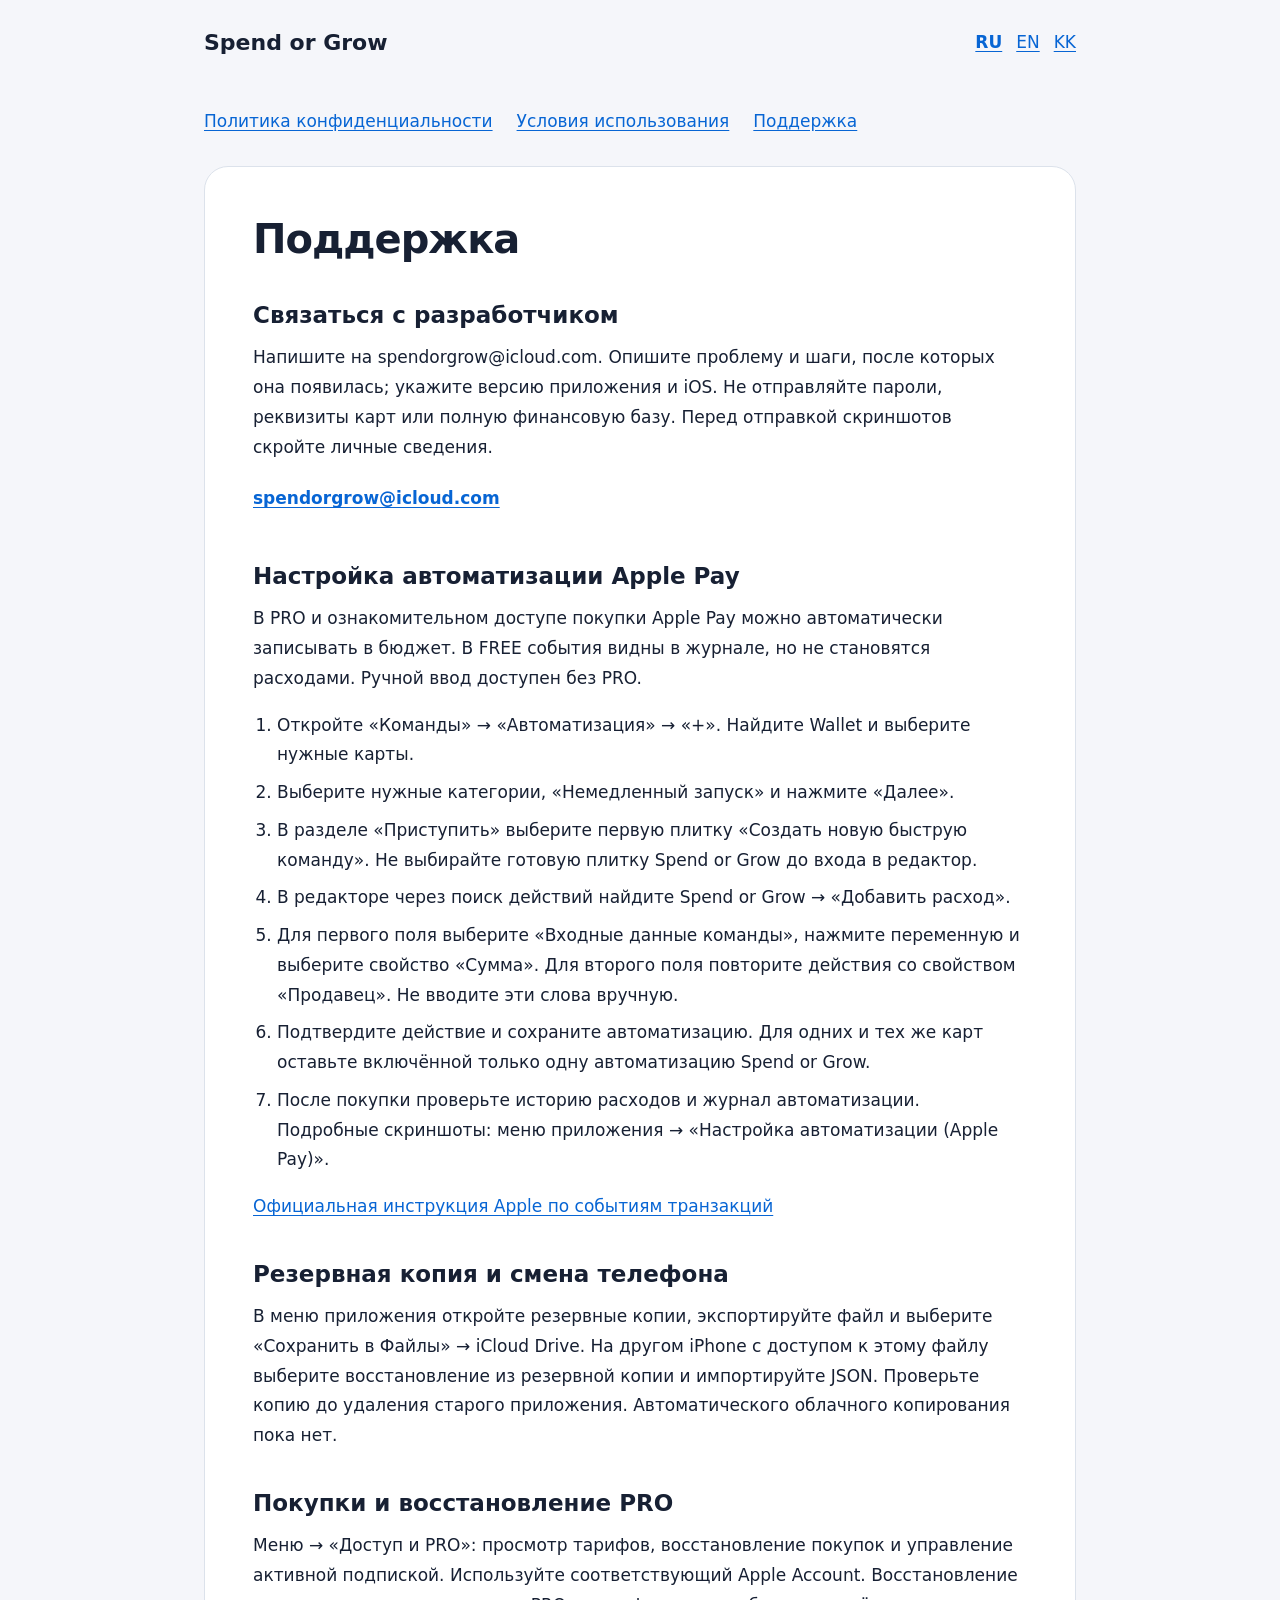
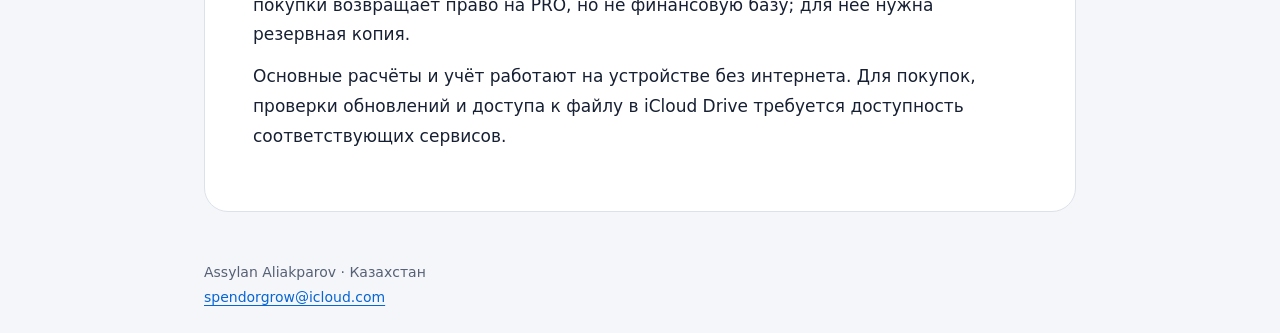
<file: ru/support.html>
<!doctype html>
<html lang="ru"><head><meta charset="utf-8"><meta name="viewport" content="width=device-width, initial-scale=1"><meta name="description" content="Поддержка — Spend or Grow"><title>Поддержка — Spend or Grow</title><link rel="stylesheet" href="../styles.css"></head><body><a class="skip" href="#content">Поддержка</a><header><a class="brand" href="index.html">Spend or Grow</a><div class="languages" aria-label="Language"><a lang="ru" href="../ru/support.html" aria-current="page">RU</a><a lang="en" href="../en/support.html">EN</a><a lang="kk" href="../kk/support.html">KK</a></div></header><main id="content"><nav><a href="privacy.html">Политика конфиденциальности</a><a href="terms.html">Условия использования</a><a href="support.html" aria-current="page">Поддержка</a></nav><article><h1>Поддержка</h1><h2>Связаться с разработчиком</h2><p>Напишите на spendorgrow@icloud.com. Опишите проблему и шаги, после которых она появилась; укажите версию приложения и iOS. Не отправляйте пароли, реквизиты карт или полную финансовую базу. Перед отправкой скриншотов скройте личные сведения.</p><a class="email" href="mailto:spendorgrow@icloud.com">spendorgrow@icloud.com</a><h2>Настройка автоматизации Apple Pay</h2><p>В PRO и ознакомительном доступе покупки Apple Pay можно автоматически записывать в бюджет. В FREE события видны в журнале, но не становятся расходами. Ручной ввод доступен без PRO.</p><ol><li>Откройте «Команды» → «Автоматизация» → «+». Найдите Wallet и выберите нужные карты.</li><li>Выберите нужные категории, «Немедленный запуск» и нажмите «Далее».</li><li>В разделе «Приступить» выберите первую плитку «Создать новую быструю команду». Не выбирайте готовую плитку Spend or Grow до входа в редактор.</li><li>В редакторе через поиск действий найдите Spend or Grow → «Добавить расход».</li><li>Для первого поля выберите «Входные данные команды», нажмите переменную и выберите свойство «Сумма». Для второго поля повторите действия со свойством «Продавец». Не вводите эти слова вручную.</li><li>Подтвердите действие и сохраните автоматизацию. Для одних и тех же карт оставьте включённой только одну автоматизацию Spend or Grow.</li><li>После покупки проверьте историю расходов и журнал автоматизации. Подробные скриншоты: меню приложения → «Настройка автоматизации (Apple Pay)».</li></ol><p><a href="https://support.apple.com/guide/shortcuts/apd65c67538a/ios">Официальная инструкция Apple по событиям транзакций</a></p><h2>Резервная копия и смена телефона</h2><p>В меню приложения откройте резервные копии, экспортируйте файл и выберите «Сохранить в Файлы» → iCloud Drive. На другом iPhone с доступом к этому файлу выберите восстановление из резервной копии и импортируйте JSON. Проверьте копию до удаления старого приложения. Автоматического облачного копирования пока нет.</p><h2>Покупки и восстановление PRO</h2><p>Меню → «Доступ и PRO»: просмотр тарифов, восстановление покупок и управление активной подпиской. Используйте соответствующий Apple Account. Восстановление покупки возвращает право на PRO, но не финансовую базу; для неё нужна резервная копия.</p><p>Основные расчёты и учёт работают на устройстве без интернета. Для покупок, проверки обновлений и доступа к файлу в iCloud Drive требуется доступность соответствующих сервисов.</p></article></main><footer>Assylan Aliakparov · Казахстан<br><a href="mailto:spendorgrow@icloud.com">spendorgrow@icloud.com</a></footer></body></html>
</file>
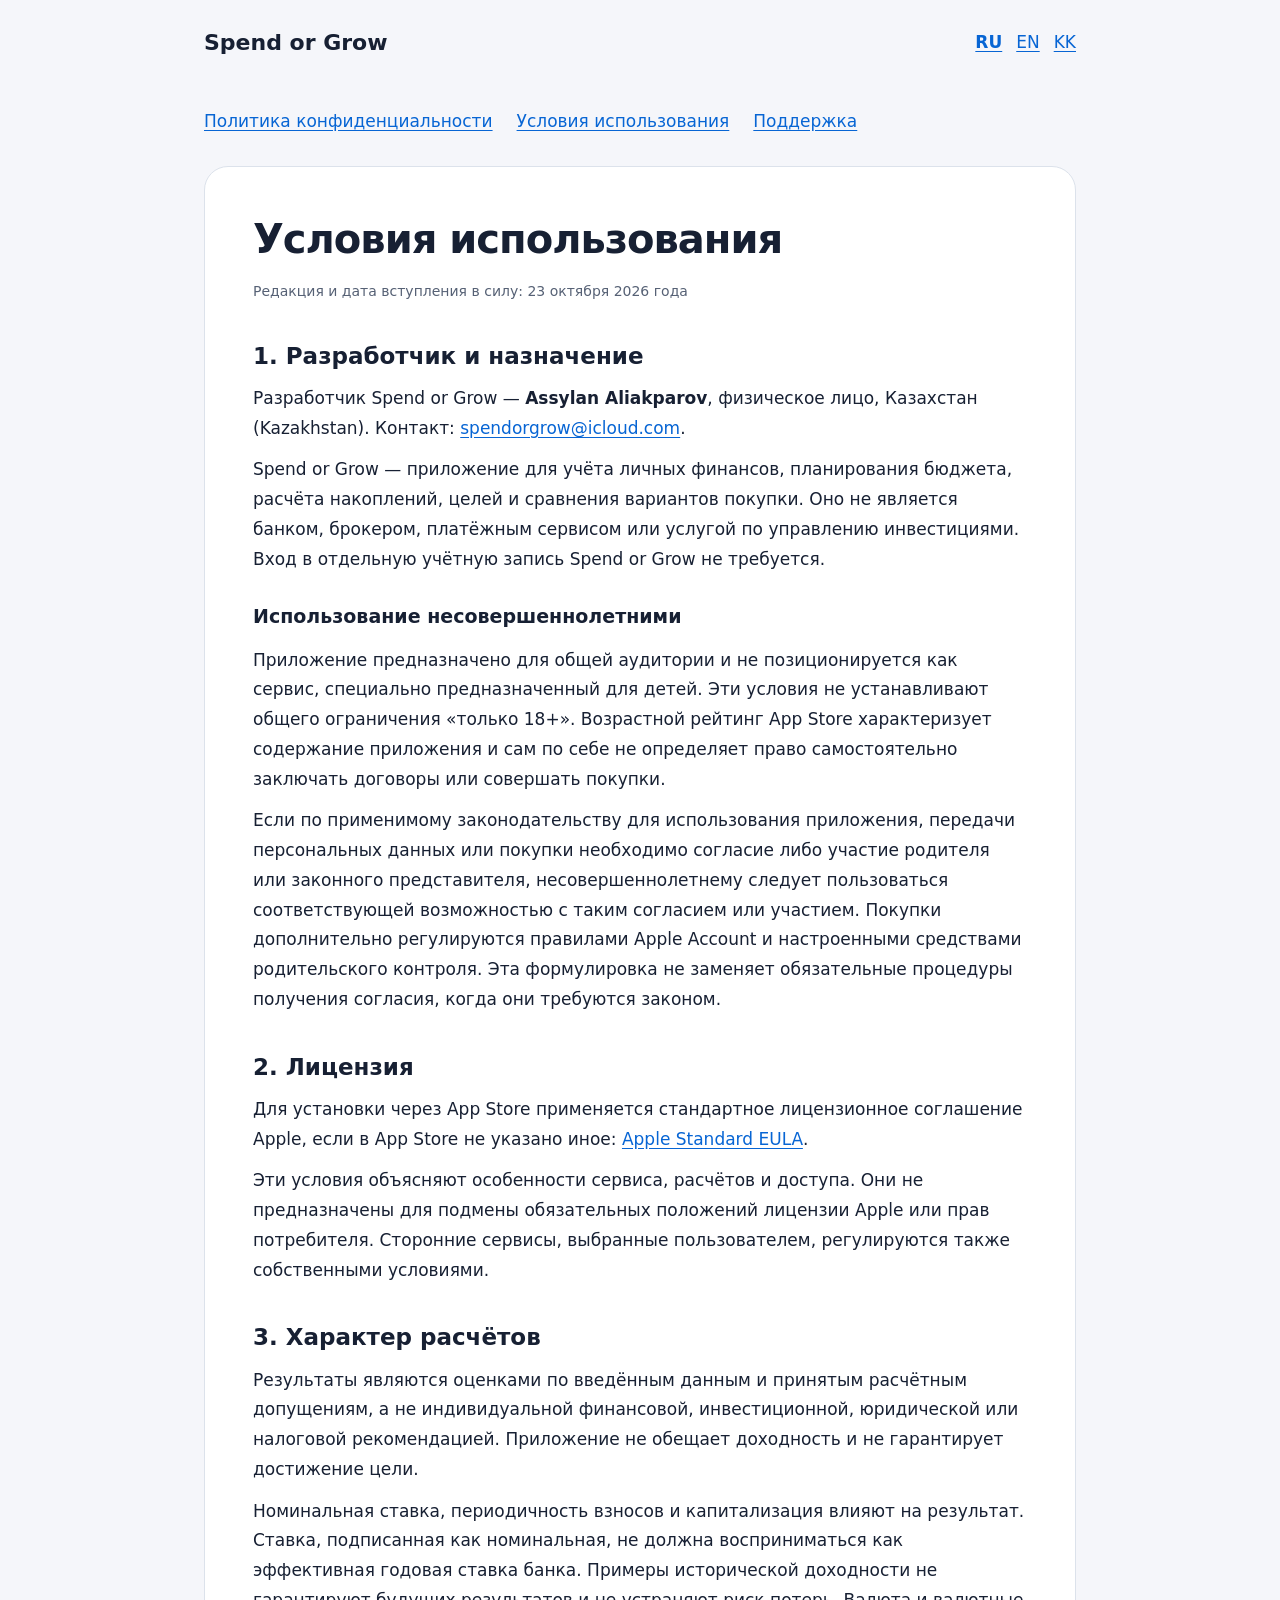
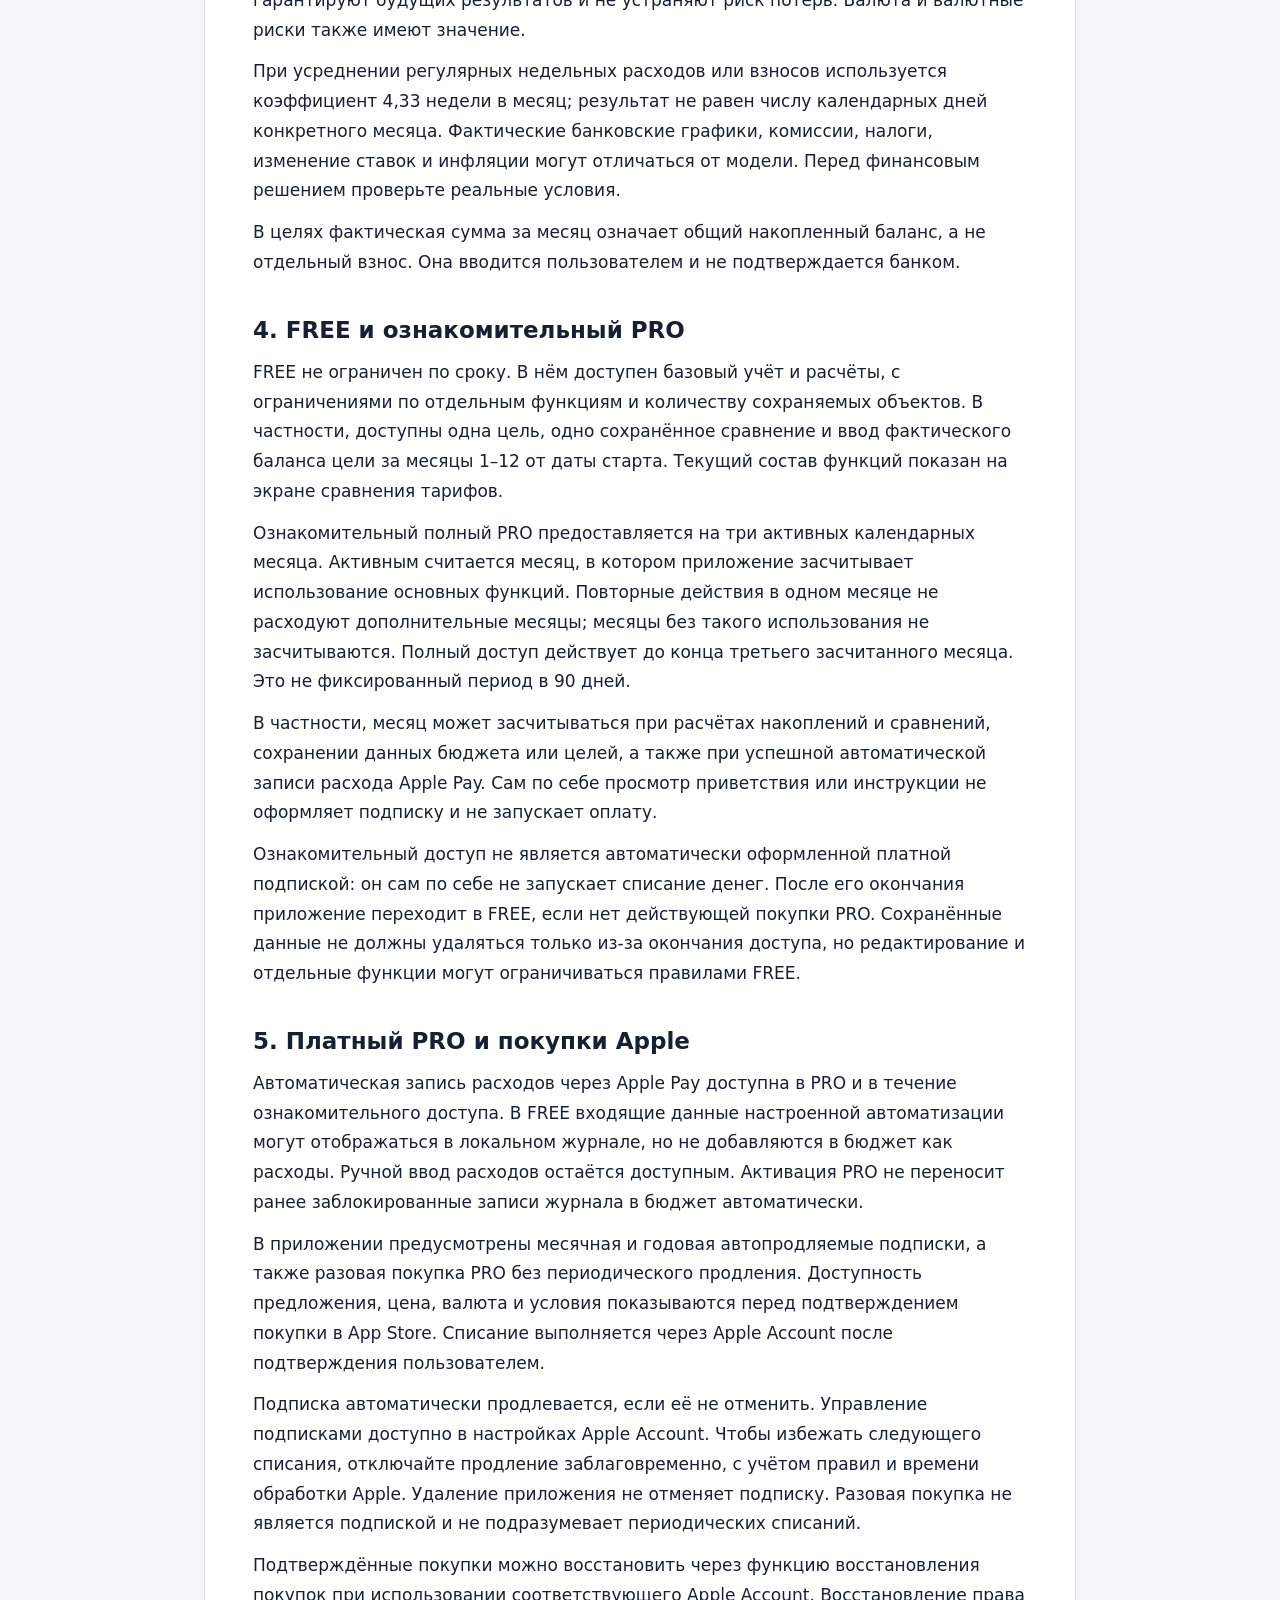
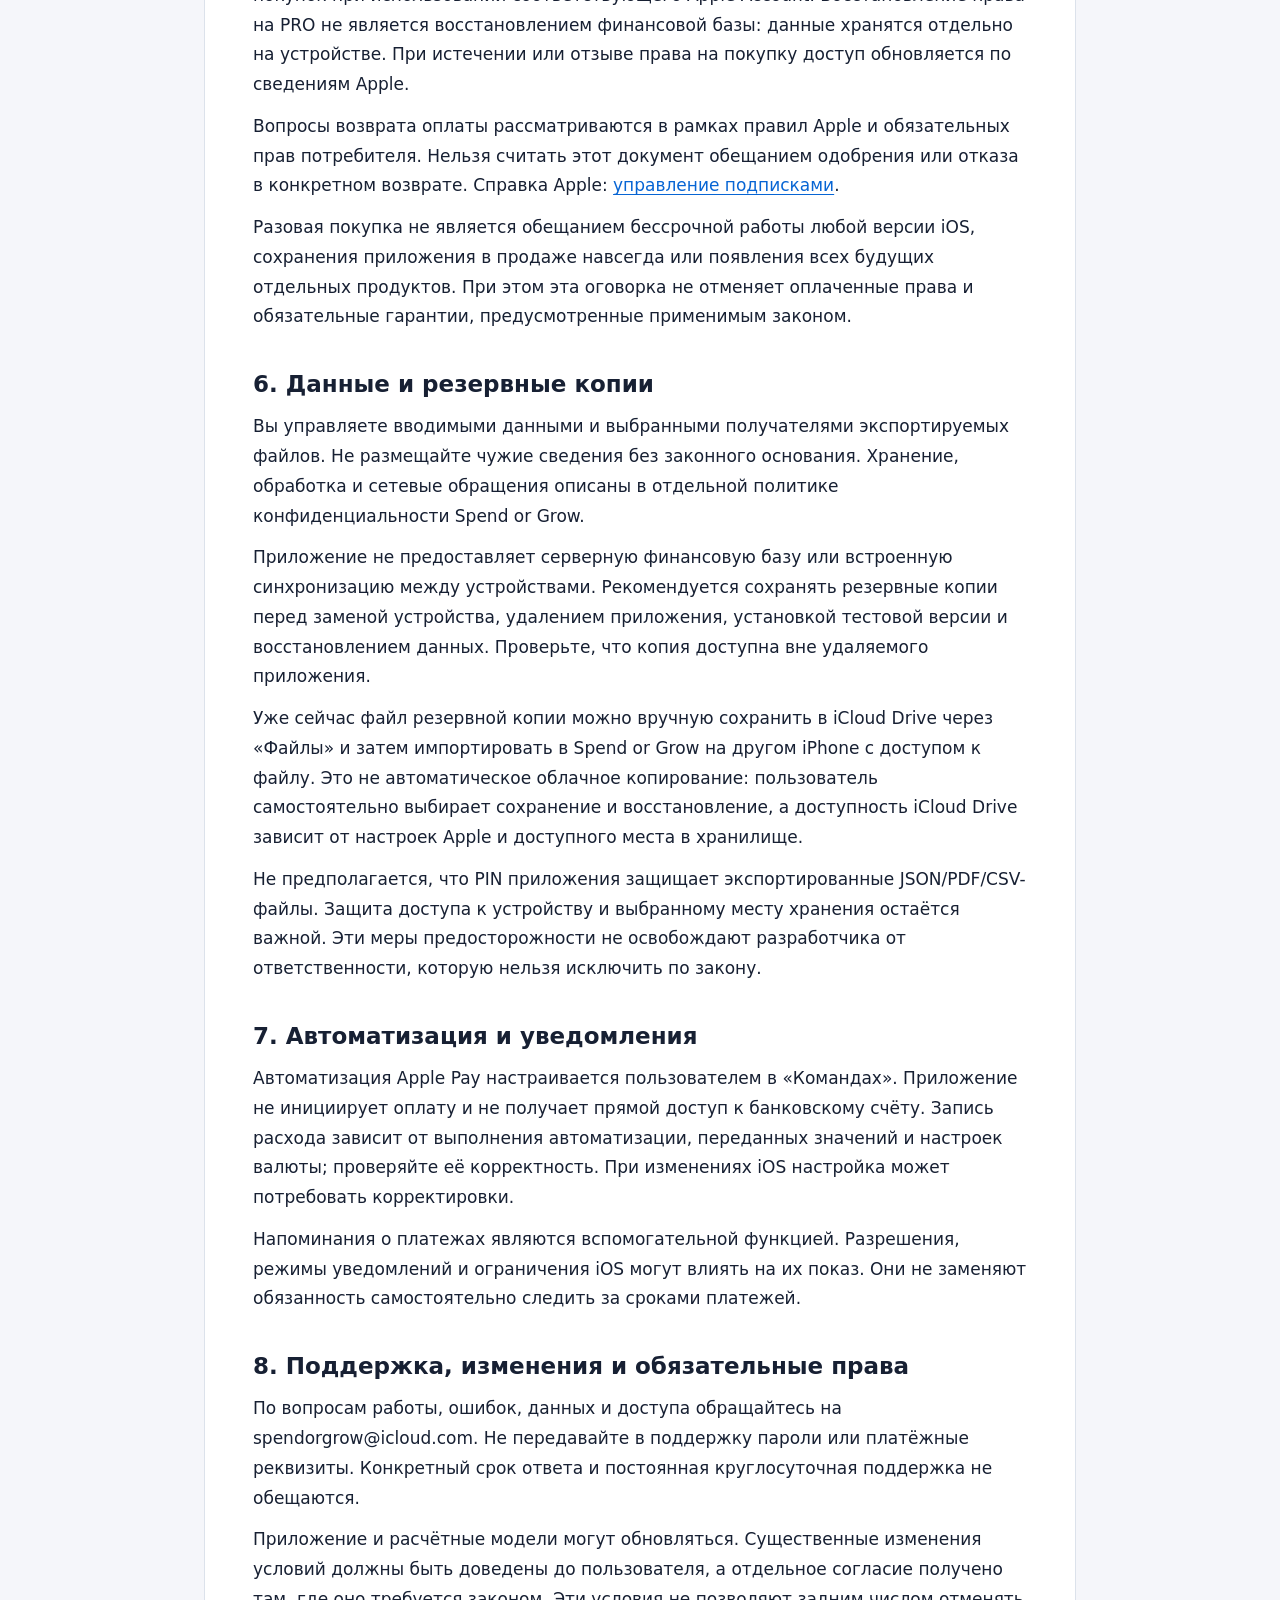
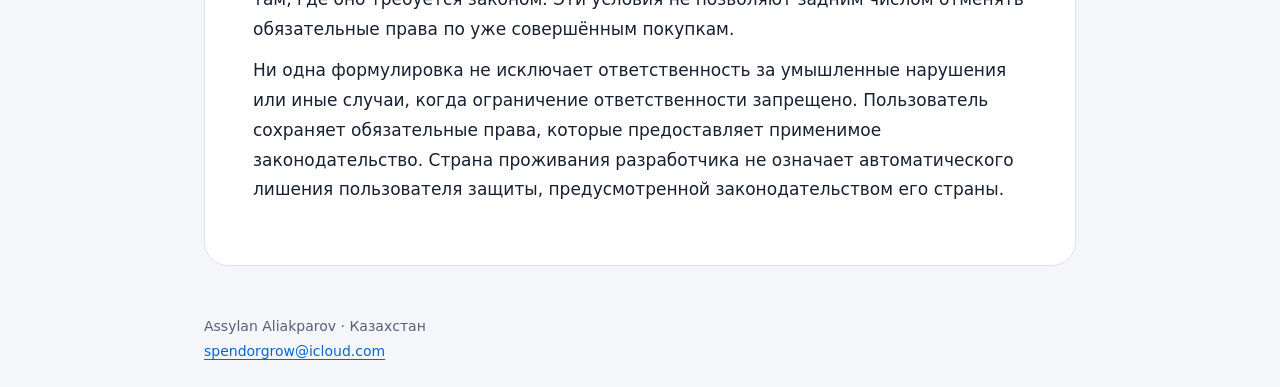
<file: ru/terms.html>
<!doctype html>
<html lang="ru"><head><meta charset="utf-8"><meta name="viewport" content="width=device-width, initial-scale=1"><meta name="description" content="Условия использования — Spend or Grow"><title>Условия использования — Spend or Grow</title><link rel="stylesheet" href="../styles.css"></head><body><a class="skip" href="#content">Условия использования</a><header><a class="brand" href="index.html">Spend or Grow</a><div class="languages" aria-label="Language"><a lang="ru" href="../ru/terms.html" aria-current="page">RU</a><a lang="en" href="../en/terms.html">EN</a><a lang="kk" href="../kk/terms.html">KK</a></div></header><main id="content"><nav><a href="privacy.html">Политика конфиденциальности</a><a href="terms.html" aria-current="page">Условия использования</a><a href="support.html">Поддержка</a></nav><article><h1>Условия использования</h1><p class="meta">Редакция и дата вступления в силу: 23 октября 2026 года</p><h2>1. Разработчик и назначение</h2>
<p>Разработчик Spend or Grow — <strong>Assylan Aliakparov</strong>, физическое лицо, Казахстан (Kazakhstan). Контакт: <a href="mailto:spendorgrow@icloud.com">spendorgrow@icloud.com</a>.</p>
<p>Spend or Grow — приложение для учёта личных финансов, планирования бюджета, расчёта накоплений, целей и сравнения вариантов покупки. Оно не является банком, брокером, платёжным сервисом или услугой по управлению инвестициями. Вход в отдельную учётную запись Spend or Grow не требуется.</p>
<h3>Использование несовершеннолетними</h3>
<p>Приложение предназначено для общей аудитории и не позиционируется как сервис, специально предназначенный для детей. Эти условия не устанавливают общего ограничения «только 18+». Возрастной рейтинг App Store характеризует содержание приложения и сам по себе не определяет право самостоятельно заключать договоры или совершать покупки.</p>
<p>Если по применимому законодательству для использования приложения, передачи персональных данных или покупки необходимо согласие либо участие родителя или законного представителя, несовершеннолетнему следует пользоваться соответствующей возможностью с таким согласием или участием. Покупки дополнительно регулируются правилами Apple Account и настроенными средствами родительского контроля. Эта формулировка не заменяет обязательные процедуры получения согласия, когда они требуются законом.</p>
<h2>2. Лицензия</h2>
<p>Для установки через App Store применяется стандартное лицензионное соглашение Apple, если в App Store не указано иное: <a href="https://www.apple.com/legal/internet-services/itunes/dev/stdeula/">Apple Standard EULA</a>.</p>
<p>Эти условия объясняют особенности сервиса, расчётов и доступа. Они не предназначены для подмены обязательных положений лицензии Apple или прав потребителя. Сторонние сервисы, выбранные пользователем, регулируются также собственными условиями.</p>
<h2>3. Характер расчётов</h2>
<p>Результаты являются оценками по введённым данным и принятым расчётным допущениям, а не индивидуальной финансовой, инвестиционной, юридической или налоговой рекомендацией. Приложение не обещает доходность и не гарантирует достижение цели.</p>
<p>Номинальная ставка, периодичность взносов и капитализация влияют на результат. Ставка, подписанная как номинальная, не должна восприниматься как эффективная годовая ставка банка. Примеры исторической доходности не гарантируют будущих результатов и не устраняют риск потерь. Валюта и валютные риски также имеют значение.</p>
<p>При усреднении регулярных недельных расходов или взносов используется коэффициент 4,33 недели в месяц; результат не равен числу календарных дней конкретного месяца. Фактические банковские графики, комиссии, налоги, изменение ставок и инфляции могут отличаться от модели. Перед финансовым решением проверьте реальные условия.</p>
<p>В целях фактическая сумма за месяц означает общий накопленный баланс, а не отдельный взнос. Она вводится пользователем и не подтверждается банком.</p>
<h2>4. FREE и ознакомительный PRO</h2>
<p>FREE не ограничен по сроку. В нём доступен базовый учёт и расчёты, с ограничениями по отдельным функциям и количеству сохраняемых объектов. В частности, доступны одна цель, одно сохранённое сравнение и ввод фактического баланса цели за месяцы 1–12 от даты старта. Текущий состав функций показан на экране сравнения тарифов.</p>
<p>Ознакомительный полный PRO предоставляется на три активных календарных месяца. Активным считается месяц, в котором приложение засчитывает использование основных функций. Повторные действия в одном месяце не расходуют дополнительные месяцы; месяцы без такого использования не засчитываются. Полный доступ действует до конца третьего засчитанного месяца. Это не фиксированный период в 90 дней.</p>
<p>В частности, месяц может засчитываться при расчётах накоплений и сравнений, сохранении данных бюджета или целей, а также при успешной автоматической записи расхода Apple Pay. Сам по себе просмотр приветствия или инструкции не оформляет подписку и не запускает оплату.</p>
<p>Ознакомительный доступ не является автоматически оформленной платной подпиской: он сам по себе не запускает списание денег. После его окончания приложение переходит в FREE, если нет действующей покупки PRO. Сохранённые данные не должны удаляться только из-за окончания доступа, но редактирование и отдельные функции могут ограничиваться правилами FREE.</p>
<h2>5. Платный PRO и покупки Apple</h2>
<p>Автоматическая запись расходов через Apple Pay доступна в PRO и в течение ознакомительного доступа. В FREE входящие данные настроенной автоматизации могут отображаться в локальном журнале, но не добавляются в бюджет как расходы. Ручной ввод расходов остаётся доступным. Активация PRO не переносит ранее заблокированные записи журнала в бюджет автоматически.</p>
<p>В приложении предусмотрены месячная и годовая автопродляемые подписки, а также разовая покупка PRO без периодического продления. Доступность предложения, цена, валюта и условия показываются перед подтверждением покупки в App Store. Списание выполняется через Apple Account после подтверждения пользователем.</p>
<p>Подписка автоматически продлевается, если её не отменить. Управление подписками доступно в настройках Apple Account. Чтобы избежать следующего списания, отключайте продление заблаговременно, с учётом правил и времени обработки Apple. Удаление приложения не отменяет подписку. Разовая покупка не является подпиской и не подразумевает периодических списаний.</p>
<p>Подтверждённые покупки можно восстановить через функцию восстановления покупок при использовании соответствующего Apple Account. Восстановление права на PRO не является восстановлением финансовой базы: данные хранятся отдельно на устройстве. При истечении или отзыве права на покупку доступ обновляется по сведениям Apple.</p>
<p>Вопросы возврата оплаты рассматриваются в рамках правил Apple и обязательных прав потребителя. Нельзя считать этот документ обещанием одобрения или отказа в конкретном возврате. Справка Apple: <a href="https://support.apple.com/118428">управление подписками</a>.</p>
<p>Разовая покупка не является обещанием бессрочной работы любой версии iOS, сохранения приложения в продаже навсегда или появления всех будущих отдельных продуктов. При этом эта оговорка не отменяет оплаченные права и обязательные гарантии, предусмотренные применимым законом.</p>
<h2>6. Данные и резервные копии</h2>
<p>Вы управляете вводимыми данными и выбранными получателями экспортируемых файлов. Не размещайте чужие сведения без законного основания. Хранение, обработка и сетевые обращения описаны в отдельной политике конфиденциальности Spend or Grow.</p>
<p>Приложение не предоставляет серверную финансовую базу или встроенную синхронизацию между устройствами. Рекомендуется сохранять резервные копии перед заменой устройства, удалением приложения, установкой тестовой версии и восстановлением данных. Проверьте, что копия доступна вне удаляемого приложения.</p>
<p>Уже сейчас файл резервной копии можно вручную сохранить в iCloud Drive через «Файлы» и затем импортировать в Spend or Grow на другом iPhone с доступом к файлу. Это не автоматическое облачное копирование: пользователь самостоятельно выбирает сохранение и восстановление, а доступность iCloud Drive зависит от настроек Apple и доступного места в хранилище.</p>
<p>Не предполагается, что PIN приложения защищает экспортированные JSON/PDF/CSV-файлы. Защита доступа к устройству и выбранному месту хранения остаётся важной. Эти меры предосторожности не освобождают разработчика от ответственности, которую нельзя исключить по закону.</p>
<h2>7. Автоматизация и уведомления</h2>
<p>Автоматизация Apple Pay настраивается пользователем в «Командах». Приложение не инициирует оплату и не получает прямой доступ к банковскому счёту. Запись расхода зависит от выполнения автоматизации, переданных значений и настроек валюты; проверяйте её корректность. При изменениях iOS настройка может потребовать корректировки.</p>
<p>Напоминания о платежах являются вспомогательной функцией. Разрешения, режимы уведомлений и ограничения iOS могут влиять на их показ. Они не заменяют обязанность самостоятельно следить за сроками платежей.</p>
<h2>8. Поддержка, изменения и обязательные права</h2>
<p>По вопросам работы, ошибок, данных и доступа обращайтесь на spendorgrow@icloud.com. Не передавайте в поддержку пароли или платёжные реквизиты. Конкретный срок ответа и постоянная круглосуточная поддержка не обещаются.</p>
<p>Приложение и расчётные модели могут обновляться. Существенные изменения условий должны быть доведены до пользователя, а отдельное согласие получено там, где оно требуется законом. Эти условия не позволяют задним числом отменять обязательные права по уже совершённым покупкам.</p>
<p>Ни одна формулировка не исключает ответственность за умышленные нарушения или иные случаи, когда ограничение ответственности запрещено. Пользователь сохраняет обязательные права, которые предоставляет применимое законодательство. Страна проживания разработчика не означает автоматического лишения пользователя защиты, предусмотренной законодательством его страны.</p></article></main><footer>Assylan Aliakparov · Казахстан<br><a href="mailto:spendorgrow@icloud.com">spendorgrow@icloud.com</a></footer></body></html>
</file>
<file: styles.css>
:root{color-scheme:light dark;--bg:#f5f6fa;--surface:#fff;--text:#172033;--muted:#566175;--line:#dce2eb;--blue:#0765d4}*{box-sizing:border-box}body{margin:0;background:var(--bg);color:var(--text);font:17px/1.75 system-ui,-apple-system,sans-serif}a{color:var(--blue);text-underline-offset:.18em}a:focus-visible{outline:3px solid var(--blue);outline-offset:4px}header,main,footer{max-width:920px;margin:auto;padding:24px}header{display:flex;justify-content:space-between;gap:20px;align-items:center;flex-wrap:wrap}.brand{font-weight:750;font-size:22px;color:var(--text);text-decoration:none}.languages{display:flex;gap:14px}.languages [aria-current]{font-weight:800;text-decoration:underline}nav{display:flex;gap:10px 24px;flex-wrap:wrap;margin:20px 0 30px}main{padding-top:0}article{background:var(--surface);border:1px solid var(--line);border-radius:24px;padding:clamp(20px,5vw,48px)}h1{font-size:clamp(28px,5vw,40px);line-height:1.2;letter-spacing:-.025em;margin:0 0 16px}h2{font-size:23px;line-height:1.4;margin:36px 0 12px}h3{font-size:19px;margin:26px 0 10px}p{margin:12px 0;overflow-wrap:anywhere}li{margin:8px 0}ul,ol{padding-left:24px}.meta,footer{color:var(--muted);font-size:14px}.cards{display:grid;gap:14px}.cards a{display:block;border:1px solid var(--line);border-radius:14px;padding:18px;font-weight:650}.email{display:inline-block;margin:10px 0;font-weight:650}.skip{position:absolute;left:-9999px}.skip:focus{left:16px;top:16px;background:var(--surface);padding:10px;z-index:2}@media(prefers-color-scheme:dark){:root{--bg:#10141c;--surface:#181f2c;--text:#eef2fa;--muted:#b1bdcf;--line:#354156;--blue:#75b6ff}}@media(max-width:420px){header,main,footer{padding:18px}article{border-radius:18px}body{font-size:16px}}
</file>
